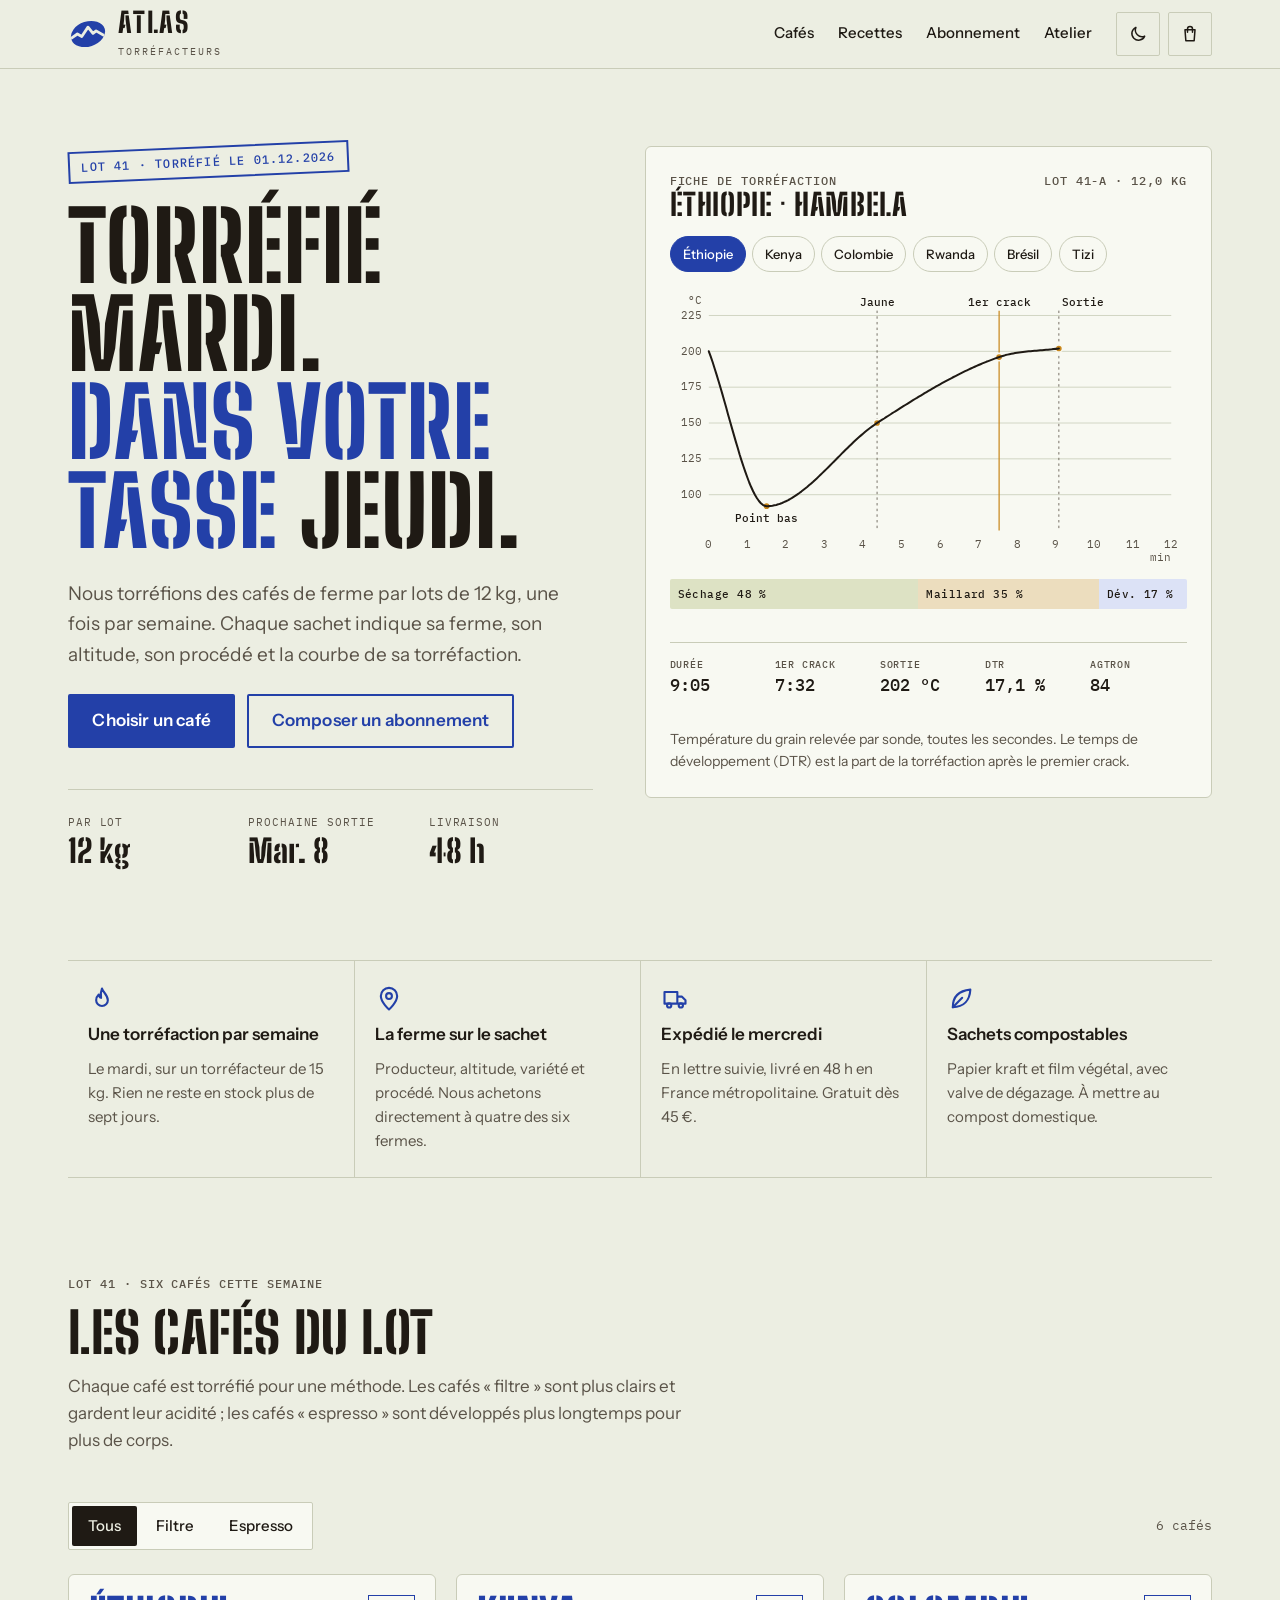
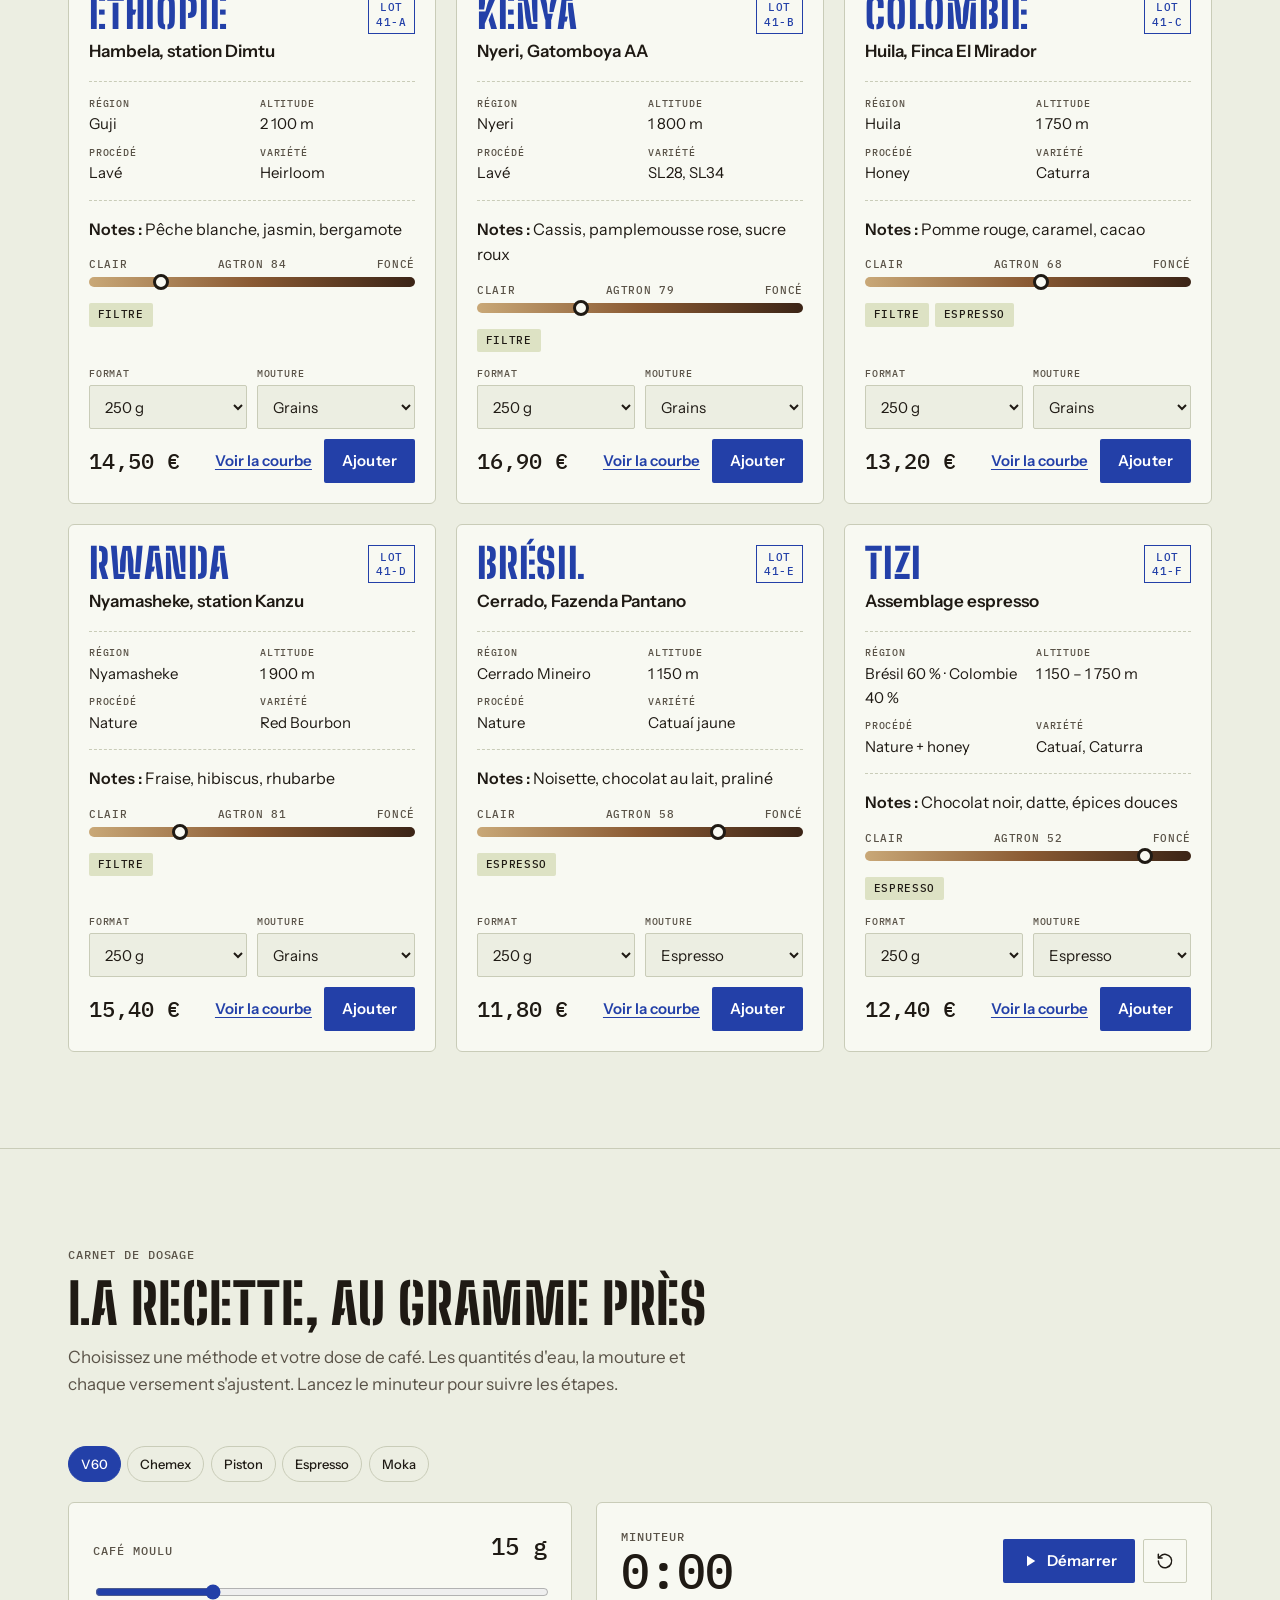
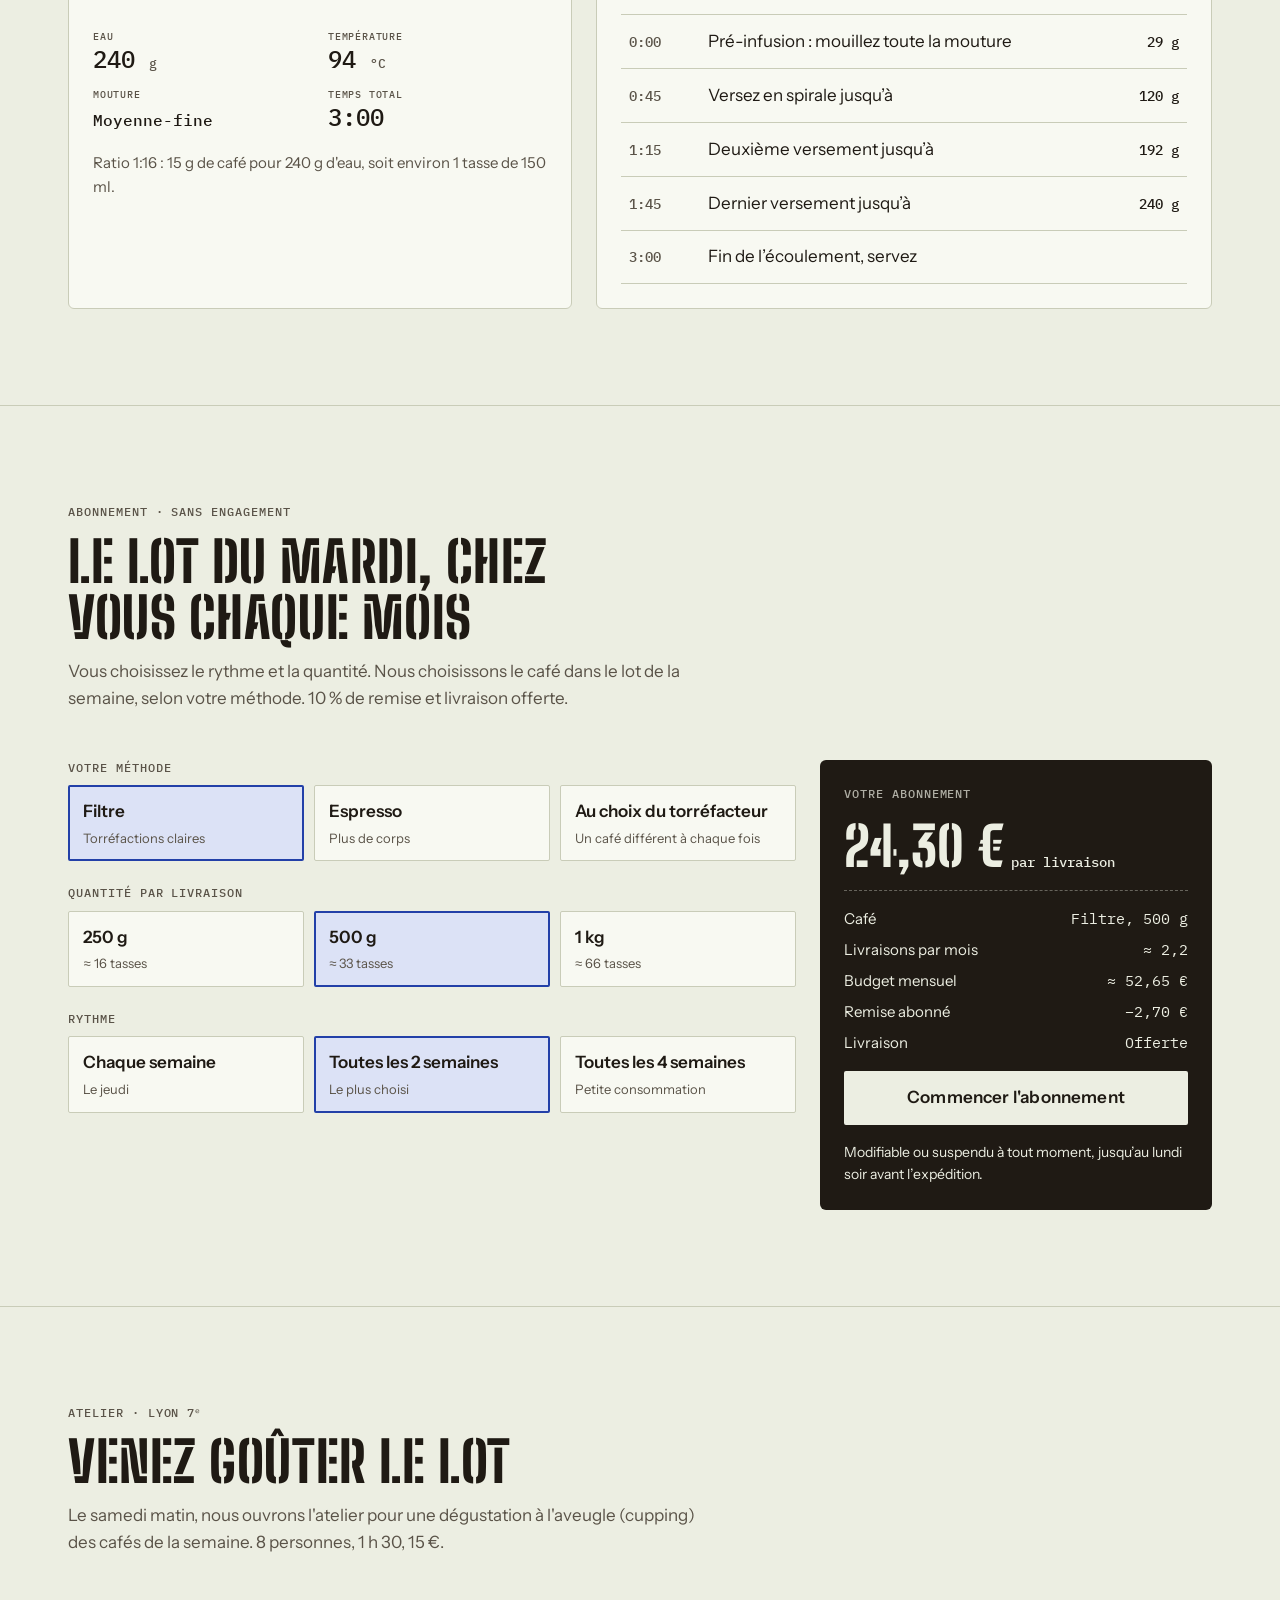
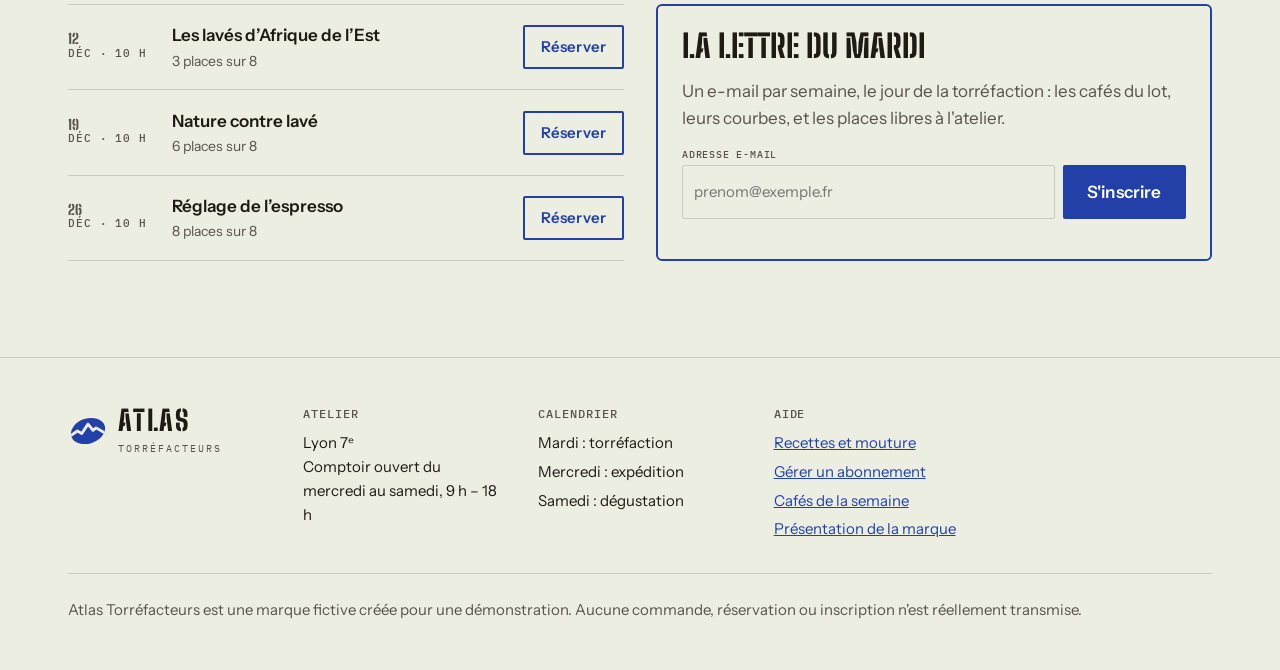
<file: atlas/index.html>
<!DOCTYPE html>
<html lang="fr">
<head>
<meta charset="utf-8">
<meta name="viewport" content="width=device-width, initial-scale=1, viewport-fit=cover">
<title>Atlas Torréfacteurs</title>
<meta name="description" content="Atlas Torréfacteurs : cafés de spécialité torréfiés en petits lots le mardi, expédiés en 48 h, avec la courbe de torréfaction de chaque lot.">
<link rel="icon" href="assets/logo/atlas-mark.svg" type="image/svg+xml">
<link rel="preconnect" href="https://fonts.googleapis.com">
<link rel="preconnect" href="https://fonts.gstatic.com" crossorigin>
<link rel="stylesheet" href="https://fonts.googleapis.com/css2?family=Big+Shoulders+Stencil:wght@700;800&family=IBM+Plex+Mono:wght@400;500&family=Instrument+Sans:wght@400;500;600&display=swap">
<link rel="stylesheet" href="assets/design-tokens.css">
<style>
/* Layout : fiche d'atelier — titre au pochoir à gauche, fiche de torréfaction vivante à droite ;
   la boutique reprend les étiquettes de sacs de jute, les recettes un carnet de dosage. */
:root {
  /* Repris de assets/design-tokens.css (design-system), redéclarés ici pour le thème sombre. */
  --color-background: #ECEEE2;
  --color-surface: #F8F9F2;
  --color-foreground: #1F1A14;
  --color-muted-foreground: #5A5348;
  --color-border: #C9CCB8;
  --color-primary: #2340A8;
  --color-primary-hover: #182E7E;
  --color-primary-soft: #DCE2F6;
  --color-on-primary: #FFFFFF;
  --color-secondary: #6E7A3C;
  --color-secondary-soft: #DDE2C4;
  --color-accent: #C8861A;
  --color-scrim: rgba(20, 17, 13, .5);
  /* Échelle Agtron : couleurs réelles du grain, identiques dans les deux thèmes. */
  --agtron-95: #C9A877;
  --agtron-70: #8A5A33;
  --agtron-45: #3B2416;

  --font-display: 'Big Shoulders Stencil', 'Arial Narrow', 'Helvetica Neue', sans-serif;
  --font-body: 'Instrument Sans', 'Helvetica Neue', Arial, sans-serif;
  --font-mono: 'IBM Plex Mono', ui-monospace, Menlo, Consolas, monospace;

  --step--1: .8125rem;
  --step-0: 1.0625rem;
  --step-1: 1.375rem;
  --step-2: clamp(2.4rem, 5vw, 3.5rem);
  --step-3: clamp(3.4rem, 8vw, 6rem);

  --radius-sm: 2px;
  --radius-md: 6px;
  --gutter: clamp(16px, 4vw, 48px);
  --ease: cubic-bezier(.2, .7, .2, 1);
}
@media (prefers-color-scheme: dark) {
  :root:not([data-theme="light"]) {
    --color-background: #14110D; --color-surface: #1E1A15; --color-foreground: #ECEADF;
    --color-muted-foreground: #B3AC9C; --color-border: #3A342B; --color-primary: #8FA3F5;
    --color-primary-hover: #B4C2F8; --color-primary-soft: #232B4A; --color-on-primary: #0F1430;
    --color-secondary: #A9B56E; --color-secondary-soft: #2A2E1C; --color-accent: #E2A443;
    --color-scrim: rgba(0, 0, 0, .65);
    color-scheme: dark;
  }
}
:root[data-theme="dark"] {
  --color-background: #14110D; --color-surface: #1E1A15; --color-foreground: #ECEADF;
  --color-muted-foreground: #B3AC9C; --color-border: #3A342B; --color-primary: #8FA3F5;
  --color-primary-hover: #B4C2F8; --color-primary-soft: #232B4A; --color-on-primary: #0F1430;
  --color-secondary: #A9B56E; --color-secondary-soft: #2A2E1C; --color-accent: #E2A443;
  --color-scrim: rgba(0, 0, 0, .65);
  color-scheme: dark;
}

*, *::before, *::after { box-sizing: border-box; }
html { scroll-behavior: smooth; scroll-padding-top: 84px; }
body {
  margin: 0;
  background: var(--color-background);
  color: var(--color-foreground);
  font-family: var(--font-body);
  font-size: var(--step-0);
  line-height: 1.6;
  -webkit-font-smoothing: antialiased;
}
[hidden] { display: none !important; }
img, svg { max-width: 100%; display: block; }
a { color: var(--color-primary); }
button, input, select { font: inherit; color: inherit; }
button { cursor: pointer; }
:focus-visible { outline: 2px solid var(--color-primary); outline-offset: 3px; }
h1, h2, h3 { margin: 0; text-wrap: balance; }
p { margin: 0; }
.wrap { width: 100%; max-width: 1240px; margin-inline: auto; padding-inline: var(--gutter); }
.label {
  font-family: var(--font-mono);
  font-size: .75rem;
  font-weight: 500;
  letter-spacing: .08em;
  text-transform: uppercase;
  color: var(--color-muted-foreground);
}
.num { font-family: var(--font-mono); font-variant-numeric: tabular-nums; }
.visually-hidden { position: absolute; width: 1px; height: 1px; overflow: hidden; clip: rect(0 0 0 0); white-space: nowrap; }

/* ---------- Boutons ---------- */
.btn {
  display: inline-flex; align-items: center; justify-content: center; gap: .5rem;
  min-height: 48px; padding: .7rem 1.4rem;
  border: 2px solid var(--color-primary); border-radius: var(--radius-sm);
  background: var(--color-primary); color: var(--color-on-primary);
  font-weight: 600; text-decoration: none; letter-spacing: .01em;
  transition: background-color .2s var(--ease), border-color .2s var(--ease), color .2s var(--ease), transform .15s var(--ease);
}
.btn:hover { background: var(--color-primary-hover); border-color: var(--color-primary-hover); }
.btn:active { transform: translateY(1px); }
.btn--ghost { background: transparent; color: var(--color-primary); }
.btn--ghost:hover { background: var(--color-primary-soft); color: var(--color-primary); border-color: var(--color-primary); }
.btn--small { min-height: 44px; padding: .5rem 1rem; font-size: .9375rem; }
.icon-btn {
  display: inline-grid; place-items: center; width: 44px; height: 44px;
  border: 1px solid var(--color-border); border-radius: var(--radius-sm);
  background: transparent; transition: background-color .2s var(--ease);
}
.icon-btn:hover { background: var(--color-surface); }
.icon-btn svg { width: 20px; height: 20px; }

/* ---------- En-tête ---------- */
.site-header {
  position: sticky; top: env(safe-area-inset-top, 0px); z-index: 20;
  background: color-mix(in srgb, var(--color-background) 92%, transparent);
  backdrop-filter: blur(8px);
  border-bottom: 1px solid var(--color-border);
}
.site-header .wrap { display: flex; align-items: center; gap: 1.5rem; min-height: 68px; }
.brand { display: flex; align-items: center; gap: .65rem; text-decoration: none; color: var(--color-foreground); }
.brand svg { width: 40px; height: 40px; }
.brand-name { font-family: var(--font-display); font-weight: 800; font-size: 1.75rem; letter-spacing: .06em; line-height: 1; }
.brand-sub { display: block; font-family: var(--font-mono); font-size: .625rem; letter-spacing: .2em; color: var(--color-muted-foreground); margin-top: 2px; }
.nav { display: flex; gap: 1.5rem; margin-left: auto; }
.nav a { color: var(--color-foreground); text-decoration: none; font-weight: 500; font-size: .9375rem; padding-block: .5rem; border-bottom: 2px solid transparent; }
.nav a:hover { border-color: var(--color-primary); }
.header-actions { display: flex; gap: .5rem; }
.cart-btn { position: relative; }
.cart-count {
  position: absolute; top: -6px; right: -6px; min-width: 20px; height: 20px; padding: 0 5px;
  border-radius: 999px; background: var(--color-primary); color: var(--color-on-primary);
  font: 600 .6875rem/20px var(--font-mono); text-align: center;
}
@media (max-width: 820px) { .nav { display: none; } .header-actions { margin-left: auto; } }

/* ---------- Ouverture ---------- */
.hero { padding-block: clamp(2.5rem, 6vw, 5rem) clamp(3rem, 6vw, 5rem); }
.hero .wrap { display: grid; grid-template-columns: 1fr; gap: clamp(2rem, 4vw, 3.5rem); align-items: start; }
@media (min-width: 980px) { .hero .wrap { grid-template-columns: minmax(0, 1fr) minmax(0, 1.08fr); } }
.hero-copy { display: flex; flex-direction: column; gap: 1.5rem; min-width: 0; }
.stamp {
  align-self: flex-start;
  display: inline-flex; gap: .75rem; padding: .35rem .7rem;
  border: 2px solid var(--color-primary); color: var(--color-primary);
  font: 500 .75rem/1.4 var(--font-mono); letter-spacing: .1em; text-transform: uppercase;
  transform: rotate(-2.5deg);
}
.hero h1 {
  font-family: var(--font-display); font-weight: 800; font-size: var(--step-3);
  line-height: .92; letter-spacing: .01em; text-transform: uppercase;
}
.hero h1 em { font-style: normal; color: var(--color-primary); }
.hero-lead { max-width: 34rem; font-size: 1.1875rem; color: var(--color-muted-foreground); }
.hero-ctas { display: flex; flex-wrap: wrap; gap: .75rem; }
.facts { display: grid; grid-template-columns: repeat(3, minmax(0, 1fr)); gap: 1rem; padding-top: 1.5rem; border-top: 1px solid var(--color-border); max-width: 34rem; }
.facts dt { font-family: var(--font-mono); font-size: .6875rem; letter-spacing: .08em; text-transform: uppercase; color: var(--color-muted-foreground); }
.facts dd { margin: .2rem 0 0; font-family: var(--font-display); font-weight: 800; font-size: 2rem; line-height: 1; }

/* Fiche de torréfaction */
.roastlog {
  min-width: 0;
  background: var(--color-surface);
  border: 1px solid var(--color-border);
  border-radius: var(--radius-md);
  padding: clamp(1rem, 2.5vw, 1.5rem);
  display: flex; flex-direction: column; gap: 1rem;
}
.roastlog-head { display: flex; justify-content: space-between; align-items: baseline; gap: 1rem; flex-wrap: wrap; }
.roastlog-title { font-family: var(--font-display); font-weight: 800; font-size: 1.9rem; line-height: 1; text-transform: uppercase; letter-spacing: .02em; }
.chips { display: flex; flex-wrap: wrap; gap: .4rem; }
.chip {
  min-height: 36px; padding: .3rem .75rem; border: 1px solid var(--color-border); border-radius: 999px;
  background: transparent; font-size: .8125rem; font-weight: 500;
  transition: background-color .2s var(--ease), border-color .2s var(--ease), color .2s var(--ease);
}
.chip:hover { border-color: var(--color-primary); }
.chip[aria-pressed="true"] { background: var(--color-primary); border-color: var(--color-primary); color: var(--color-on-primary); }
.chart-box { width: 100%; }
.chart-box svg { width: 100%; height: auto; overflow: visible; }
.chart-grid line { stroke: var(--color-border); stroke-width: 1; }
.chart-axis text { fill: var(--color-muted-foreground); font: 400 13px var(--font-mono); }
.chart-curve { fill: none; stroke: var(--color-foreground); stroke-width: 2.5; stroke-linejoin: round; stroke-linecap: round; }
.chart-event line { stroke: var(--color-muted-foreground); stroke-width: 1; stroke-dasharray: 3 4; }
.chart-event text { fill: var(--color-foreground); font: 500 13px var(--font-mono); }
.chart-event.is-crack line { stroke: var(--color-accent); stroke-dasharray: none; stroke-width: 1.5; }
.chart-dot { fill: var(--color-accent); stroke: var(--color-surface); stroke-width: 2; }
.chart-probe { fill: var(--color-primary); }
.chart-hover-line { stroke: var(--color-foreground); stroke-width: 1; }
.chart-hover-box { fill: var(--color-foreground); }
.chart-hover-text { fill: var(--color-background); font: 500 13px var(--font-mono); }
.phases { display: flex; height: 30px; border-radius: var(--radius-sm); overflow: hidden; font: 500 .6875rem/30px var(--font-mono); letter-spacing: .04em; }
.phases span { white-space: nowrap; overflow: hidden; text-overflow: ellipsis; padding-inline: .5rem; transition: flex-basis .5s var(--ease); }
.phase-dry { background: var(--color-secondary-soft); }
.phase-maillard { background: color-mix(in srgb, var(--color-accent) 24%, var(--color-surface)); }
.phase-dev { background: var(--color-primary-soft); }
.roast-stats { display: grid; grid-template-columns: repeat(5, minmax(0, 1fr)); gap: .5rem; border-top: 1px solid var(--color-border); padding-top: .9rem; }
.roast-stats div { min-width: 0; }
.roast-stats dt { font: 500 .625rem/1.3 var(--font-mono); letter-spacing: .08em; text-transform: uppercase; color: var(--color-muted-foreground); }
.roast-stats dd { margin: .25rem 0 0; font: 500 1.0625rem/1.2 var(--font-mono); font-variant-numeric: tabular-nums; }
@media (max-width: 560px) { .roast-stats { grid-template-columns: repeat(3, minmax(0, 1fr)); row-gap: .9rem; } }
.roastlog-note { font-size: .875rem; color: var(--color-muted-foreground); }

/* ---------- Sections ---------- */
.section { padding-block: clamp(3.5rem, 8vw, 6rem); border-top: 1px solid var(--color-border); }
.section-head { display: grid; gap: .75rem; margin-bottom: clamp(2rem, 4vw, 3rem); max-width: 46rem; }
.section-head h2 { font-family: var(--font-display); font-weight: 800; font-size: var(--step-2); line-height: 1; text-transform: uppercase; letter-spacing: .01em; }
.section-head p { color: var(--color-muted-foreground); max-width: 40rem; }

/* Engagements */
.pledges { display: grid; grid-template-columns: repeat(auto-fit, minmax(min(100%, 240px), 1fr)); gap: 0; border-block: 1px solid var(--color-border); }
.pledge { padding: 1.5rem 1.25rem; display: grid; gap: .5rem; align-content: start; }
.pledge + .pledge { border-left: 1px solid var(--color-border); }
@media (max-width: 1040px) { .pledge + .pledge { border-left: 0; border-top: 1px solid var(--color-border); } }
.pledge svg { width: 28px; height: 28px; color: var(--color-primary); }
.pledge h3 { font-size: 1.0625rem; font-weight: 600; }
.pledge p { font-size: .9375rem; color: var(--color-muted-foreground); }

/* Boutique */
.shop-bar { display: flex; flex-wrap: wrap; align-items: center; justify-content: space-between; gap: 1rem; margin-bottom: 1.5rem; }
.segmented { display: inline-flex; border: 1px solid var(--color-border); border-radius: var(--radius-sm); padding: 3px; gap: 3px; background: var(--color-surface); }
.segmented button { min-height: 40px; padding: .3rem 1rem; border: 0; border-radius: var(--radius-sm); background: transparent; font-size: .9375rem; font-weight: 500; }
.segmented button[aria-pressed="true"] { background: var(--color-foreground); color: var(--color-background); }
.results-count { font-family: var(--font-mono); font-size: .8125rem; color: var(--color-muted-foreground); }
.grid { display: grid; grid-template-columns: repeat(auto-fill, minmax(min(100%, 330px), 1fr)); gap: 1.25rem; }
.sack {
  min-width: 0;
  display: flex; flex-direction: column; gap: 1rem;
  background: var(--color-surface); border: 1px solid var(--color-border); border-radius: var(--radius-md);
  padding: 1.25rem;
}
.sack-top { display: flex; justify-content: space-between; align-items: start; gap: .75rem; }
.sack-origin { font-family: var(--font-display); font-weight: 800; font-size: 2.6rem; line-height: .9; text-transform: uppercase; color: var(--color-primary); letter-spacing: .02em; }
.sack-name { margin-top: .35rem; font-weight: 600; }
.sack-lot { flex-shrink: 0; font: 500 .6875rem/1.3 var(--font-mono); letter-spacing: .06em; padding: .25rem .45rem; border: 1px solid var(--color-primary); color: var(--color-primary); text-align: center; }
.sack-specs { display: grid; grid-template-columns: repeat(2, minmax(0, 1fr)); gap: .6rem 1rem; margin: 0; padding-block: .9rem; border-block: 1px dashed var(--color-border); }
.sack-specs dt { font: 500 .625rem/1.3 var(--font-mono); letter-spacing: .08em; text-transform: uppercase; color: var(--color-muted-foreground); }
.sack-specs dd { margin: .15rem 0 0; font-size: .9375rem; }
.sack-notes { font-size: 1rem; }
.sack-notes strong { font-weight: 600; }
.agtron { display: grid; gap: .35rem; }
.agtron-head { display: flex; justify-content: space-between; font: 500 .6875rem/1.2 var(--font-mono); letter-spacing: .06em; text-transform: uppercase; color: var(--color-muted-foreground); }
.agtron-bar { position: relative; height: 10px; border-radius: 999px; background: linear-gradient(90deg, var(--agtron-95), var(--agtron-70), var(--agtron-45)); }
.agtron-bar i { position: absolute; top: 50%; width: 16px; height: 16px; border-radius: 50%; transform: translate(-50%, -50%); background: var(--color-surface); border: 3px solid var(--color-foreground); }
.tags { display: flex; flex-wrap: wrap; gap: .4rem; }
.tag { font: 500 .6875rem/1 var(--font-mono); letter-spacing: .06em; text-transform: uppercase; padding: .4rem .55rem; border-radius: var(--radius-sm); background: var(--color-secondary-soft); color: var(--color-foreground); }
.sack-buy { margin-top: auto; display: grid; grid-template-columns: repeat(2, minmax(0, 1fr)); gap: .6rem; }
.field { display: grid; gap: .3rem; min-width: 0; }
.field label { font: 500 .625rem/1.2 var(--font-mono); letter-spacing: .08em; text-transform: uppercase; color: var(--color-muted-foreground); }
select, input[type="number"], input[type="email"] {
  width: 100%; min-height: 44px; padding: .5rem .7rem;
  border: 1px solid var(--color-border); border-radius: var(--radius-sm);
  background: var(--color-background); font-size: .9375rem;
}
select:focus-visible, input:focus-visible { outline: 2px solid var(--color-primary); outline-offset: 1px; }
.sack-foot { grid-column: 1 / -1; display: flex; align-items: center; justify-content: space-between; gap: .75rem; flex-wrap: wrap; }
.price { font: 500 1.375rem/1 var(--font-mono); font-variant-numeric: tabular-nums; }
.price small { font-size: .75rem; color: var(--color-muted-foreground); margin-left: .25rem; }
.sack-actions { display: flex; gap: .5rem; flex-wrap: wrap; }
.link-btn { min-height: 44px; border: 0; background: none; padding: 0 .25rem; color: var(--color-primary); font-weight: 600; font-size: .9375rem; text-decoration: underline; text-underline-offset: 3px; }

/* Recettes */
.brew { display: grid; grid-template-columns: 1fr; gap: 1.5rem; }
@media (min-width: 900px) { .brew { grid-template-columns: minmax(0, .9fr) minmax(0, 1.1fr); } }
.tabs { display: flex; flex-wrap: wrap; gap: .4rem; margin-bottom: 1.25rem; }
.panel { background: var(--color-surface); border: 1px solid var(--color-border); border-radius: var(--radius-md); padding: clamp(1rem, 2.5vw, 1.5rem); min-width: 0; display: grid; gap: 1.25rem; align-content: start; }
.dose { display: grid; gap: .5rem; }
.dose-row { display: flex; align-items: baseline; justify-content: space-between; gap: 1rem; }
input[type="range"] { width: 100%; accent-color: var(--color-primary); min-height: 32px; }
.recipe { display: grid; grid-template-columns: repeat(2, minmax(0, 1fr)); gap: 1rem; margin: 0; }
.recipe dt { font: 500 .625rem/1.3 var(--font-mono); letter-spacing: .08em; text-transform: uppercase; color: var(--color-muted-foreground); }
.recipe dd { margin: .2rem 0 0; font: 500 1.5rem/1.1 var(--font-mono); font-variant-numeric: tabular-nums; }
.recipe dd small { font-size: .8125rem; color: var(--color-muted-foreground); }
.ratio-line { font-size: .9375rem; color: var(--color-muted-foreground); }
.timer { display: flex; align-items: center; justify-content: space-between; gap: 1rem; flex-wrap: wrap; }
.timer-clock { font: 500 3rem/1 var(--font-mono); font-variant-numeric: tabular-nums; letter-spacing: -.02em; }
.timer-btns { display: flex; gap: .5rem; }
.steps { list-style: none; margin: 0; padding: 0; display: grid; }
.steps li { display: grid; grid-template-columns: 4.2rem minmax(0, 1fr) auto; gap: .75rem; align-items: baseline; padding: .8rem .5rem; border-top: 1px solid var(--color-border); transition: background-color .25s var(--ease); }
.steps li:last-child { border-bottom: 1px solid var(--color-border); }
.steps .t { font: 500 .875rem var(--font-mono); font-variant-numeric: tabular-nums; color: var(--color-muted-foreground); }
.steps .w { font: 500 .875rem var(--font-mono); font-variant-numeric: tabular-nums; text-align: right; white-space: nowrap; }
.steps li.is-now { background: var(--color-primary-soft); }
.steps li.is-now .t { color: var(--color-primary); }
.steps li.is-done { color: var(--color-muted-foreground); }

/* Abonnement */
.sub { display: grid; grid-template-columns: 1fr; gap: 1.5rem; align-items: start; }
@media (min-width: 900px) { .sub { grid-template-columns: minmax(0, 1.3fr) minmax(0, .7fr); } }
fieldset { border: 0; margin: 0; padding: 0; min-width: 0; }
legend { padding: 0; margin-bottom: .6rem; font: 500 .75rem/1.3 var(--font-mono); letter-spacing: .08em; text-transform: uppercase; color: var(--color-muted-foreground); }
.options { display: grid; grid-template-columns: repeat(auto-fit, minmax(min(100%, 150px), 1fr)); gap: .6rem; }
.option { position: relative; }
.option input { position: absolute; opacity: 0; inset: 0; margin: 0; cursor: pointer; }
.option span {
  display: grid; gap: .15rem; min-height: 64px; padding: .75rem .9rem;
  border: 1px solid var(--color-border); border-radius: var(--radius-sm); background: var(--color-surface);
  transition: border-color .2s var(--ease), background-color .2s var(--ease);
}
.option b { font-weight: 600; }
.option small { font-size: .8125rem; color: var(--color-muted-foreground); }
.option input:checked + span { border: 2px solid var(--color-primary); background: var(--color-primary-soft); padding: calc(.75rem - 1px) calc(.9rem - 1px); }
.option input:focus-visible + span { outline: 2px solid var(--color-primary); outline-offset: 2px; }
.sub-form { display: grid; gap: 1.5rem; }
.ticket {
  background: var(--color-foreground); color: var(--color-background);
  border-radius: var(--radius-md); padding: 1.5rem; display: grid; gap: 1rem;
}
.ticket .label { color: color-mix(in srgb, var(--color-background) 70%, var(--color-foreground)); }
.ticket-price { font: 800 3.4rem/1 var(--font-display); }
.ticket-price small { font: 500 .875rem var(--font-mono); margin-left: .3rem; }
.ticket ul { list-style: none; margin: 0; padding: 1rem 0 0; display: grid; gap: .45rem; border-top: 1px dashed color-mix(in srgb, var(--color-background) 35%, var(--color-foreground)); font-size: .9375rem; }
.ticket li { display: flex; justify-content: space-between; gap: 1rem; }
.ticket li span:last-child { font-family: var(--font-mono); font-variant-numeric: tabular-nums; }
.ticket .btn { background: var(--color-background); border-color: var(--color-background); color: var(--color-foreground); }
.ticket .btn:hover { background: var(--color-primary-soft); border-color: var(--color-primary-soft); }
.ticket-note { font-size: .875rem; }

/* Atelier */
.atelier { display: grid; grid-template-columns: 1fr; gap: 2rem; }
@media (min-width: 900px) { .atelier { grid-template-columns: minmax(0, 1fr) minmax(0, 1fr); } }
.sessions { list-style: none; margin: 0; padding: 0; display: grid; }
.session { display: grid; grid-template-columns: 5.5rem minmax(0, 1fr) auto; gap: 1rem; align-items: center; padding-block: 1rem; border-top: 1px solid var(--color-border); }
.session:last-child { border-bottom: 1px solid var(--color-border); }
.session-date { font-family: var(--font-display); font-weight: 800; font-size: 2.2rem; line-height: .9; text-transform: uppercase; }
.session-date small { display: block; font: 500 .6875rem/1.4 var(--font-mono); letter-spacing: .08em; color: var(--color-muted-foreground); }
.session h3 { font-size: 1.0625rem; font-weight: 600; }
.session p { font-size: .875rem; color: var(--color-muted-foreground); }
@media (max-width: 520px) { .session { grid-template-columns: 4.5rem minmax(0, 1fr); } .session .btn { grid-column: 1 / -1; } }
.newsletter { display: grid; gap: 1rem; align-content: start; padding: 1.5rem; border: 2px solid var(--color-primary); border-radius: var(--radius-md); }
.newsletter h3 { font-family: var(--font-display); font-weight: 800; font-size: 2rem; line-height: 1; text-transform: uppercase; }
.newsletter p { color: var(--color-muted-foreground); }
.nl-row { display: flex; gap: .5rem; flex-wrap: wrap; }
.nl-row input { flex: 1 1 220px; }
.field-error { color: var(--color-accent); font-size: .875rem; font-weight: 500; }
.form-ok { font-size: .9375rem; font-weight: 500; color: var(--color-secondary); }

/* Pied de page */
.site-footer { border-top: 1px solid var(--color-border); padding-block: 3rem; }
.site-footer .wrap { display: grid; grid-template-columns: repeat(auto-fit, minmax(min(100%, 200px), 1fr)); gap: 2rem; }
.site-footer h4 { margin: 0 0 .6rem; font: 500 .75rem/1.3 var(--font-mono); letter-spacing: .08em; text-transform: uppercase; color: var(--color-muted-foreground); }
.site-footer p, .site-footer li { font-size: .9375rem; }
.site-footer ul { list-style: none; margin: 0; padding: 0; display: grid; gap: .3rem; }
.footer-legal { grid-column: 1 / -1; padding-top: 1.5rem; border-top: 1px solid var(--color-border); font-size: .8125rem; color: var(--color-muted-foreground); }

/* Panier */
.scrim { position: fixed; inset: 0; z-index: 40; background: var(--color-scrim); opacity: 0; transition: opacity .25s var(--ease); }
.scrim.is-open { opacity: 1; }
.drawer {
  position: fixed; z-index: 50; top: 0; right: 0; bottom: 0; width: min(420px, 100%);
  display: flex; flex-direction: column;
  padding: calc(1.25rem + env(safe-area-inset-top, 0px)) 1.25rem calc(1.25rem + env(safe-area-inset-bottom, 0px));
  background: var(--color-surface); border-left: 1px solid var(--color-border);
  transform: translateX(100%); transition: transform .3s var(--ease);
}
.drawer.is-open { transform: none; }
.drawer-head { display: flex; justify-content: space-between; align-items: center; padding-bottom: 1rem; border-bottom: 1px solid var(--color-border); }
.drawer-head h2 { font-family: var(--font-display); font-weight: 800; font-size: 2rem; text-transform: uppercase; line-height: 1; }
.ship { padding-block: 1rem; display: grid; gap: .5rem; font-size: .875rem; }
.ship-bar { height: 6px; border-radius: 999px; background: var(--color-border); overflow: hidden; }
.ship-bar i { display: block; height: 100%; background: var(--color-secondary); transition: width .3s var(--ease); }
.lines { flex: 1; overflow-y: auto; list-style: none; margin: 0; padding: 0; }
.line { display: grid; grid-template-columns: minmax(0, 1fr) auto; gap: .35rem 1rem; padding-block: 1rem; border-top: 1px solid var(--color-border); }
.line-name { font-weight: 600; }
.line-meta { font-size: .8125rem; color: var(--color-muted-foreground); grid-column: 1; }
.line-price { font-family: var(--font-mono); font-variant-numeric: tabular-nums; text-align: right; }
.qty { display: inline-flex; align-items: center; border: 1px solid var(--color-border); border-radius: var(--radius-sm); }
.qty button { width: 40px; height: 40px; border: 0; background: none; display: grid; place-items: center; }
.qty button svg { width: 16px; height: 16px; }
.qty span { min-width: 2rem; text-align: center; font-family: var(--font-mono); }
.line-qty { grid-column: 2; grid-row: 2 / span 2; align-self: end; justify-self: end; }
.empty { padding-block: 2.5rem; color: var(--color-muted-foreground); display: grid; gap: 1rem; justify-items: start; }
.drawer-foot { border-top: 1px solid var(--color-border); padding-top: 1rem; display: grid; gap: .75rem; }
.totals { display: grid; gap: .3rem; font-size: .9375rem; }
.totals div { display: flex; justify-content: space-between; }
.totals span:last-child { font-family: var(--font-mono); font-variant-numeric: tabular-nums; }
.totals .total { font-weight: 600; font-size: 1.0625rem; }
.demo-note { font-size: .8125rem; color: var(--color-muted-foreground); }

.toast {
  position: fixed; left: 50%; bottom: calc(1.25rem + env(safe-area-inset-bottom, 0px)); z-index: 60;
  transform: translate(-50%, 140%); padding: .8rem 1.1rem; max-width: calc(100% - 32px);
  background: var(--color-foreground); color: var(--color-background); border-radius: var(--radius-sm);
  font-size: .9375rem; font-weight: 500; visibility: hidden; transition: transform .3s var(--ease), visibility 0s .3s;
}
.toast.is-on { transform: translate(-50%, 0); visibility: visible; transition: transform .3s var(--ease); }

@media (prefers-reduced-motion: reduce) {
  html { scroll-behavior: auto; }
  *, *::before, *::after { transition-duration: .01ms !important; animation-duration: .01ms !important; }
}
</style>
</head>
<body>

<svg width="0" height="0" style="position:absolute" aria-hidden="true">
  <defs>
    <symbol id="i-bag" viewBox="0 0 24 24"><path d="M6 7h12l-1 13H7L6 7Z" fill="none" stroke="currentColor" stroke-width="1.8" stroke-linejoin="round"/><path d="M9 10V6a3 3 0 0 1 6 0v4" fill="none" stroke="currentColor" stroke-width="1.8" stroke-linecap="round"/></symbol>
    <symbol id="i-moon" viewBox="0 0 24 24"><path d="M20 14.5A8 8 0 0 1 9.5 4a8 8 0 1 0 10.5 10.5Z" fill="none" stroke="currentColor" stroke-width="1.8" stroke-linejoin="round"/></symbol>
    <symbol id="i-sun" viewBox="0 0 24 24"><circle cx="12" cy="12" r="4" fill="none" stroke="currentColor" stroke-width="1.8"/><path d="M12 2v2M12 20v2M4.9 4.9l1.4 1.4M17.7 17.7l1.4 1.4M2 12h2M20 12h2M4.9 19.1l1.4-1.4M17.7 6.3l1.4-1.4" stroke="currentColor" stroke-width="1.8" stroke-linecap="round"/></symbol>
    <symbol id="i-x" viewBox="0 0 24 24"><path d="M6 6l12 12M18 6 6 18" stroke="currentColor" stroke-width="1.8" stroke-linecap="round"/></symbol>
    <symbol id="i-plus" viewBox="0 0 24 24"><path d="M12 5v14M5 12h14" stroke="currentColor" stroke-width="2" stroke-linecap="round"/></symbol>
    <symbol id="i-minus" viewBox="0 0 24 24"><path d="M5 12h14" stroke="currentColor" stroke-width="2" stroke-linecap="round"/></symbol>
    <symbol id="i-flame" viewBox="0 0 24 24"><path d="M12 3c1 3.5 5 5.5 5 10a5 5 0 0 1-10 0c0-2.2 1-3.6 2.2-4.8.3 1.6 1 2.6 2 2.8C10.6 8.3 11 5.5 12 3Z" fill="none" stroke="currentColor" stroke-width="1.8" stroke-linejoin="round"/></symbol>
    <symbol id="i-pin" viewBox="0 0 24 24"><path d="M12 21s-7-6.2-7-11.5a7 7 0 0 1 14 0C19 14.8 12 21 12 21Z" fill="none" stroke="currentColor" stroke-width="1.8" stroke-linejoin="round"/><circle cx="12" cy="9.5" r="2.5" fill="none" stroke="currentColor" stroke-width="1.8"/></symbol>
    <symbol id="i-truck" viewBox="0 0 24 24"><path d="M3 6h11v10H3zM14 10h4l3 3v3h-7" fill="none" stroke="currentColor" stroke-width="1.8" stroke-linejoin="round"/><circle cx="7" cy="17.5" r="1.8" fill="none" stroke="currentColor" stroke-width="1.8"/><circle cx="17" cy="17.5" r="1.8" fill="none" stroke="currentColor" stroke-width="1.8"/></symbol>
    <symbol id="i-scale" viewBox="0 0 24 24"><rect x="3" y="14" width="18" height="6" rx="1" fill="none" stroke="currentColor" stroke-width="1.8"/><path d="M7 14V9h10v5M12 9V5" fill="none" stroke="currentColor" stroke-width="1.8" stroke-linecap="round"/></symbol>
    <symbol id="i-leaf" viewBox="0 0 24 24"><path d="M5 19C5 10 10 5 20 4c-.5 9-5.5 15-15 15Z" fill="none" stroke="currentColor" stroke-width="1.8" stroke-linejoin="round"/><path d="M5 19 13 11" stroke="currentColor" stroke-width="1.8" stroke-linecap="round"/></symbol>
    <symbol id="i-play" viewBox="0 0 24 24"><path d="M8 5v14l11-7L8 5Z" fill="currentColor"/></symbol>
    <symbol id="i-pause" viewBox="0 0 24 24"><path d="M7 5h3.5v14H7zM13.5 5H17v14h-3.5z" fill="currentColor"/></symbol>
    <symbol id="i-reset" viewBox="0 0 24 24"><path d="M4 12a8 8 0 1 0 2.4-5.7L4 8.5M4 4v4.5h4.5" fill="none" stroke="currentColor" stroke-width="1.8" stroke-linecap="round" stroke-linejoin="round"/></symbol>
    <symbol id="atlas-mark" viewBox="0 0 64 64">
      <clipPath id="bean-clip"><ellipse cx="32" cy="32" rx="28" ry="20" transform="rotate(-18 32 32)"/></clipPath>
      <ellipse cx="32" cy="32" rx="28" ry="20" transform="rotate(-18 32 32)" fill="var(--color-primary)"/>
      <g clip-path="url(#bean-clip)"><path d="M2 41 L15 32 L22 36 L32 21 L40 31 L45 27 L62 37" fill="none" stroke="var(--color-background)" stroke-width="4.5" stroke-linejoin="round" stroke-linecap="round"/></g>
    </symbol>
  </defs>
</svg>

<header class="site-header">
  <div class="wrap">
    <a class="brand" href="#top" aria-label="Atlas Torréfacteurs, accueil">
      <svg aria-hidden="true"><use href="#atlas-mark"/></svg>
      <span><span class="brand-name">ATLAS</span><span class="brand-sub">TORRÉFACTEURS</span></span>
    </a>
    <nav class="nav" aria-label="Navigation principale">
      <a href="#cafes">Cafés</a>
      <a href="#recettes">Recettes</a>
      <a href="#abonnement">Abonnement</a>
      <a href="#atelier">Atelier</a>
    </nav>
    <div class="header-actions">
      <button class="icon-btn" id="theme-toggle" type="button" aria-label="Passer au thème sombre">
        <svg aria-hidden="true"><use href="#i-moon"/></svg>
      </button>
      <button class="icon-btn cart-btn" id="cart-open" type="button" aria-label="Ouvrir le panier, 0 article" aria-controls="drawer" aria-expanded="false">
        <svg aria-hidden="true"><use href="#i-bag"/></svg>
        <span class="cart-count" id="cart-count" hidden>0</span>
      </button>
    </div>
  </div>
</header>

<main id="top">
  <section class="hero" aria-labelledby="hero-title">
    <div class="wrap">
      <div class="hero-copy">
        <span class="stamp" id="lot-stamp">Lot 41 · Torréfié le 29.09.2026</span>
        <h1 id="hero-title">Torréfié mardi. <em>Dans votre tasse</em> jeudi.</h1>
        <p class="hero-lead">Nous torréfions des cafés de ferme par lots de 12 kg, une fois par semaine. Chaque sachet indique sa ferme, son altitude, son procédé et la courbe de sa torréfaction.</p>
        <div class="hero-ctas">
          <a class="btn" href="#cafes">Choisir un café</a>
          <a class="btn btn--ghost" href="#abonnement">Composer un abonnement</a>
        </div>
        <dl class="facts">
          <div><dt>Par lot</dt><dd class="num">12 kg</dd></div>
          <div><dt>Prochaine sortie</dt><dd id="next-roast">Mar. 6</dd></div>
          <div><dt>Livraison</dt><dd>48 h</dd></div>
        </dl>
      </div>

      <article class="roastlog" aria-labelledby="log-title">
        <div class="roastlog-head">
          <div>
            <p class="label">Fiche de torréfaction</p>
            <h2 class="roastlog-title" id="log-title">Éthiopie · Hambela</h2>
          </div>
          <span class="label num" id="log-batch">Lot 41-A · 12,0 kg</span>
        </div>
        <div class="chips" role="group" aria-label="Choisir le café affiché" id="log-chips"></div>
        <div class="chart-box" id="chart" role="img" aria-label="Courbe de température du grain pendant la torréfaction"></div>
        <div class="phases" id="phases" aria-label="Répartition des phases de torréfaction"></div>
        <dl class="roast-stats" id="roast-stats"></dl>
        <p class="roastlog-note">Température du grain relevée par sonde, toutes les secondes. Le temps de développement (DTR) est la part de la torréfaction après le premier crack.</p>
      </article>
    </div>
  </section>

  <section class="section" aria-labelledby="pledge-title" style="padding-block: 0; border-top: 0;">
    <div class="wrap">
      <h2 class="visually-hidden" id="pledge-title">Nos engagements</h2>
      <div class="pledges">
        <div class="pledge"><svg aria-hidden="true"><use href="#i-flame"/></svg><h3>Une torréfaction par semaine</h3><p>Le mardi, sur un torréfacteur de 15 kg. Rien ne reste en stock plus de sept jours.</p></div>
        <div class="pledge"><svg aria-hidden="true"><use href="#i-pin"/></svg><h3>La ferme sur le sachet</h3><p>Producteur, altitude, variété et procédé. Nous achetons directement à quatre des six fermes.</p></div>
        <div class="pledge"><svg aria-hidden="true"><use href="#i-truck"/></svg><h3>Expédié le mercredi</h3><p>En lettre suivie, livré en 48 h en France métropolitaine. Gratuit dès 45 €.</p></div>
        <div class="pledge"><svg aria-hidden="true"><use href="#i-leaf"/></svg><h3>Sachets compostables</h3><p>Papier kraft et film végétal, avec valve de dégazage. À mettre au compost domestique.</p></div>
      </div>
    </div>
  </section>

  <section class="section" id="cafes" aria-labelledby="cafes-title" style="border-top: 0;">
    <div class="wrap">
      <div class="section-head">
        <p class="label">Lot 41 · Six cafés cette semaine</p>
        <h2 id="cafes-title">Les cafés du lot</h2>
        <p>Chaque café est torréfié pour une méthode. Les cafés « filtre » sont plus clairs et gardent leur acidité ; les cafés « espresso » sont développés plus longtemps pour plus de corps.</p>
      </div>
      <div class="shop-bar">
        <div class="segmented" role="group" aria-label="Filtrer par méthode" id="filters">
          <button type="button" data-filter="all" aria-pressed="true">Tous</button>
          <button type="button" data-filter="filtre" aria-pressed="false">Filtre</button>
          <button type="button" data-filter="espresso" aria-pressed="false">Espresso</button>
        </div>
        <p class="results-count" id="results-count" aria-live="polite">6 cafés</p>
      </div>
      <div class="grid" id="grid"></div>
    </div>
  </section>

  <section class="section" id="recettes" aria-labelledby="brew-title">
    <div class="wrap">
      <div class="section-head">
        <p class="label">Carnet de dosage</p>
        <h2 id="brew-title">La recette, au gramme près</h2>
        <p>Choisissez une méthode et votre dose de café. Les quantités d'eau, la mouture et chaque versement s'ajustent. Lancez le minuteur pour suivre les étapes.</p>
      </div>
      <div class="tabs" role="group" aria-label="Méthode d'extraction" id="methods"></div>
      <div class="brew">
        <div class="panel">
          <div class="dose">
            <div class="dose-row">
              <label class="label" for="dose">Café moulu</label>
              <span class="num" style="font-size:1.5rem;font-weight:500"><span id="dose-out">15</span> g</span>
            </div>
            <input type="range" id="dose" min="10" max="40" step="1" value="15">
          </div>
          <dl class="recipe" id="recipe"></dl>
          <p class="ratio-line" id="ratio-line"></p>
        </div>
        <div class="panel">
          <div class="timer">
            <div>
              <p class="label">Minuteur</p>
              <p class="timer-clock" id="clock" aria-live="off">0:00</p>
            </div>
            <div class="timer-btns">
              <button class="btn btn--small" type="button" id="timer-toggle"><svg width="18" height="18" aria-hidden="true"><use href="#i-play"/></svg><span>Démarrer</span></button>
              <button class="icon-btn" type="button" id="timer-reset" aria-label="Remettre le minuteur à zéro"><svg aria-hidden="true"><use href="#i-reset"/></svg></button>
            </div>
          </div>
          <ol class="steps" id="steps"></ol>
        </div>
      </div>
    </div>
  </section>

  <section class="section" id="abonnement" aria-labelledby="sub-title">
    <div class="wrap">
      <div class="section-head">
        <p class="label">Abonnement · sans engagement</p>
        <h2 id="sub-title">Le lot du mardi, chez vous chaque mois</h2>
        <p>Vous choisissez le rythme et la quantité. Nous choisissons le café dans le lot de la semaine, selon votre méthode. 10 % de remise et livraison offerte.</p>
      </div>
      <div class="sub">
        <form class="sub-form" id="sub-form">
          <fieldset>
            <legend>Votre méthode</legend>
            <div class="options">
              <label class="option"><input type="radio" name="kind" value="filtre" checked><span><b>Filtre</b><small>Torréfactions claires</small></span></label>
              <label class="option"><input type="radio" name="kind" value="espresso"><span><b>Espresso</b><small>Plus de corps</small></span></label>
              <label class="option"><input type="radio" name="kind" value="mix"><span><b>Au choix du torréfacteur</b><small>Un café différent à chaque fois</small></span></label>
            </div>
          </fieldset>
          <fieldset>
            <legend>Quantité par livraison</legend>
            <div class="options">
              <label class="option"><input type="radio" name="qty" value="1"><span><b>250 g</b><small>≈ 16 tasses</small></span></label>
              <label class="option"><input type="radio" name="qty" value="2" checked><span><b>500 g</b><small>≈ 33 tasses</small></span></label>
              <label class="option"><input type="radio" name="qty" value="4"><span><b>1 kg</b><small>≈ 66 tasses</small></span></label>
            </div>
          </fieldset>
          <fieldset>
            <legend>Rythme</legend>
            <div class="options">
              <label class="option"><input type="radio" name="freq" value="1"><span><b>Chaque semaine</b><small>Le jeudi</small></span></label>
              <label class="option"><input type="radio" name="freq" value="2" checked><span><b>Toutes les 2 semaines</b><small>Le plus choisi</small></span></label>
              <label class="option"><input type="radio" name="freq" value="4"><span><b>Toutes les 4 semaines</b><small>Petite consommation</small></span></label>
            </div>
          </fieldset>
        </form>
        <aside class="ticket" aria-live="polite" aria-labelledby="ticket-title">
          <p class="label" id="ticket-title">Votre abonnement</p>
          <p class="ticket-price"><span id="sub-price">24,30 €</span><small>par livraison</small></p>
          <ul>
            <li><span>Café</span><span id="sub-kind">Filtre, 500 g</span></li>
            <li><span>Livraisons par mois</span><span id="sub-per-month">≈ 2,2</span></li>
            <li><span>Budget mensuel</span><span id="sub-month">≈ 52,60 €</span></li>
            <li><span>Remise abonné</span><span id="sub-saving">−2,70 €</span></li>
            <li><span>Livraison</span><span>Offerte</span></li>
          </ul>
          <button class="btn" type="button" id="sub-cta">Commencer l'abonnement</button>
          <p class="ticket-note" id="sub-note">Modifiable ou suspendu à tout moment, jusqu'au lundi soir avant l'expédition.</p>
        </aside>
      </div>
    </div>
  </section>

  <section class="section" id="atelier" aria-labelledby="atelier-title">
    <div class="wrap">
      <div class="section-head">
        <p class="label">Atelier · Lyon 7ᵉ</p>
        <h2 id="atelier-title">Venez goûter le lot</h2>
        <p>Le samedi matin, nous ouvrons l'atelier pour une dégustation à l'aveugle (cupping) des cafés de la semaine. 8 personnes, 1 h 30, 15 €.</p>
      </div>
      <div class="atelier">
        <ul class="sessions" id="sessions"></ul>
        <form class="newsletter" id="newsletter" novalidate>
          <h3>La lettre du mardi</h3>
          <p>Un e-mail par semaine, le jour de la torréfaction : les cafés du lot, leurs courbes, et les places libres à l'atelier.</p>
          <div class="field">
            <label for="nl-email">Adresse e-mail</label>
            <div class="nl-row">
              <input type="email" id="nl-email" name="email" autocomplete="email" placeholder="prenom@exemple.fr" aria-describedby="nl-msg">
              <button class="btn" type="submit">S'inscrire</button>
            </div>
          </div>
          <p id="nl-msg" aria-live="polite"></p>
        </form>
      </div>
    </div>
  </section>
</main>

<footer class="site-footer">
  <div class="wrap">
    <div>
      <a class="brand" href="#top" aria-label="Atlas Torréfacteurs, haut de page">
        <svg aria-hidden="true"><use href="#atlas-mark"/></svg>
        <span><span class="brand-name">ATLAS</span><span class="brand-sub">TORRÉFACTEURS</span></span>
      </a>
    </div>
    <div>
      <h4>Atelier</h4>
      <p>Lyon 7ᵉ<br>Comptoir ouvert du mercredi au samedi, 9 h – 18 h</p>
    </div>
    <div>
      <h4>Calendrier</h4>
      <ul><li>Mardi : torréfaction</li><li>Mercredi : expédition</li><li>Samedi : dégustation</li></ul>
    </div>
    <div>
      <h4>Aide</h4>
      <ul><li><a href="#recettes">Recettes et mouture</a></li><li><a href="#abonnement">Gérer un abonnement</a></li><li><a href="#cafes">Cafés de la semaine</a></li><li><a href="presentation/index.html">Présentation de la marque</a></li></ul>
    </div>
    <p class="footer-legal">Atlas Torréfacteurs est une marque fictive créée pour une démonstration. Aucune commande, réservation ou inscription n'est réellement transmise.</p>
  </div>
</footer>

<div class="scrim" id="scrim" hidden></div>
<aside class="drawer" id="drawer" aria-labelledby="drawer-title" aria-modal="true" role="dialog" hidden>
  <div class="drawer-head">
    <h2 id="drawer-title">Panier</h2>
    <button class="icon-btn" type="button" id="cart-close" aria-label="Fermer le panier"><svg aria-hidden="true"><use href="#i-x"/></svg></button>
  </div>
  <div class="ship" id="ship"></div>
  <ul class="lines" id="lines"></ul>
  <div class="drawer-foot" id="drawer-foot"></div>
</aside>
<div class="toast" id="toast" role="status" aria-live="polite"></div>

<script>
(() => {
  'use strict';

  /* ---------- Données ---------- */
  // Repères de torréfaction en secondes : jaunissement (150 °C), premier crack (196 °C), sortie.
  const COFFEES = [
    { id: 'eth', origin: 'Éthiopie', name: 'Hambela, station Dimtu', region: 'Guji', altitude: '2 100 m', process: 'Lavé', variety: 'Heirloom', notes: 'Pêche blanche, jasmin, bergamote', methods: ['filtre'], agtron: 84, price: 14.5, lot: '41-A', roast: { yellow: 262, crack: 452, drop: 545, end: 202 } },
    { id: 'ken', origin: 'Kenya', name: 'Nyeri, Gatomboya AA', region: 'Nyeri', altitude: '1 800 m', process: 'Lavé', variety: 'SL28, SL34', notes: 'Cassis, pamplemousse rose, sucre roux', methods: ['filtre'], agtron: 79, price: 16.9, lot: '41-B', roast: { yellow: 270, crack: 468, drop: 565, end: 204 } },
    { id: 'col', origin: 'Colombie', name: 'Huila, Finca El Mirador', region: 'Huila', altitude: '1 750 m', process: 'Honey', variety: 'Caturra', notes: 'Pomme rouge, caramel, cacao', methods: ['filtre', 'espresso'], agtron: 68, price: 13.2, lot: '41-C', roast: { yellow: 280, crack: 488, drop: 600, end: 207 } },
    { id: 'rwa', origin: 'Rwanda', name: 'Nyamasheke, station Kanzu', region: 'Nyamasheke', altitude: '1 900 m', process: 'Nature', variety: 'Red Bourbon', notes: 'Fraise, hibiscus, rhubarbe', methods: ['filtre'], agtron: 81, price: 15.4, lot: '41-D', roast: { yellow: 258, crack: 450, drop: 548, end: 203 } },
    { id: 'bra', origin: 'Brésil', name: 'Cerrado, Fazenda Pantano', region: 'Cerrado Mineiro', altitude: '1 150 m', process: 'Nature', variety: 'Catuaí jaune', notes: 'Noisette, chocolat au lait, praliné', methods: ['espresso'], agtron: 58, price: 11.8, lot: '41-E', roast: { yellow: 292, crack: 500, drop: 640, end: 211 } },
    { id: 'tiz', origin: 'Tizi', name: 'Assemblage espresso', region: 'Brésil 60 % · Colombie 40 %', altitude: '1 150 – 1 750 m', process: 'Nature + honey', variety: 'Catuaí, Caturra', notes: 'Chocolat noir, datte, épices douces', methods: ['espresso'], agtron: 52, price: 12.4, lot: '41-F', roast: { yellow: 300, crack: 510, drop: 680, end: 214 } }
  ];
  const SIZES = { '250': { label: '250 g', mult: 1 }, '1000': { label: '1 kg', mult: 3.6 } };
  const GRINDS = ['Grains', 'Filtre', 'Espresso', 'Piston'];
  const FREE_SHIP = 45, SHIP = 4.9;

  const $ = (s, el = document) => el.querySelector(s);
  const euro = n => n.toLocaleString('fr-FR', { style: 'currency', currency: 'EUR' });
  const mmss = s => `${Math.floor(s / 60)}:${String(Math.round(s % 60)).padStart(2, '0')}`;
  const reduced = window.matchMedia('(prefers-reduced-motion: reduce)').matches;
  const store = {
    get(k, d) { try { const v = localStorage.getItem(k); return v ? JSON.parse(v) : d; } catch { return d; } },
    set(k, v) { try { localStorage.setItem(k, JSON.stringify(v)); } catch {} }
  };

  /* ---------- Thème ---------- */
  const themeBtn = $('#theme-toggle');
  const isDark = () => {
    const t = document.documentElement.dataset.theme;
    return t ? t === 'dark' : window.matchMedia('(prefers-color-scheme: dark)').matches;
  };
  const syncThemeBtn = () => {
    const dark = isDark();
    themeBtn.setAttribute('aria-label', dark ? 'Passer au thème clair' : 'Passer au thème sombre');
    $('use', themeBtn).setAttribute('href', dark ? '#i-sun' : '#i-moon');
  };
  const savedTheme = store.get('atlas-theme', null);
  if (savedTheme) document.documentElement.dataset.theme = savedTheme;
  syncThemeBtn();
  themeBtn.addEventListener('click', () => {
    const next = isDark() ? 'light' : 'dark';
    document.documentElement.dataset.theme = next;
    store.set('atlas-theme', next);
    syncThemeBtn();
  });

  /* ---------- Dates du lot ---------- */
  (() => {
    const today = new Date();
    const day = today.getDay(); // 0 = dimanche, 2 = mardi
    const last = new Date(today); last.setDate(today.getDate() - ((day - 2 + 7) % 7));
    const next = new Date(last); next.setDate(last.getDate() + 7);
    const fmt = d => d.toLocaleDateString('fr-FR', { day: '2-digit', month: '2-digit', year: 'numeric' }).replace(/\//g, '.');
    $('#lot-stamp').textContent = `Lot 41 · Torréfié le ${fmt(last)}`;
    $('#next-roast').textContent = `Mar. ${next.getDate()}`;
  })();

  /* ---------- Courbe de torréfaction ---------- */
  // Interpolation cubique monotone (Fritsch–Carlson) entre les repères relevés.
  function monotone(xs, ys) {
    const n = xs.length, d = [], m = new Array(n);
    for (let i = 0; i < n - 1; i++) d.push((ys[i + 1] - ys[i]) / (xs[i + 1] - xs[i]));
    m[0] = d[0]; m[n - 1] = d[n - 2];
    for (let i = 1; i < n - 1; i++) m[i] = d[i - 1] * d[i] <= 0 ? 0 : (d[i - 1] + d[i]) / 2;
    for (let i = 0; i < n - 1; i++) {
      if (d[i] === 0) { m[i] = m[i + 1] = 0; continue; }
      const a = m[i] / d[i], b = m[i + 1] / d[i], h = a * a + b * b;
      if (h > 9) { const t = 3 / Math.sqrt(h); m[i] = t * a * d[i]; m[i + 1] = t * b * d[i]; }
    }
    return x => {
      let i = 0; while (i < n - 2 && x > xs[i + 1]) i++;
      const h = xs[i + 1] - xs[i], t = (x - xs[i]) / h, t2 = t * t, t3 = t2 * t;
      return (2 * t3 - 3 * t2 + 1) * ys[i] + (t3 - 2 * t2 + t) * h * m[i] + (-2 * t3 + 3 * t2) * ys[i + 1] + (t3 - t2) * h * m[i + 1];
    };
  }

  const W = 640, H = 340, M = { l: 48, r: 20, t: 34, b: 40 };
  const X0 = 0, X1 = 720, Y0 = 75, Y1 = 225;
  const sx = s => M.l + (s - X0) / (X1 - X0) * (W - M.l - M.r);
  const sy = c => H - M.b - (c - Y0) / (Y1 - Y0) * (H - M.t - M.b);
  const NS = 'http://www.w3.org/2000/svg';
  const el = (tag, attrs = {}, text) => {
    const e = document.createElementNS(NS, tag);
    for (const k in attrs) e.setAttribute(k, attrs[k]);
    if (text != null) e.textContent = text;
    return e;
  };

  const svg = el('svg', { viewBox: `0 0 ${W} ${H}`, 'aria-hidden': 'true' });
  const grid = el('g', { class: 'chart-grid' }), axis = el('g', { class: 'chart-axis' });
  for (let c = 100; c <= Y1; c += 25) {
    grid.append(el('line', { x1: M.l, x2: W - M.r, y1: sy(c), y2: sy(c) }));
    axis.append(el('text', { x: M.l - 8, y: sy(c) + 4, 'text-anchor': 'end' }, c));
  }
  for (let s = 0; s <= X1; s += 60) {
    axis.append(el('text', { x: sx(s), y: H - M.b + 22, 'text-anchor': 'middle' }, s / 60));
  }
  axis.append(el('text', { x: W - M.r, y: H - 2, 'text-anchor': 'end' }, 'min'));
  axis.append(el('text', { x: M.l - 8, y: M.t - 14, 'text-anchor': 'end' }, '°C'));
  const events = el('g');
  const curve = el('path', { class: 'chart-curve' });
  const probe = el('circle', { class: 'chart-probe', r: 5, visibility: 'hidden' });
  const hover = el('g', { visibility: 'hidden' });
  const hLine = el('line', { class: 'chart-hover-line', y1: M.t, y2: H - M.b });
  const hDot = el('circle', { class: 'chart-dot', r: 5 });
  const hBox = el('rect', { class: 'chart-hover-box', rx: 3, height: 26, y: M.t + 4 });
  const hText = el('text', { class: 'chart-hover-text', y: M.t + 21 });
  hover.append(hLine, hDot, hBox, hText);
  const hit = el('rect', { x: M.l, y: M.t, width: W - M.l - M.r, height: H - M.t - M.b, fill: 'transparent' });
  svg.append(grid, axis, events, curve, probe, hover, hit);
  $('#chart').append(svg);
  let curF = null, curDrop = 0;
  hit.addEventListener('pointermove', e => {
    if (!curF) return;
    const pt = svg.createSVGPoint(); pt.x = e.clientX; pt.y = e.clientY;
    const x = pt.matrixTransform(svg.getScreenCTM().inverse()).x;
    const t = Math.max(0, Math.min(curDrop, (x - M.l) / (W - M.l - M.r) * (X1 - X0)));
    const c = curF(t), px = sx(t);
    hLine.setAttribute('x1', px); hLine.setAttribute('x2', px);
    hDot.setAttribute('cx', px); hDot.setAttribute('cy', sy(c));
    hText.textContent = `${mmss(t)} · ${Math.round(c)} °C`;
    const w = 112, left = px + 10 + w > W - M.r ? px - 10 - w : px + 10;
    hBox.setAttribute('x', left); hBox.setAttribute('width', w); hText.setAttribute('x', left + 10);
    hover.setAttribute('visibility', 'visible');
  });
  hit.addEventListener('pointerleave', () => hover.setAttribute('visibility', 'hidden'));

  let probeRaf = 0;
  function showRoast(id) {
    const c = COFFEES.find(x => x.id === id);
    const r = c.roast;
    const xs = [0, 90, r.yellow, r.crack, r.drop];
    const ys = [200, 92, 150, 196, r.end];
    const f = monotone(xs, ys);
    curF = f; curDrop = r.drop;
    let d = '';
    for (let s = 0; s <= r.drop; s += 3) d += (s ? 'L' : 'M') + sx(s).toFixed(1) + ' ' + sy(f(s)).toFixed(1);
    d += 'L' + sx(r.drop).toFixed(1) + ' ' + sy(r.end).toFixed(1);
    curve.setAttribute('d', d);

    events.replaceChildren();
    const marks = [
      { s: 90, c: 92, label: 'Point bas', below: true },
      { s: r.yellow, c: 150, label: 'Jaune' },
      { s: r.crack, c: 196, label: '1er crack', crack: true },
      { s: r.drop, c: r.end, label: 'Sortie' }
    ];
    for (const m of marks) {
      const g = el('g', { class: 'chart-event' + (m.crack ? ' is-crack' : '') });
      if (m.below) {
        g.append(el('text', { x: sx(m.s), y: sy(m.c) + 20, 'text-anchor': 'middle' }, m.label));
      } else {
        g.append(el('line', { x1: sx(m.s), x2: sx(m.s), y1: M.t - 6, y2: H - M.b }));
        g.append(el('text', { x: sx(m.s), y: M.t - 12, 'text-anchor': m.label === 'Sortie' ? 'start' : 'middle', dx: m.label === 'Sortie' ? 4 : 0 }, m.label));
      }
      g.append(el('circle', { class: 'chart-dot', cx: sx(m.s), cy: sy(m.c), r: 4.5 }));
      events.append(g);
    }

    const dry = r.yellow / r.drop, mai = (r.crack - r.yellow) / r.drop, dev = (r.drop - r.crack) / r.drop;
    const pct = v => Math.round(v * 100) + ' %';
    $('#phases').innerHTML =
      `<span class="phase-dry" style="flex-basis:${dry * 100}%" title="Séchage">Séchage ${pct(dry)}</span>` +
      `<span class="phase-maillard" style="flex-basis:${mai * 100}%" title="Maillard">Maillard ${pct(mai)}</span>` +
      `<span class="phase-dev" style="flex-basis:${dev * 100}%" title="Développement">Dév. ${pct(dev)}</span>`;

    $('#roast-stats').innerHTML = [
      ['Durée', mmss(r.drop)], ['1er crack', mmss(r.crack)], ['Sortie', r.end + ' °C'],
      ['DTR', (dev * 100).toFixed(1).replace('.', ',') + ' %'], ['Agtron', c.agtron]
    ].map(([k, v]) => `<div><dt>${k}</dt><dd>${v}</dd></div>`).join('');

    $('#log-title').textContent = `${c.origin} · ${c.name.split(',')[0]}`;
    $('#log-batch').textContent = `Lot ${c.lot} · 12,0 kg`;
    $('#chart').setAttribute('aria-label',
      `Courbe de torréfaction ${c.origin} : point bas à 92 °C à 1:30, jaunissement à ${mmss(r.yellow)}, premier crack à ${mmss(r.crack)}, sortie à ${r.end} °C à ${mmss(r.drop)}.`);
    document.querySelectorAll('#log-chips .chip').forEach(b => b.setAttribute('aria-pressed', String(b.dataset.id === id)));

    cancelAnimationFrame(probeRaf);
    probe.setAttribute('visibility', 'hidden');
    if (reduced) return;
    const start = performance.now(), dur = 2200;
    const tick = now => {
      const p = Math.min(1, (now - start) / dur), s = p * r.drop;
      probe.setAttribute('cx', sx(s)); probe.setAttribute('cy', sy(f(s))); probe.setAttribute('visibility', 'visible');
      if (p < 1) probeRaf = requestAnimationFrame(tick);
      else probe.setAttribute('visibility', 'hidden');
    };
    probeRaf = requestAnimationFrame(tick);
  }

  $('#log-chips').innerHTML = COFFEES.map(c => `<button class="chip" type="button" data-id="${c.id}" aria-pressed="false">${c.origin}</button>`).join('');
  $('#log-chips').addEventListener('click', e => { const b = e.target.closest('.chip'); if (b) showRoast(b.dataset.id); });
  showRoast('eth');

  /* ---------- Boutique ---------- */
  const agtronPos = a => Math.max(0, Math.min(100, (95 - a) / (95 - 45) * 100));
  $('#grid').innerHTML = COFFEES.map(c => `
    <article class="sack" data-methods="${c.methods.join(' ')}" aria-labelledby="t-${c.id}">
      <div class="sack-top">
        <div>
          <h3 class="sack-origin" id="t-${c.id}">${c.origin}</h3>
          <p class="sack-name">${c.name}</p>
        </div>
        <span class="sack-lot">LOT<br>${c.lot}</span>
      </div>
      <dl class="sack-specs">
        <div><dt>Région</dt><dd>${c.region}</dd></div>
        <div><dt>Altitude</dt><dd>${c.altitude}</dd></div>
        <div><dt>Procédé</dt><dd>${c.process}</dd></div>
        <div><dt>Variété</dt><dd>${c.variety}</dd></div>
      </dl>
      <p class="sack-notes"><strong>Notes :</strong> ${c.notes}</p>
      <div class="agtron">
        <div class="agtron-head"><span>Clair</span><span>Agtron ${c.agtron}</span><span>Foncé</span></div>
        <div class="agtron-bar" role="img" aria-label="Couleur de torréfaction : Agtron ${c.agtron} sur une échelle de 95 (clair) à 45 (foncé)"><i style="left:${agtronPos(c.agtron)}%"></i></div>
      </div>
      <div class="tags">${c.methods.map(m => `<span class="tag">${m === 'filtre' ? 'Filtre' : 'Espresso'}</span>`).join('')}</div>
      <div class="sack-buy">
        <div class="field"><label for="size-${c.id}">Format</label>
          <select id="size-${c.id}" data-role="size">${Object.entries(SIZES).map(([k, s]) => `<option value="${k}">${s.label}</option>`).join('')}</select></div>
        <div class="field"><label for="grind-${c.id}">Mouture</label>
          <select id="grind-${c.id}" data-role="grind">${GRINDS.map(g => `<option${g === (c.methods[0] === 'espresso' ? 'Espresso' : 'Grains') ? ' selected' : ''}>${g}</option>`).join('')}</select></div>
        <div class="sack-foot">
          <p class="price" data-role="price">${euro(c.price)}</p>
          <div class="sack-actions">
            <button class="link-btn" type="button" data-curve="${c.id}">Voir la courbe</button>
            <button class="btn btn--small" type="button" data-add="${c.id}">Ajouter</button>
          </div>
        </div>
      </div>
    </article>`).join('');

  const priceOf = (c, size) => Math.round(c.price * SIZES[size].mult * 10) / 10;
  $('#grid').addEventListener('change', e => {
    if (e.target.dataset.role !== 'size') return;
    const card = e.target.closest('.sack'), c = COFFEES.find(x => x.id === card.querySelector('[data-add]').dataset.add);
    card.querySelector('[data-role="price"]').textContent = euro(priceOf(c, e.target.value));
  });
  $('#grid').addEventListener('click', e => {
    const curveBtn = e.target.closest('[data-curve]');
    if (curveBtn) {
      showRoast(curveBtn.dataset.curve);
      $('.roastlog').scrollIntoView({ behavior: reduced ? 'auto' : 'smooth', block: 'center' });
      return;
    }
    const add = e.target.closest('[data-add]');
    if (!add) return;
    const card = add.closest('.sack');
    addToCart(add.dataset.add, card.querySelector('[data-role="size"]').value, card.querySelector('[data-role="grind"]').value);
  });

  $('#filters').addEventListener('click', e => {
    const b = e.target.closest('button'); if (!b) return;
    const f = b.dataset.filter;
    $('#filters').querySelectorAll('button').forEach(x => x.setAttribute('aria-pressed', String(x === b)));
    let n = 0;
    document.querySelectorAll('.sack').forEach(card => {
      const show = f === 'all' || card.dataset.methods.split(' ').includes(f);
      card.hidden = !show; if (show) n++;
    });
    $('#results-count').textContent = `${n} café${n > 1 ? 's' : ''}`;
  });

  /* ---------- Panier ---------- */
  let cart = store.get('atlas-cart', []);
  const drawer = $('#drawer'), scrim = $('#scrim'), openBtn = $('#cart-open');
  let lastFocus = null;

  function addToCart(id, size, grind) {
    const key = `${id}|${size}|${grind}`;
    const line = cart.find(l => l.key === key);
    if (line) line.qty++; else cart.push({ key, id, size, grind, qty: 1 });
    saveCart();
    const c = COFFEES.find(x => x.id === id);
    toast(`${c.origin} ${SIZES[size].label} ajouté au panier`);
  }
  function saveCart() { store.set('atlas-cart', cart); renderCart(); }
  function renderCart() {
    const count = cart.reduce((a, l) => a + l.qty, 0);
    const sub = cart.reduce((a, l) => a + priceOf(COFFEES.find(x => x.id === l.id), l.size) * l.qty, 0);
    const badge = $('#cart-count');
    badge.textContent = count; badge.hidden = count === 0;
    openBtn.setAttribute('aria-label', `Ouvrir le panier, ${count} article${count > 1 ? 's' : ''}`);

    const left = Math.max(0, FREE_SHIP - sub);
    $('#ship').innerHTML = `<p>${left > 0 ? `Plus que <strong>${euro(left)}</strong> pour la livraison offerte.` : '<strong>Livraison offerte.</strong>'}</p><div class="ship-bar"><i style="width:${Math.min(100, sub / FREE_SHIP * 100)}%"></i></div>`;

    if (!cart.length) {
      $('#lines').innerHTML = `<li class="empty"><p>Votre panier est vide. Les cafés du lot sont torréfiés mardi.</p><a class="btn btn--small btn--ghost" href="#cafes" data-close>Voir les cafés</a></li>`;
      $('#drawer-foot').innerHTML = '';
      return;
    }
    $('#lines').innerHTML = cart.map(l => {
      const c = COFFEES.find(x => x.id === l.id);
      return `<li class="line">
        <span class="line-name">${c.origin} · ${SIZES[l.size].label}</span>
        <span class="line-price">${euro(priceOf(c, l.size) * l.qty)}</span>
        <span class="line-meta">${c.name.split(',')[0]} · Mouture ${l.grind.toLowerCase()}</span>
        <span class="qty line-qty">
          <button type="button" data-dec="${l.key}" aria-label="Retirer un sachet de ${c.origin}"><svg aria-hidden="true"><use href="#i-minus"/></svg></button>
          <span aria-label="Quantité">${l.qty}</span>
          <button type="button" data-inc="${l.key}" aria-label="Ajouter un sachet de ${c.origin}"><svg aria-hidden="true"><use href="#i-plus"/></svg></button>
        </span>
      </li>`;
    }).join('');
    const ship = sub >= FREE_SHIP ? 0 : SHIP;
    $('#drawer-foot').innerHTML = `
      <div class="totals">
        <div><span>Sous-total</span><span>${euro(sub)}</span></div>
        <div><span>Livraison</span><span>${ship ? euro(ship) : 'Offerte'}</span></div>
        <div class="total"><span>Total</span><span>${euro(sub + ship)}</span></div>
      </div>
      <button class="btn" type="button" id="checkout">Passer commande</button>
      <p class="demo-note" id="checkout-note">Expédition mercredi, livraison jeudi.</p>`;
  }
  $('#lines').addEventListener('click', e => {
    if (e.target.closest('[data-close]')) { closeCart(); return; }
    const inc = e.target.closest('[data-inc]'), dec = e.target.closest('[data-dec]');
    const key = (inc || dec)?.dataset[inc ? 'inc' : 'dec'];
    if (!key) return;
    const line = cart.find(l => l.key === key);
    line.qty += inc ? 1 : -1;
    if (line.qty <= 0) cart = cart.filter(l => l !== line);
    saveCart();
  });
  $('#drawer-foot').addEventListener('click', e => {
    if (e.target.closest('#checkout')) $('#checkout-note').textContent = 'Site de démonstration : aucune commande n’est passée et aucun paiement n’est demandé.';
  });

  function openCart() {
    lastFocus = document.activeElement;
    drawer.hidden = false; scrim.hidden = false;
    requestAnimationFrame(() => { drawer.classList.add('is-open'); scrim.classList.add('is-open'); });
    openBtn.setAttribute('aria-expanded', 'true');
    $('#cart-close').focus();
  }
  function closeCart() {
    drawer.classList.remove('is-open'); scrim.classList.remove('is-open');
    openBtn.setAttribute('aria-expanded', 'false');
    setTimeout(() => { drawer.hidden = true; scrim.hidden = true; }, reduced ? 0 : 300);
    (lastFocus || openBtn).focus();
  }
  openBtn.addEventListener('click', openCart);
  $('#cart-close').addEventListener('click', closeCart);
  scrim.addEventListener('click', closeCart);
  document.addEventListener('keydown', e => {
    if (drawer.hidden) return;
    if (e.key === 'Escape') closeCart();
    if (e.key === 'Tab') {
      const f = [...drawer.querySelectorAll('button, a[href], select, input')].filter(x => !x.disabled && x.offsetParent !== null);
      if (!f.length) return;
      if (e.shiftKey && document.activeElement === f[0]) { e.preventDefault(); f[f.length - 1].focus(); }
      else if (!e.shiftKey && document.activeElement === f[f.length - 1]) { e.preventDefault(); f[0].focus(); }
    }
  });
  renderCart();

  let toastTimer = 0;
  function toast(msg) {
    const t = $('#toast');
    t.textContent = msg; t.classList.add('is-on');
    clearTimeout(toastTimer); toastTimer = setTimeout(() => t.classList.remove('is-on'), 2600);
  }

  /* ---------- Recettes ---------- */
  // Versements exprimés en part de l'eau totale ; temps en secondes.
  const METHODS = {
    v60: { name: 'V60', ratio: 16, dose: [10, 30, 15], grind: 'Moyenne-fine', temp: 94, time: 180,
      steps: [[0, .12, 'Pré-infusion : mouillez toute la mouture'], [45, .5, 'Versez en spirale jusqu’à'], [75, .8, 'Deuxième versement jusqu’à'], [105, 1, 'Dernier versement jusqu’à'], [180, null, 'Fin de l’écoulement, servez']] },
    chemex: { name: 'Chemex', ratio: 15, dose: [20, 40, 30], grind: 'Moyenne', temp: 94, time: 270,
      steps: [[0, .13, 'Pré-infusion'], [45, .45, 'Versez lentement jusqu’à'], [100, .75, 'Versez jusqu’à'], [150, 1, 'Complétez jusqu’à'], [270, null, 'Retirez le filtre, servez']] },
    piston: { name: 'Piston', ratio: 15, dose: [15, 40, 30], grind: 'Grosse', temp: 95, time: 240,
      steps: [[0, 1, 'Versez toute l’eau jusqu’à'], [60, null, 'Cassez la croûte, retirez la mousse'], [240, null, 'Abaissez le piston, servez aussitôt']] },
    espresso: { name: 'Espresso', ratio: 2, dose: [14, 22, 18], grind: 'Fine', temp: 93, time: 28,
      steps: [[0, null, 'Lancez l’extraction'], [6, null, 'Premières gouttes'], [28, 1, 'Coupez à la tasse :']] },
    moka: { name: 'Moka', ratio: 7, dose: [10, 25, 15], grind: 'Fine à moyenne', temp: 'Eau chaude', time: 300,
      steps: [[0, 1, 'Remplissez la base d’eau chaude :'], [10, null, 'Feu moyen, couvercle ouvert'], [240, null, 'Le café monte : baissez le feu'], [300, null, 'Au premier gargouillis, retirez du feu']] }
  };
  let method = store.get('atlas-method', 'v60');
  if (!METHODS[method]) method = 'v60';
  let dose = METHODS[method].dose[2];
  const doseInput = $('#dose');

  $('#methods').innerHTML = Object.entries(METHODS).map(([k, m]) => `<button class="chip" type="button" data-method="${k}" aria-pressed="${k === method}">${m.name}</button>`).join('');
  $('#methods').addEventListener('click', e => {
    const b = e.target.closest('[data-method]'); if (!b) return;
    method = b.dataset.method; store.set('atlas-method', method);
    $('#methods').querySelectorAll('.chip').forEach(x => x.setAttribute('aria-pressed', String(x === b)));
    dose = METHODS[method].dose[2];
    resetTimer(); renderRecipe();
  });
  doseInput.addEventListener('input', () => { dose = +doseInput.value; renderRecipe(); });

  function renderRecipe() {
    const m = METHODS[method];
    doseInput.min = m.dose[0]; doseInput.max = m.dose[1]; doseInput.value = dose;
    $('#dose-out').textContent = dose;
    const water = Math.round(dose * m.ratio);
    const isEsp = method === 'espresso';
    $('#recipe').innerHTML = [
      [isEsp ? 'En tasse' : 'Eau', `${water} <small>g</small>`],
      ['Température', typeof m.temp === 'number' ? `${m.temp} <small>°C</small>` : `<small>${m.temp}</small>`],
      ['Mouture', `<small style="font-size:1rem;color:inherit">${m.grind}</small>`],
      ['Temps total', mmss(m.time)]
    ].map(([k, v]) => `<div><dt>${k}</dt><dd>${v}</dd></div>`).join('');
    $('#ratio-line').textContent = isEsp
      ? `Ratio 1:${m.ratio} : ${dose} g de café donnent ${water} g d'espresso en ${m.time} secondes environ.`
      : `Ratio 1:${m.ratio} : ${dose} g de café pour ${water} g d'eau, soit environ ${Math.max(1, Math.round(water * 0.9 / 150))} tasse${water * 0.9 / 150 >= 1.5 ? 's' : ''} de 150 ml.`;
    $('#steps').innerHTML = m.steps.map(([t, part, txt]) =>
      `<li data-t="${t}"><span class="t">${mmss(t)}</span><span>${txt}</span><span class="w">${part ? Math.round(water * part) + ' g' : ''}</span></li>`).join('');
    paintSteps();
  }

  let elapsed = 0, running = false, timerId = 0, startedAt = 0;
  const toggleBtn = $('#timer-toggle');
  function paintSteps() {
    $('#clock').textContent = mmss(Math.floor(elapsed));
    const items = [...document.querySelectorAll('#steps li')];
    let current = -1;
    items.forEach((li, i) => { if (elapsed >= +li.dataset.t) current = i; });
    items.forEach((li, i) => {
      li.classList.toggle('is-now', (running || elapsed > 0) && i === current);
      li.classList.toggle('is-done', i < current);
    });
  }
  function setToggle() {
    $('use', toggleBtn).setAttribute('href', running ? '#i-pause' : '#i-play');
    $('span', toggleBtn).textContent = running ? 'Pause' : (elapsed > 0 ? 'Reprendre' : 'Démarrer');
  }
  function resetTimer() { clearInterval(timerId); running = false; elapsed = 0; setToggle(); paintSteps(); }
  toggleBtn.addEventListener('click', () => {
    running = !running;
    if (running) {
      startedAt = performance.now() - elapsed * 1000;
      timerId = setInterval(() => {
        elapsed = (performance.now() - startedAt) / 1000;
        const end = METHODS[method].time;
        if (elapsed >= end) { elapsed = end; running = false; clearInterval(timerId); setToggle(); toast('Recette terminée'); }
        paintSteps();
      }, 250);
    } else clearInterval(timerId);
    setToggle();
  });
  $('#timer-reset').addEventListener('click', resetTimer);
  renderRecipe();

  /* ---------- Abonnement ---------- */
  const BASE_250 = 13.5, DISCOUNT = .1;
  function renderSub() {
    const fd = new FormData($('#sub-form'));
    const kind = fd.get('kind'), qty = +fd.get('qty'), freq = +fd.get('freq');
    const full = BASE_250 * qty, price = Math.round(full * (1 - DISCOUNT) * 100) / 100;
    const perMonth = 52 / 12 / freq;
    const kindLabel = { filtre: 'Filtre', espresso: 'Espresso', mix: 'Au choix' }[kind];
    const qtyLabel = { 1: '250 g', 2: '500 g', 4: '1 kg' }[qty];
    $('#sub-price').textContent = euro(price);
    $('#sub-kind').textContent = `${kindLabel}, ${qtyLabel}`;
    $('#sub-per-month').textContent = '≈ ' + perMonth.toFixed(1).replace('.', ',');
    $('#sub-month').textContent = '≈ ' + euro(price * perMonth);
    $('#sub-saving').textContent = '−' + euro(full - price);
    $('#sub-note').textContent = 'Modifiable ou suspendu à tout moment, jusqu’au lundi soir avant l’expédition.';
  }
  $('#sub-form').addEventListener('change', renderSub);
  $('#sub-cta').addEventListener('click', () => {
    $('#sub-note').textContent = 'Site de démonstration : aucun abonnement n’est créé et aucun paiement n’est demandé.';
  });
  renderSub();

  /* ---------- Atelier ---------- */
  (() => {
    const out = [], d = new Date();
    d.setDate(d.getDate() + ((6 - d.getDay() + 7) % 7 || 7)); // samedi suivant
    const seats = [3, 6, 8];
    const themes = ['Les lavés d’Afrique de l’Est', 'Nature contre lavé', 'Réglage de l’espresso'];
    for (let i = 0; i < 3; i++) {
      const day = new Date(d); day.setDate(d.getDate() + i * 7);
      out.push({ id: 's' + i, date: day, seats: seats[i], theme: themes[i] });
    }
    $('#sessions').innerHTML = out.map(s => `
      <li class="session">
        <p class="session-date">${s.date.getDate()}<small>${s.date.toLocaleDateString('fr-FR', { month: 'short' }).replace('.', '').toUpperCase()} · 10 H</small></p>
        <div><h3>${s.theme}</h3><p data-seats="${s.id}">${s.seats} place${s.seats > 1 ? 's' : ''} sur 8</p></div>
        <button class="btn btn--small btn--ghost" type="button" data-book="${s.id}" data-left="${s.seats}">Réserver</button>
      </li>`).join('');
    $('#sessions').addEventListener('click', e => {
      const b = e.target.closest('[data-book]'); if (!b) return;
      const booked = b.dataset.booked === '1';
      const left = +b.dataset.left - (booked ? 0 : 1);
      b.dataset.booked = booked ? '0' : '1';
      b.dataset.left = booked ? +b.dataset.left + 1 : left;
      b.textContent = booked ? 'Réserver' : 'Annuler';
      const n = +b.dataset.left;
      $(`[data-seats="${b.dataset.book}"]`).textContent = booked
        ? `${n} place${n > 1 ? 's' : ''} sur 8`
        : `Place notée (démo) · ${n} restante${n > 1 ? 's' : ''}`;
    });
  })();

  /* ---------- Lettre ---------- */
  $('#newsletter').addEventListener('submit', e => {
    e.preventDefault();
    const input = $('#nl-email'), msg = $('#nl-msg');
    const ok = /^[^\s@]+@[^\s@]+\.[^\s@]{2,}$/.test(input.value.trim());
    input.setAttribute('aria-invalid', String(!ok));
    msg.className = ok ? 'form-ok' : 'field-error';
    msg.textContent = ok
      ? 'Merci. Sur ce site de démonstration, aucun e-mail n’est enregistré ni envoyé.'
      : 'Cette adresse semble incomplète. Vérifiez le format, par exemple prenom@exemple.fr.';
    if (!ok) input.focus();
  });
})();
</script>
</body>
</html>
</file>
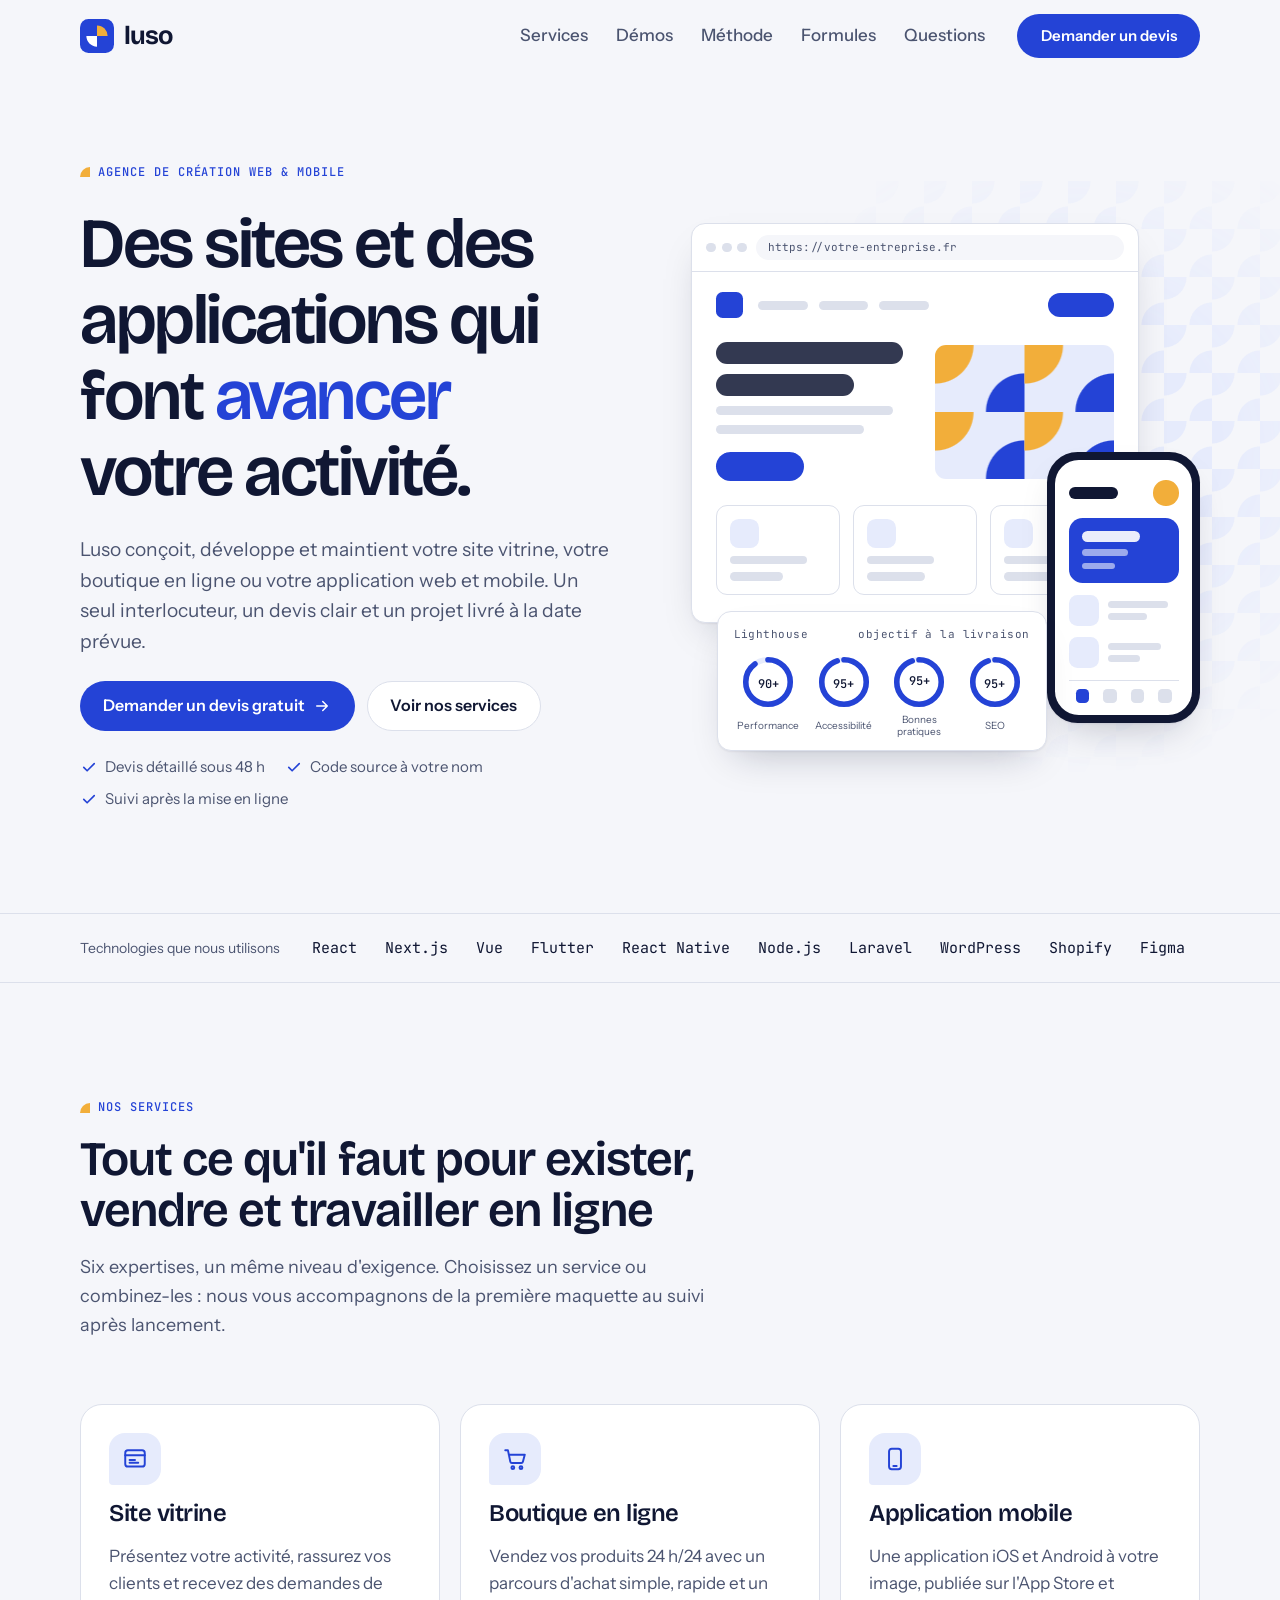
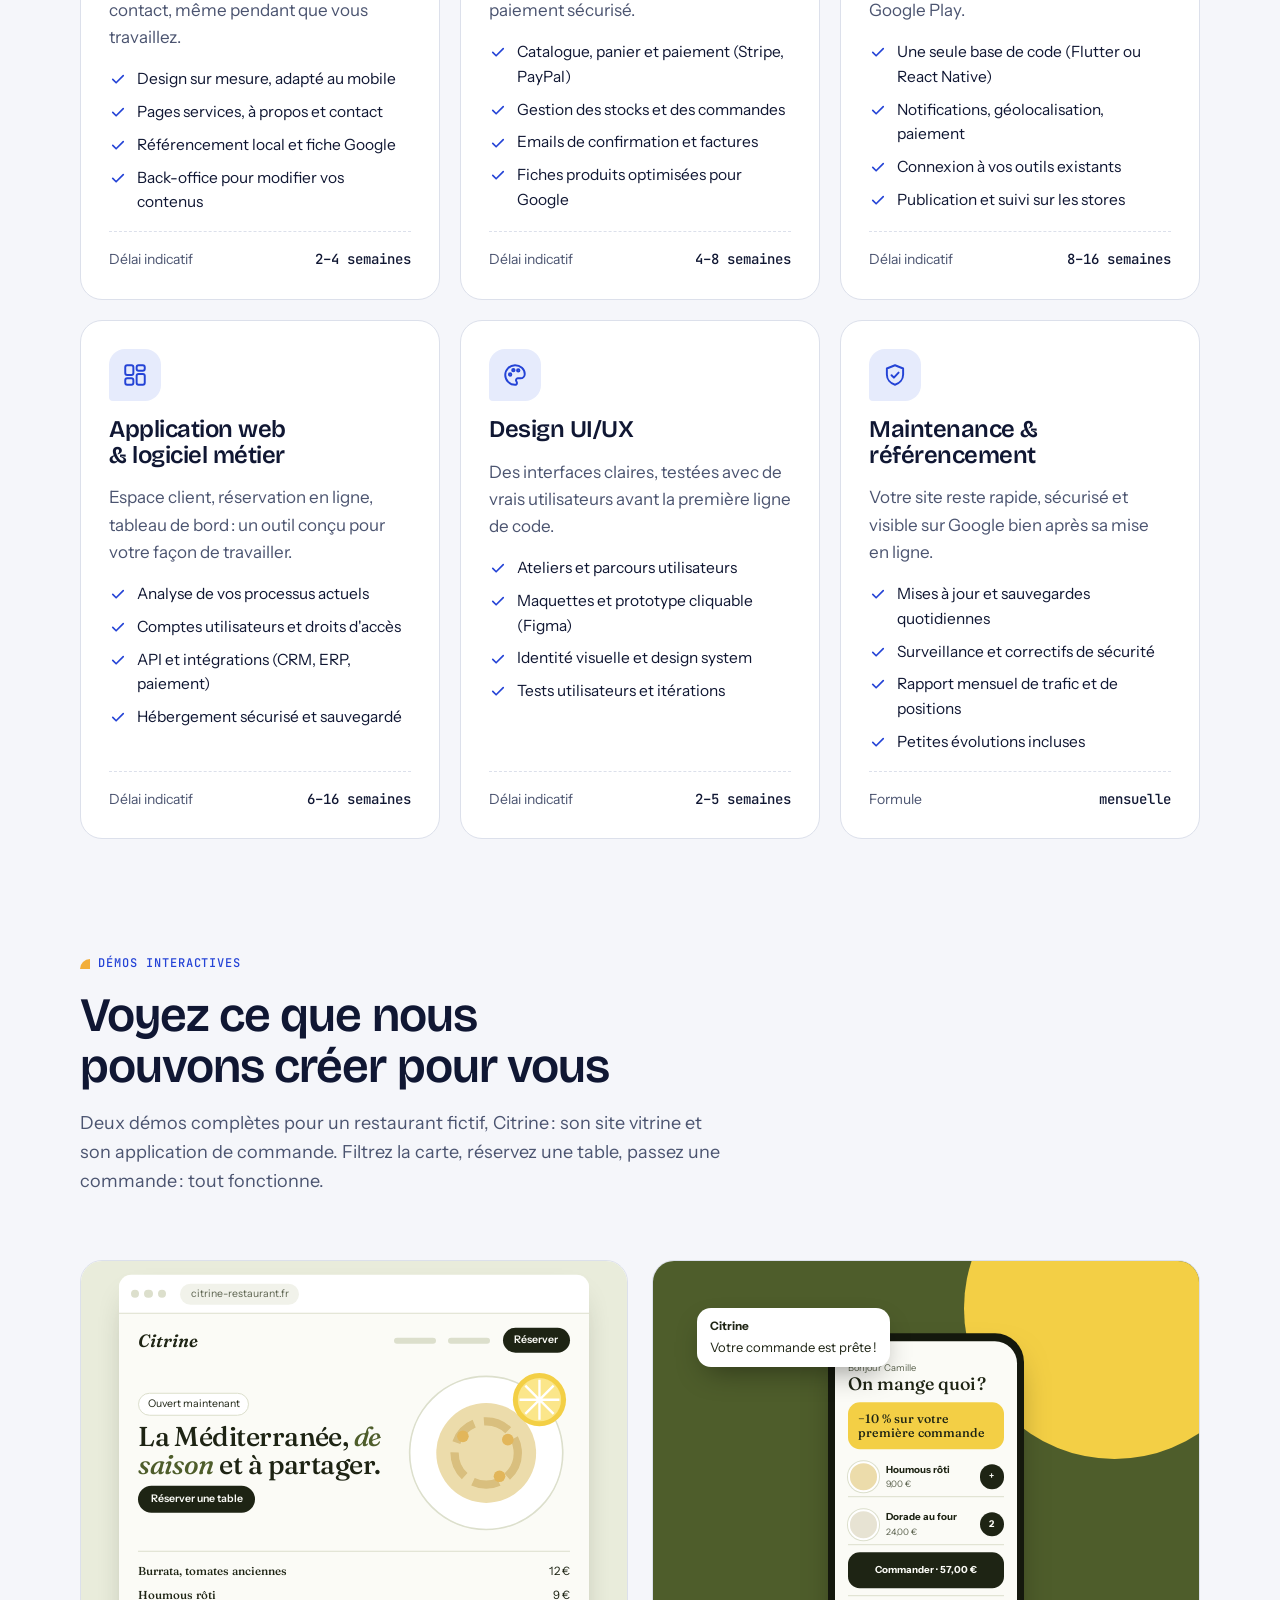
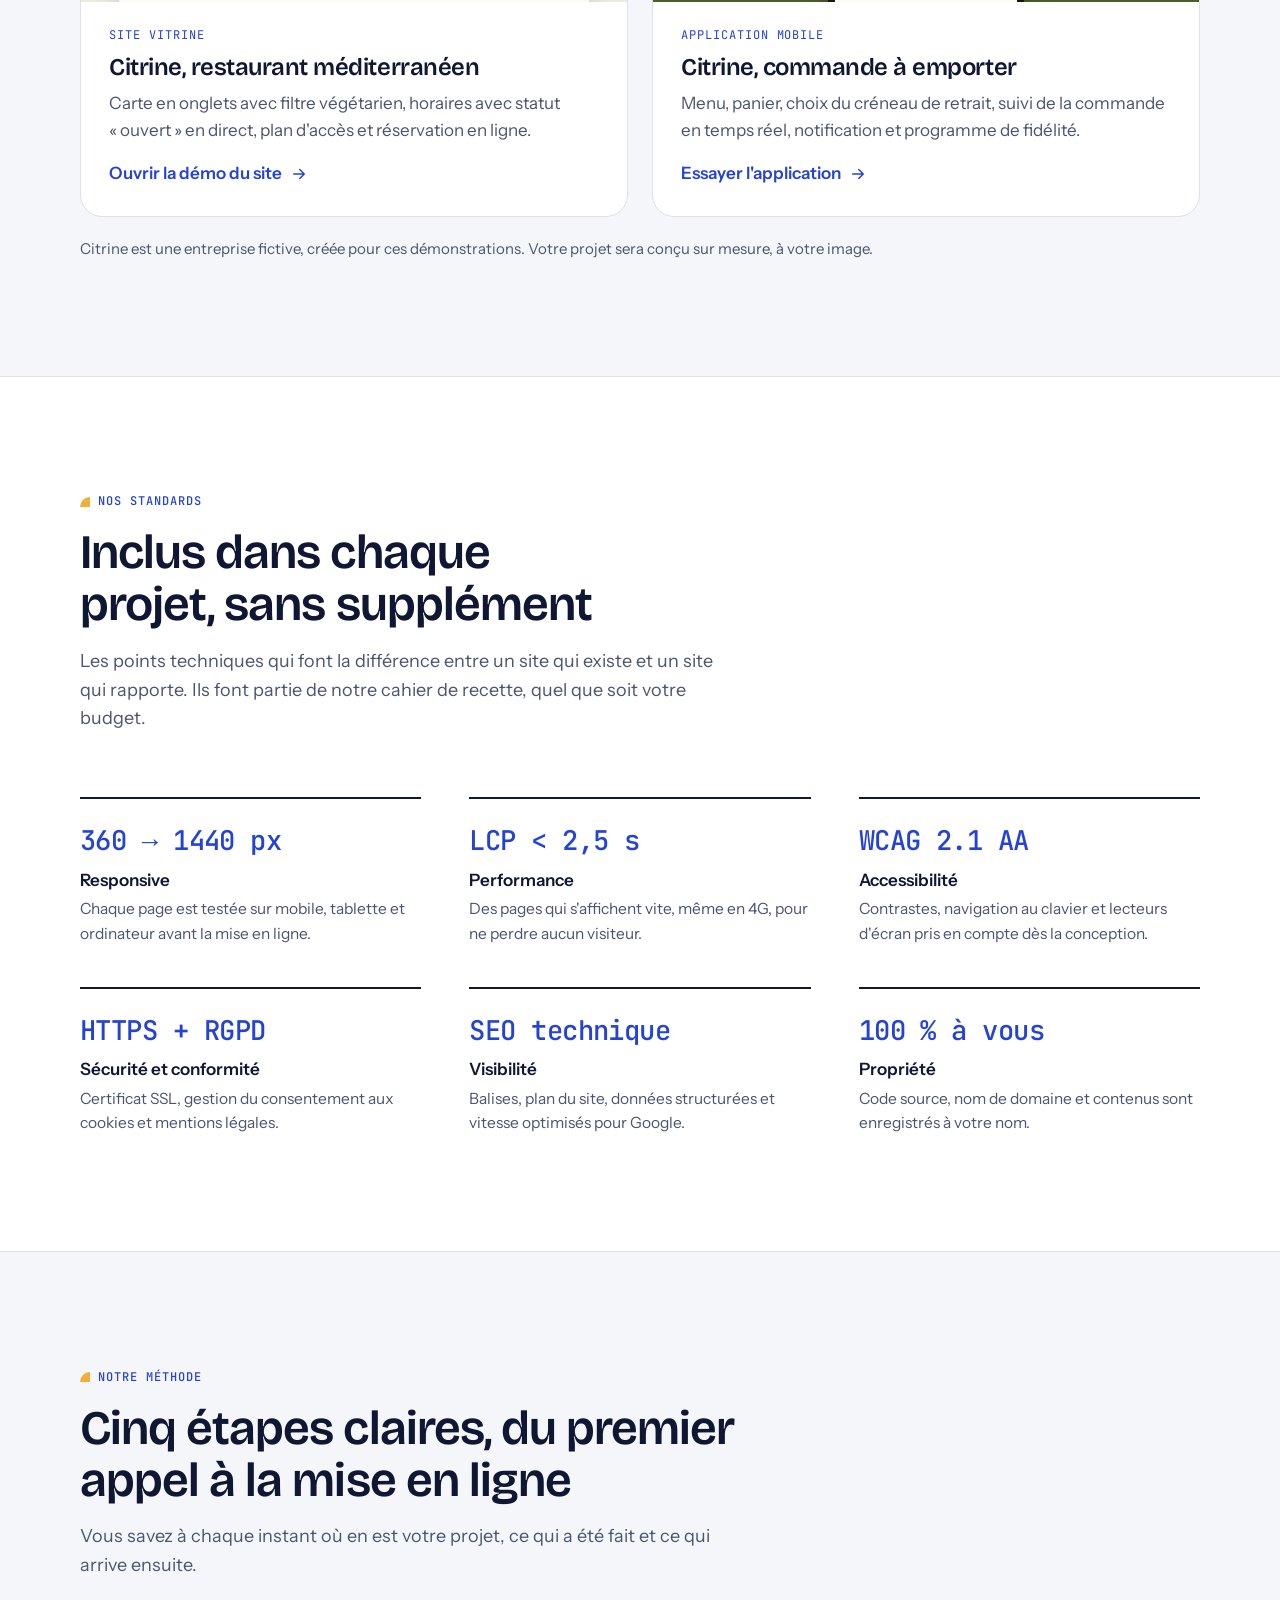
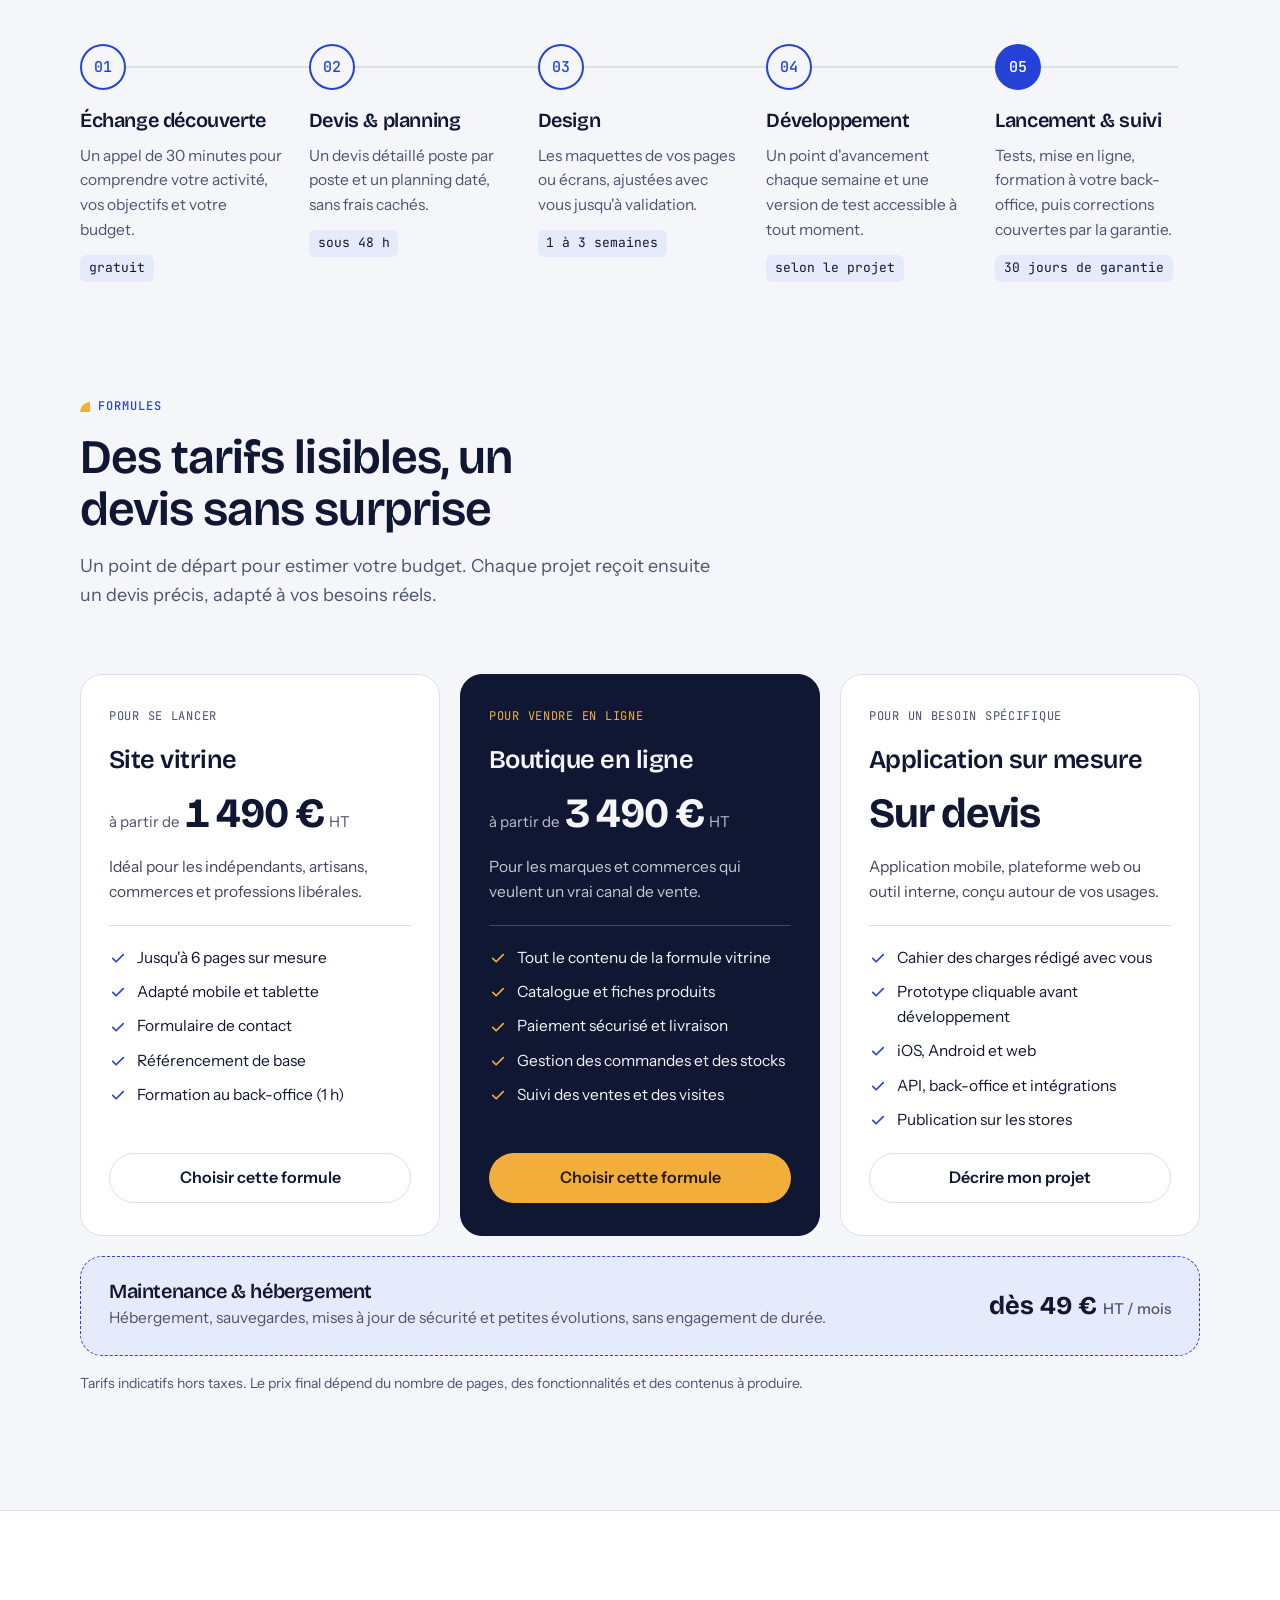
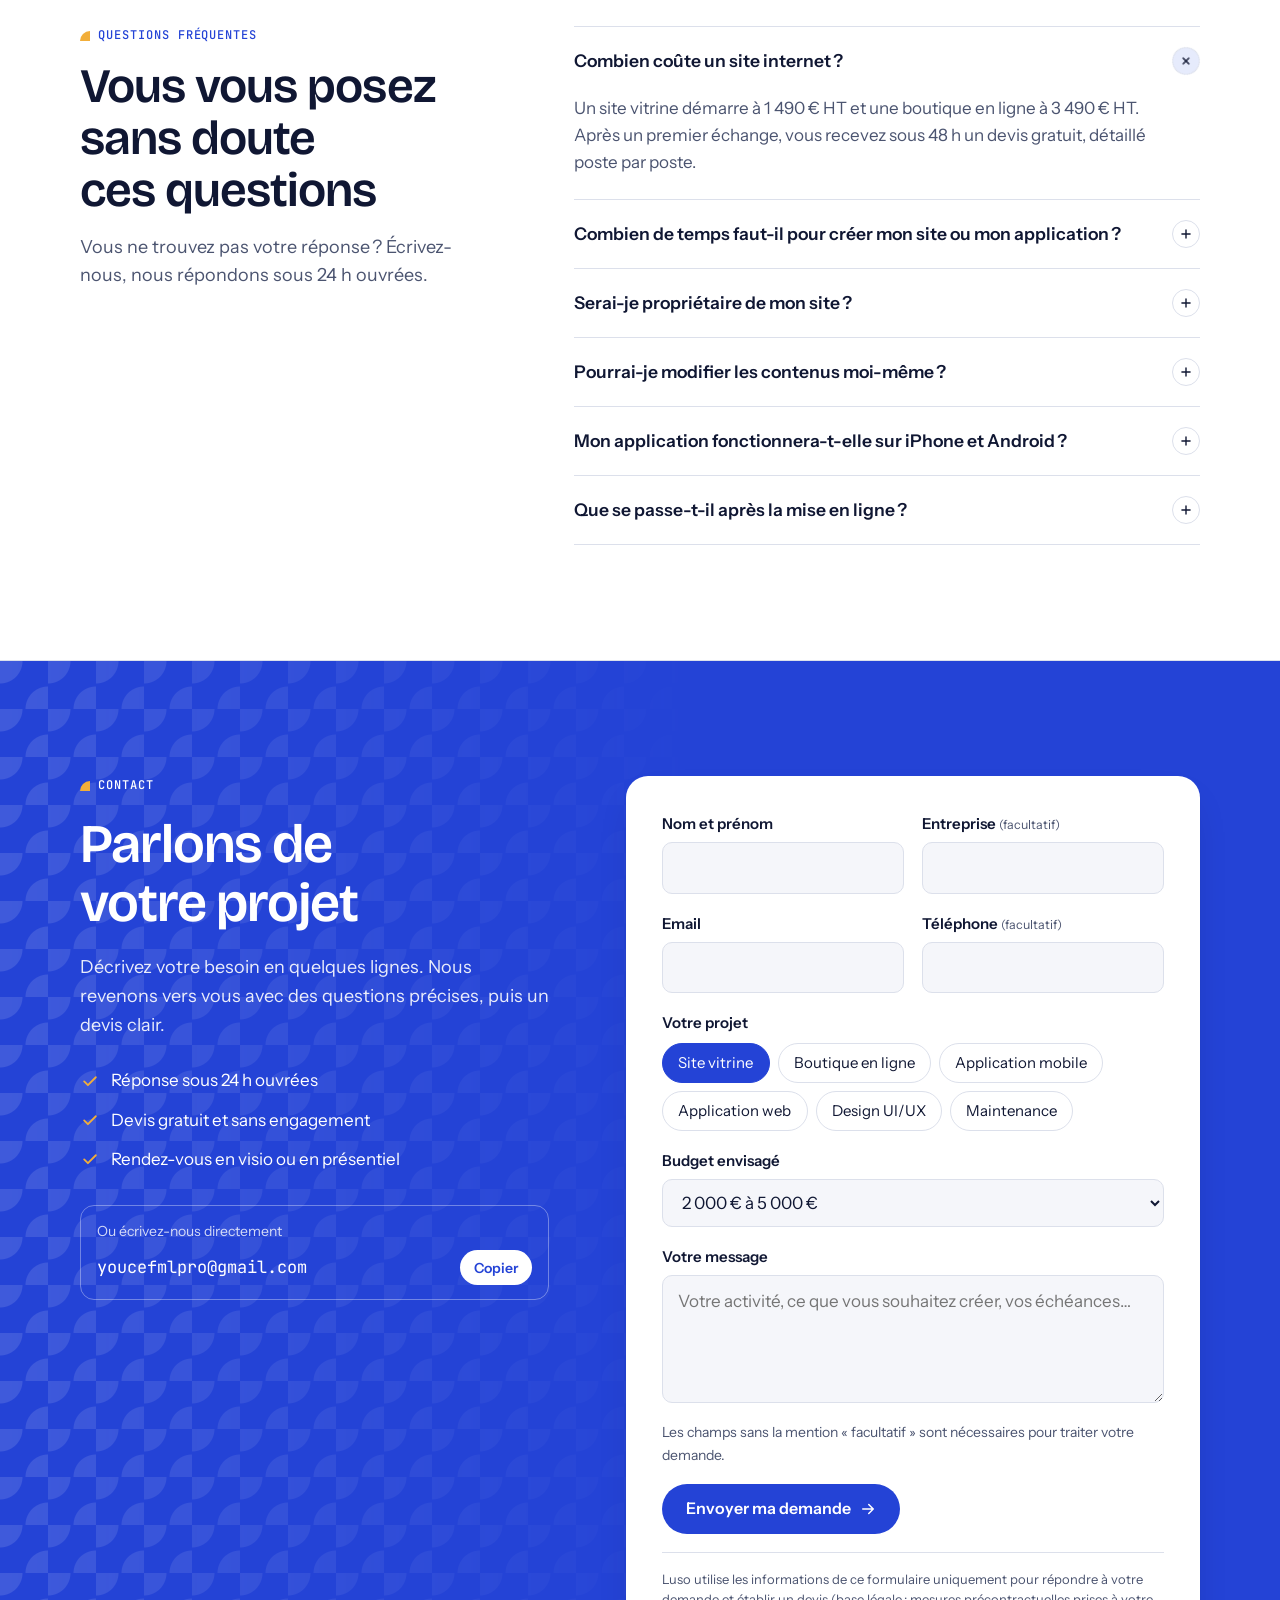
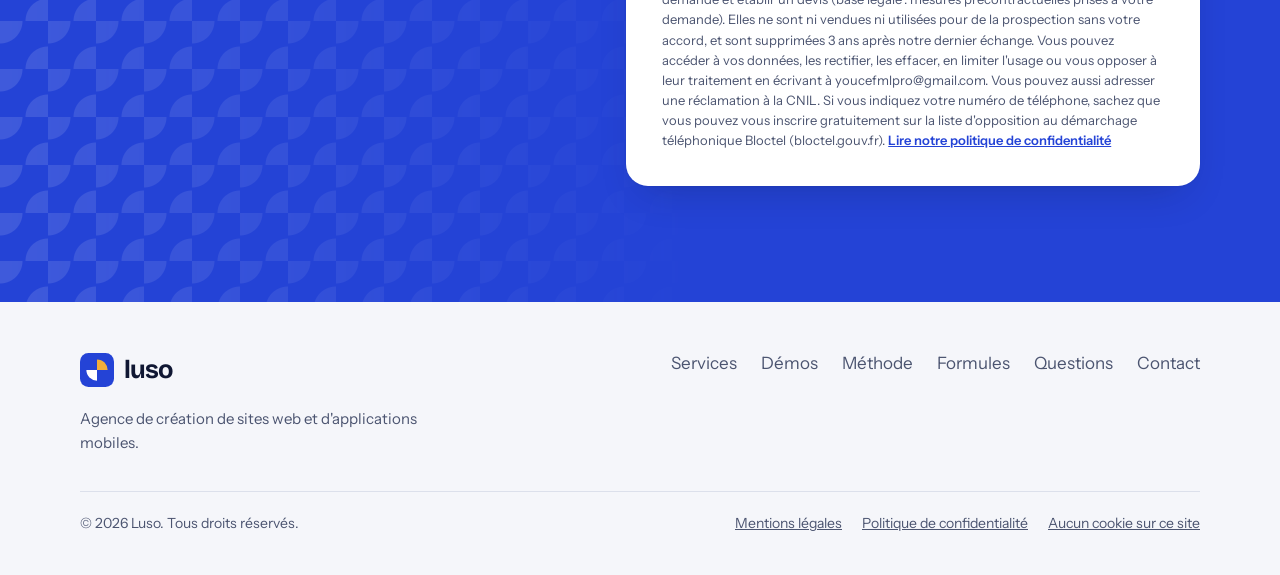
<file: luso/index.html>
<!DOCTYPE html>
<html lang="fr">
<head>
<meta charset="utf-8">
<meta name="viewport" content="width=device-width, initial-scale=1, viewport-fit=cover">
<meta name="referrer" content="strict-origin-when-cross-origin">
<title>Luso</title>
<meta name="description" content="Luso, agence de création de sites web et d'applications mobiles : sites vitrines, boutiques en ligne, applications sur mesure, design UI/UX et maintenance.">
<meta property="og:title" content="Luso, agence web & mobile">
<meta property="og:description" content="Sites vitrines, boutiques en ligne et applications web et mobiles sur mesure.">
<link rel="icon" href="data:image/svg+xml,%3Csvg xmlns='http://www.w3.org/2000/svg' viewBox='0 0 32 32'%3E%3Crect width='32' height='32' rx='8' fill='%232443D6'/%3E%3Cpath d='M16 6a10 10 0 0 1 10 10H16z' fill='%23F2AE3A'/%3E%3Cpath d='M16 26A10 10 0 0 1 6 16h10z' fill='%23fff'/%3E%3C/svg%3E">
<link rel="stylesheet" href="assets/styles.css">
</head>
<body>

<svg width="0" height="0" style="position:absolute" aria-hidden="true">
  <symbol id="i-check" viewBox="0 0 24 24" fill="none" stroke="currentColor" stroke-width="2.2" stroke-linecap="round" stroke-linejoin="round"><path d="M5 12.5l4.5 4.5L19 7.5"/></symbol>
  <symbol id="i-arrow" viewBox="0 0 24 24" fill="none" stroke="currentColor" stroke-width="2" stroke-linecap="round" stroke-linejoin="round"><path d="M5 12h14M13 6l6 6-6 6"/></symbol>
</svg>

<header class="site-header" id="top">
  <div class="wrap header-inner">
    <a class="logo" href="#top" aria-label="Luso, retour en haut de page">
      <svg class="mark" viewBox="0 0 32 32" aria-hidden="true"><rect class="m-bg" width="32" height="32" rx="8"/><path class="m-a" d="M16 6a10 10 0 0 1 10 10H16z"/><path class="m-b" d="M16 26A10 10 0 0 1 6 16h10z"/></svg>
      luso
    </a>
    <button class="menu-toggle" id="menu-toggle" aria-expanded="false" aria-controls="nav" aria-label="Ouvrir le menu">
      <svg viewBox="0 0 24 24" fill="none" stroke="currentColor" stroke-width="2" stroke-linecap="round" aria-hidden="true"><path d="M4 7h16M4 12h16M4 17h16"/></svg>
    </button>
    <nav class="nav" id="nav" aria-label="Navigation principale">
      <ul class="nav-links">
        <li><a href="#services">Services</a></li>
        <li><a href="#demos">Démos</a></li>
        <li><a href="#methode">Méthode</a></li>
        <li><a href="#formules">Formules</a></li>
        <li><a href="#faq">Questions</a></li>
      </ul>
      <a class="btn btn-primary" href="#contact">Demander un devis</a>
    </nav>
  </div>
</header>

<main>
  <section class="hero">
    <div class="wrap hero-grid">
      <div class="hero-copy">
        <span class="eyebrow">Agence de création web &amp; mobile</span>
        <h1>Des sites et des applications qui font <em>avancer</em> votre activité.</h1>
        <p class="lead">Luso conçoit, développe et maintient votre site vitrine, votre boutique en ligne ou votre application web et mobile. Un seul interlocuteur, un devis clair et un projet livré à la date prévue.</p>
        <div class="hero-actions">
          <a class="btn btn-primary" href="#contact">Demander un devis gratuit <svg aria-hidden="true"><use href="#i-arrow"/></svg></a>
          <a class="btn btn-ghost" href="#services">Voir nos services</a>
        </div>
        <ul class="proof">
          <li><svg aria-hidden="true"><use href="#i-check"/></svg>Devis détaillé sous 48&nbsp;h</li>
          <li><svg aria-hidden="true"><use href="#i-check"/></svg>Code source à votre nom</li>
          <li><svg aria-hidden="true"><use href="#i-check"/></svg>Suivi après la mise en ligne</li>
        </ul>
      </div>

      <div class="stage" aria-hidden="true">
        <div class="browser">
          <div class="browser-bar">
            <div class="dots"><i></i><i></i><i></i></div>
            <div class="url">https://votre-entreprise.fr</div>
          </div>
          <div class="page">
            <div class="p-nav"><span class="p-logo"></span><span class="p-links"><i></i><i></i><i></i></span><span class="pill sm"></span></div>
            <div class="p-hero">
              <div class="txt">
                <span class="bar h" style="width:95%"></span>
                <span class="bar h" style="width:70%"></span>
                <span class="bar" style="width:90%"></span>
                <span class="bar" style="width:75%"></span>
                <span class="pill" style="margin-top:.8em"></span>
              </div>
              <div class="p-img"></div>
            </div>
            <div class="p-cards">
              <div><b></b><span class="bar" style="width:80%"></span><span class="bar" style="width:55%"></span></div>
              <div><b></b><span class="bar" style="width:70%"></span><span class="bar" style="width:60%"></span></div>
              <div><b></b><span class="bar" style="width:85%"></span><span class="bar" style="width:50%"></span></div>
            </div>
          </div>
        </div>

        <div class="phone">
          <div class="screen">
            <div class="s-top"><span class="bar" style="width:45%;height:1.4em;background:var(--ink)"></span><span class="s-avatar"></span></div>
            <div class="s-card"><span class="bar" style="width:70%;height:1.3em"></span><span class="bar short"></span><span class="bar short" style="width:40%"></span></div>
            <div class="s-row"><b></b><div><span class="bar" style="width:85%"></span><span class="bar" style="width:55%"></span></div></div>
            <div class="s-row"><b></b><div><span class="bar" style="width:75%"></span><span class="bar" style="width:45%"></span></div></div>
            <div class="s-tabs"><i></i><i></i><i></i><i></i></div>
          </div>
        </div>

        <div class="lh">
          <div class="lh-title"><span>Lighthouse</span><span>objectif à la livraison</span></div>
          <div class="gauges">
            <div class="gauge"><div class="gauge-wrap"><svg viewBox="0 0 40 40"><circle class="track" cx="20" cy="20" r="15.9" pathLength="100"/><circle class="val" cx="20" cy="20" r="15.9" pathLength="100" style="stroke-dashoffset:10"/></svg><span>90+</span></div><small>Performance</small></div>
            <div class="gauge"><div class="gauge-wrap"><svg viewBox="0 0 40 40"><circle class="track" cx="20" cy="20" r="15.9" pathLength="100"/><circle class="val" cx="20" cy="20" r="15.9" pathLength="100" style="stroke-dashoffset:5"/></svg><span>95+</span></div><small>Accessibilité</small></div>
            <div class="gauge"><div class="gauge-wrap"><svg viewBox="0 0 40 40"><circle class="track" cx="20" cy="20" r="15.9" pathLength="100"/><circle class="val" cx="20" cy="20" r="15.9" pathLength="100" style="stroke-dashoffset:5"/></svg><span>95+</span></div><small>Bonnes pratiques</small></div>
            <div class="gauge"><div class="gauge-wrap"><svg viewBox="0 0 40 40"><circle class="track" cx="20" cy="20" r="15.9" pathLength="100"/><circle class="val" cx="20" cy="20" r="15.9" pathLength="100" style="stroke-dashoffset:5"/></svg><span>95+</span></div><small>SEO</small></div>
          </div>
        </div>
      </div>
    </div>
  </section>

  <div class="stack">
    <div class="wrap stack-inner">
      <span class="stack-label">Technologies que nous utilisons</span>
      <ul>
        <li>React</li><li>Next.js</li><li>Vue</li><li>Flutter</li><li>React Native</li><li>Node.js</li><li>Laravel</li><li>WordPress</li><li>Shopify</li><li>Figma</li>
      </ul>
    </div>
  </div>

  <section class="section" id="services" aria-labelledby="services-title">
    <div class="wrap">
      <div class="section-head">
        <span class="eyebrow">Nos services</span>
        <h2 id="services-title">Tout ce qu'il faut pour exister, vendre et travailler en ligne</h2>
        <p class="lead">Six expertises, un même niveau d'exigence. Choisissez un service ou combinez-les : nous vous accompagnons de la première maquette au suivi après lancement.</p>
      </div>

      <div class="services">
        <article class="svc">
          <div class="svc-icon"><svg viewBox="0 0 24 24" fill="none" stroke="currentColor" stroke-width="1.8" stroke-linecap="round" stroke-linejoin="round" aria-hidden="true"><rect x="3" y="4" width="18" height="15" rx="2.5"/><path d="M3 8.5h18M7 13h5M7 15.5h8"/></svg></div>
          <h3>Site vitrine</h3>
          <p>Présentez votre activité, rassurez vos clients et recevez des demandes de contact, même pendant que vous travaillez.</p>
          <ul>
            <li><svg aria-hidden="true"><use href="#i-check"/></svg>Design sur mesure, adapté au mobile</li>
            <li><svg aria-hidden="true"><use href="#i-check"/></svg>Pages services, à propos et contact</li>
            <li><svg aria-hidden="true"><use href="#i-check"/></svg>Référencement local et fiche Google</li>
            <li><svg aria-hidden="true"><use href="#i-check"/></svg>Back-office pour modifier vos contenus</li>
          </ul>
          <div class="svc-foot"><span>Délai indicatif</span><b>2–4 semaines</b></div>
        </article>

        <article class="svc">
          <div class="svc-icon"><svg viewBox="0 0 24 24" fill="none" stroke="currentColor" stroke-width="1.8" stroke-linecap="round" stroke-linejoin="round" aria-hidden="true"><path d="M3 4h2.5l2.2 10.5a1.5 1.5 0 0 0 1.5 1.2h8.6a1.5 1.5 0 0 0 1.5-1.1L21 8H6.2"/><circle cx="10" cy="20" r="1.3"/><circle cx="17.5" cy="20" r="1.3"/></svg></div>
          <h3>Boutique en ligne</h3>
          <p>Vendez vos produits 24&nbsp;h/24 avec un parcours d'achat simple, rapide et un paiement sécurisé.</p>
          <ul>
            <li><svg aria-hidden="true"><use href="#i-check"/></svg>Catalogue, panier et paiement (Stripe, PayPal)</li>
            <li><svg aria-hidden="true"><use href="#i-check"/></svg>Gestion des stocks et des commandes</li>
            <li><svg aria-hidden="true"><use href="#i-check"/></svg>Emails de confirmation et factures</li>
            <li><svg aria-hidden="true"><use href="#i-check"/></svg>Fiches produits optimisées pour Google</li>
          </ul>
          <div class="svc-foot"><span>Délai indicatif</span><b>4–8 semaines</b></div>
        </article>

        <article class="svc">
          <div class="svc-icon"><svg viewBox="0 0 24 24" fill="none" stroke="currentColor" stroke-width="1.8" stroke-linecap="round" stroke-linejoin="round" aria-hidden="true"><rect x="6.5" y="2.5" width="11" height="19" rx="2.5"/><path d="M10.5 18.5h3"/></svg></div>
          <h3>Application mobile</h3>
          <p>Une application iOS et Android à votre image, publiée sur l'App Store et Google Play.</p>
          <ul>
            <li><svg aria-hidden="true"><use href="#i-check"/></svg>Une seule base de code (Flutter ou React Native)</li>
            <li><svg aria-hidden="true"><use href="#i-check"/></svg>Notifications, géolocalisation, paiement</li>
            <li><svg aria-hidden="true"><use href="#i-check"/></svg>Connexion à vos outils existants</li>
            <li><svg aria-hidden="true"><use href="#i-check"/></svg>Publication et suivi sur les stores</li>
          </ul>
          <div class="svc-foot"><span>Délai indicatif</span><b>8–16 semaines</b></div>
        </article>

        <article class="svc">
          <div class="svc-icon"><svg viewBox="0 0 24 24" fill="none" stroke="currentColor" stroke-width="1.8" stroke-linecap="round" stroke-linejoin="round" aria-hidden="true"><rect x="3" y="3" width="7.5" height="9" rx="1.8"/><rect x="13.5" y="3" width="7.5" height="5" rx="1.8"/><rect x="13.5" y="11" width="7.5" height="10" rx="1.8"/><rect x="3" y="15" width="7.5" height="6" rx="1.8"/></svg></div>
          <h3>Application web &amp; logiciel métier</h3>
          <p>Espace client, réservation en ligne, tableau de bord&#8239;: un outil conçu pour votre façon de travailler.</p>
          <ul>
            <li><svg aria-hidden="true"><use href="#i-check"/></svg>Analyse de vos processus actuels</li>
            <li><svg aria-hidden="true"><use href="#i-check"/></svg>Comptes utilisateurs et droits d'accès</li>
            <li><svg aria-hidden="true"><use href="#i-check"/></svg>API et intégrations (CRM, ERP, paiement)</li>
            <li><svg aria-hidden="true"><use href="#i-check"/></svg>Hébergement sécurisé et sauvegardé</li>
          </ul>
          <div class="svc-foot"><span>Délai indicatif</span><b>6–16 semaines</b></div>
        </article>

        <article class="svc">
          <div class="svc-icon"><svg viewBox="0 0 24 24" fill="none" stroke="currentColor" stroke-width="1.8" stroke-linecap="round" stroke-linejoin="round" aria-hidden="true"><path d="M12 3a9 9 0 1 0 0 18c1.2 0 1.8-.8 1.8-1.7 0-1.1-.9-1.5-.9-2.5 0-1 .8-1.8 1.8-1.8H17a4 4 0 0 0 4-4C21 6.6 17 3 12 3z"/><circle cx="7.5" cy="11.5" r="1.1"/><circle cx="10.5" cy="7.5" r="1.1"/><circle cx="15" cy="7.8" r="1.1"/></svg></div>
          <h3>Design UI/UX</h3>
          <p>Des interfaces claires, testées avec de vrais utilisateurs avant la première ligne de code.</p>
          <ul>
            <li><svg aria-hidden="true"><use href="#i-check"/></svg>Ateliers et parcours utilisateurs</li>
            <li><svg aria-hidden="true"><use href="#i-check"/></svg>Maquettes et prototype cliquable (Figma)</li>
            <li><svg aria-hidden="true"><use href="#i-check"/></svg>Identité visuelle et design system</li>
            <li><svg aria-hidden="true"><use href="#i-check"/></svg>Tests utilisateurs et itérations</li>
          </ul>
          <div class="svc-foot"><span>Délai indicatif</span><b>2–5 semaines</b></div>
        </article>

        <article class="svc">
          <div class="svc-icon"><svg viewBox="0 0 24 24" fill="none" stroke="currentColor" stroke-width="1.8" stroke-linecap="round" stroke-linejoin="round" aria-hidden="true"><path d="M12 3l7.5 3v5.5c0 4.6-3.2 8.3-7.5 9.5-4.3-1.2-7.5-4.9-7.5-9.5V6L12 3z"/><path d="M8.8 12.2l2.2 2.2 4.3-4.6"/></svg></div>
          <h3>Maintenance &amp; référencement</h3>
          <p>Votre site reste rapide, sécurisé et visible sur Google bien après sa mise en ligne.</p>
          <ul>
            <li><svg aria-hidden="true"><use href="#i-check"/></svg>Mises à jour et sauvegardes quotidiennes</li>
            <li><svg aria-hidden="true"><use href="#i-check"/></svg>Surveillance et correctifs de sécurité</li>
            <li><svg aria-hidden="true"><use href="#i-check"/></svg>Rapport mensuel de trafic et de positions</li>
            <li><svg aria-hidden="true"><use href="#i-check"/></svg>Petites évolutions incluses</li>
          </ul>
          <div class="svc-foot"><span>Formule</span><b>mensuelle</b></div>
        </article>
      </div>
    </div>
  </section>

  <section class="section demos-band" id="demos" aria-labelledby="demos-title">
    <div class="wrap">
      <div class="section-head">
        <span class="eyebrow">Démos interactives</span>
        <h2 id="demos-title">Voyez ce que nous pouvons créer pour vous</h2>
        <p class="lead">Deux démos complètes pour un restaurant fictif, Citrine&#8239;: son site vitrine et son application de commande. Filtrez la carte, réservez une table, passez une commande&#8239;: tout fonctionne.</p>
      </div>
      <div class="demos">
        <a class="demo-card" href="demos/citrine-site.html">
          <div class="demo-preview dp-site" aria-hidden="true">
            <div class="mini-browser">
              <div class="mb-bar"><i></i><i></i><i></i><span>citrine-restaurant.fr</span></div>
              <div class="mb-page">
                <div class="mb-nav"><b>Citrine</b><span></span><span></span><em>Réserver</em></div>
                <div class="mb-hero">
                  <div class="mb-copy">
                    <small>Ouvert maintenant</small>
                    <strong>La Méditerranée, <em>de saison</em> et à partager.</strong>
                    <span class="mb-btn">Réserver une table</span>
                  </div>
                  <svg viewBox="0 0 100 100"><circle cx="50" cy="50" r="46" fill="#FFFFFF" stroke="#DCDFCC"/><circle cx="50" cy="50" r="30" fill="#ECDCAB"/><circle cx="50" cy="50" r="19" fill="none" stroke="#D9BF7E" stroke-width="5" stroke-dasharray="16 6"/><g fill="#E2B65A"><circle cx="36" cy="40" r="3.5"/><circle cx="63" cy="42" r="3.5"/><circle cx="58" cy="64" r="3.5"/></g><g transform="translate(82 18)"><circle r="16" fill="#F3CF45"/><circle r="13" fill="#FBE68A"/><path d="M0 -12V12M-12 0H12M-8.5 -8.5L8.5 8.5M8.5 -8.5L-8.5 8.5" stroke="#fff" stroke-width="1.4"/></g></svg>
                </div>
                <div class="mb-menu"><span><b>Burrata, tomates anciennes</b><i>12&nbsp;€</i></span><span><b>Houmous rôti</b><i>9&nbsp;€</i></span><span><b>Poulpe grillé</b><i>15&nbsp;€</i></span></div>
              </div>
            </div>
          </div>
          <div class="demo-body">
            <span class="demo-type">Site vitrine</span>
            <h3>Citrine, restaurant méditerranéen</h3>
            <p>Carte en onglets avec filtre végétarien, horaires avec statut «&nbsp;ouvert&nbsp;» en direct, plan d'accès et réservation en ligne.</p>
            <span class="demo-link">Ouvrir la démo du site <svg aria-hidden="true"><use href="#i-arrow"/></svg></span>
          </div>
        </a>

        <a class="demo-card" href="demos/citrine-app.html">
          <div class="demo-preview dp-app" aria-hidden="true">
            <div class="mini-phone">
              <div class="mp-screen">
                <small>Bonjour Camille</small>
                <strong>On mange quoi&#8239;?</strong>
                <div class="mp-promo"><b>−10&nbsp;% sur votre première commande</b></div>
                <div class="mp-item"><i style="background:#ECDCAB"></i><span><b>Houmous rôti</b><em>9,00&nbsp;€</em></span><u>+</u></div>
                <div class="mp-item"><i style="background:#E7E3D3"></i><span><b>Dorade au four</b><em>24,00&nbsp;€</em></span><u>2</u></div>
                <div class="mp-cta">Commander · 57,00&nbsp;€</div>
                <div class="mp-tabs"><i></i><i></i><i></i><i></i></div>
              </div>
            </div>
            <div class="mp-notif"><b>Citrine</b>Votre commande est prête&#8239;!</div>
          </div>
          <div class="demo-body">
            <span class="demo-type">Application mobile</span>
            <h3>Citrine, commande à emporter</h3>
            <p>Menu, panier, choix du créneau de retrait, suivi de la commande en temps réel, notification et programme de fidélité.</p>
            <span class="demo-link">Essayer l'application <svg aria-hidden="true"><use href="#i-arrow"/></svg></span>
          </div>
        </a>
      </div>
      <p class="note">Citrine est une entreprise fictive, créée pour ces démonstrations. Votre projet sera conçu sur mesure, à votre image.</p>
    </div>
  </section>

  <section class="section standards-band" aria-labelledby="standards-title">
    <div class="wrap">
      <div class="section-head">
        <span class="eyebrow">Nos standards</span>
        <h2 id="standards-title">Inclus dans chaque projet, sans supplément</h2>
        <p class="lead">Les points techniques qui font la différence entre un site qui existe et un site qui rapporte. Ils font partie de notre cahier de recette, quel que soit votre budget.</p>
      </div>
      <div class="standards">
        <div class="std"><code>360 → 1440 px</code><h3>Responsive</h3><p>Chaque page est testée sur mobile, tablette et ordinateur avant la mise en ligne.</p></div>
        <div class="std"><code>LCP &lt; 2,5 s</code><h3>Performance</h3><p>Des pages qui s'affichent vite, même en 4G, pour ne perdre aucun visiteur.</p></div>
        <div class="std"><code>WCAG 2.1 AA</code><h3>Accessibilité</h3><p>Contrastes, navigation au clavier et lecteurs d'écran pris en compte dès la conception.</p></div>
        <div class="std"><code>HTTPS + RGPD</code><h3>Sécurité et conformité</h3><p>Certificat SSL, gestion du consentement aux cookies et mentions légales.</p></div>
        <div class="std"><code>SEO technique</code><h3>Visibilité</h3><p>Balises, plan du site, données structurées et vitesse optimisés pour Google.</p></div>
        <div class="std"><code>100&nbsp;% à vous</code><h3>Propriété</h3><p>Code source, nom de domaine et contenus sont enregistrés à votre nom.</p></div>
      </div>
    </div>
  </section>

  <section class="section" id="methode" aria-labelledby="methode-title">
    <div class="wrap">
      <div class="section-head">
        <span class="eyebrow">Notre méthode</span>
        <h2 id="methode-title">Cinq étapes claires, du premier appel à la mise en ligne</h2>
        <p class="lead">Vous savez à chaque instant où en est votre projet, ce qui a été fait et ce qui arrive ensuite.</p>
      </div>
      <ol class="steps">
        <li class="step">
          <span class="step-num">01</span>
          <h3>Échange découverte</h3>
          <p>Un appel de 30 minutes pour comprendre votre activité, vos objectifs et votre budget.</p>
          <span class="when">gratuit</span>
        </li>
        <li class="step">
          <span class="step-num">02</span>
          <h3>Devis &amp; planning</h3>
          <p>Un devis détaillé poste par poste et un planning daté, sans frais cachés.</p>
          <span class="when">sous 48 h</span>
        </li>
        <li class="step">
          <span class="step-num">03</span>
          <h3>Design</h3>
          <p>Les maquettes de vos pages ou écrans, ajustées avec vous jusqu'à validation.</p>
          <span class="when">1 à 3 semaines</span>
        </li>
        <li class="step">
          <span class="step-num">04</span>
          <h3>Développement</h3>
          <p>Un point d'avancement chaque semaine et une version de test accessible à tout moment.</p>
          <span class="when">selon le projet</span>
        </li>
        <li class="step">
          <span class="step-num">05</span>
          <h3>Lancement &amp; suivi</h3>
          <p>Tests, mise en ligne, formation à votre back-office, puis corrections couvertes par la garantie.</p>
          <span class="when">30 jours de garantie</span>
        </li>
      </ol>
    </div>
  </section>

  <section class="section" id="formules" aria-labelledby="formules-title" style="padding-top:0">
    <div class="wrap">
      <div class="section-head">
        <span class="eyebrow">Formules</span>
        <h2 id="formules-title">Des tarifs lisibles, un devis sans surprise</h2>
        <p class="lead">Un point de départ pour estimer votre budget. Chaque projet reçoit ensuite un devis précis, adapté à vos besoins réels.</p>
      </div>

      <div class="pricing">
        <article class="plan">
          <span class="plan-tag">Pour se lancer</span>
          <h3>Site vitrine</h3>
          <div class="price"><small>à partir de</small><strong>1&nbsp;490&nbsp;€</strong><small>HT</small></div>
          <p>Idéal pour les indépendants, artisans, commerces et professions libérales.</p>
          <ul>
            <li><svg aria-hidden="true"><use href="#i-check"/></svg>Jusqu'à 6 pages sur mesure</li>
            <li><svg aria-hidden="true"><use href="#i-check"/></svg>Adapté mobile et tablette</li>
            <li><svg aria-hidden="true"><use href="#i-check"/></svg>Formulaire de contact</li>
            <li><svg aria-hidden="true"><use href="#i-check"/></svg>Référencement de base</li>
            <li><svg aria-hidden="true"><use href="#i-check"/></svg>Formation au back-office (1&nbsp;h)</li>
          </ul>
          <a class="btn btn-ghost" href="#contact" data-plan="Site vitrine">Choisir cette formule</a>
        </article>

        <article class="plan featured">
          <span class="plan-tag">Pour vendre en ligne</span>
          <h3>Boutique en ligne</h3>
          <div class="price"><small>à partir de</small><strong>3&nbsp;490&nbsp;€</strong><small>HT</small></div>
          <p>Pour les marques et commerces qui veulent un vrai canal de vente.</p>
          <ul>
            <li><svg aria-hidden="true"><use href="#i-check"/></svg>Tout le contenu de la formule vitrine</li>
            <li><svg aria-hidden="true"><use href="#i-check"/></svg>Catalogue et fiches produits</li>
            <li><svg aria-hidden="true"><use href="#i-check"/></svg>Paiement sécurisé et livraison</li>
            <li><svg aria-hidden="true"><use href="#i-check"/></svg>Gestion des commandes et des stocks</li>
            <li><svg aria-hidden="true"><use href="#i-check"/></svg>Suivi des ventes et des visites</li>
          </ul>
          <a class="btn btn-primary" href="#contact" data-plan="Boutique en ligne">Choisir cette formule</a>
        </article>

        <article class="plan">
          <span class="plan-tag">Pour un besoin spécifique</span>
          <h3>Application sur mesure</h3>
          <div class="price"><strong>Sur devis</strong></div>
          <p>Application mobile, plateforme web ou outil interne, conçu autour de vos usages.</p>
          <ul>
            <li><svg aria-hidden="true"><use href="#i-check"/></svg>Cahier des charges rédigé avec vous</li>
            <li><svg aria-hidden="true"><use href="#i-check"/></svg>Prototype cliquable avant développement</li>
            <li><svg aria-hidden="true"><use href="#i-check"/></svg>iOS, Android et web</li>
            <li><svg aria-hidden="true"><use href="#i-check"/></svg>API, back-office et intégrations</li>
            <li><svg aria-hidden="true"><use href="#i-check"/></svg>Publication sur les stores</li>
          </ul>
          <a class="btn btn-ghost" href="#contact" data-plan="Application sur mesure">Décrire mon projet</a>
        </article>
      </div>

      <div class="care">
        <div>
          <h3>Maintenance &amp; hébergement</h3>
          <p>Hébergement, sauvegardes, mises à jour de sécurité et petites évolutions, sans engagement de durée.</p>
        </div>
        <strong>dès 49&nbsp;€ <small>HT / mois</small></strong>
      </div>
      <p class="note">Tarifs indicatifs hors taxes. Le prix final dépend du nombre de pages, des fonctionnalités et des contenus à produire.</p>
    </div>
  </section>

  <section class="section standards-band" id="faq" aria-labelledby="faq-title">
    <div class="wrap faq-grid">
      <div class="section-head">
        <span class="eyebrow">Questions fréquentes</span>
        <h2 id="faq-title">Vous vous posez sans doute ces questions</h2>
        <p class="lead">Vous ne trouvez pas votre réponse&#8239;? Écrivez-nous, nous répondons sous 24&nbsp;h ouvrées.</p>
      </div>
      <div class="faq">
        <details open>
          <summary>Combien coûte un site internet&#8239;?<span class="plus" aria-hidden="true"><svg viewBox="0 0 24 24" fill="none" stroke="currentColor" stroke-width="2.4" stroke-linecap="round"><path d="M12 5v14M5 12h14"/></svg></span></summary>
          <p>Un site vitrine démarre à 1&nbsp;490&nbsp;€ HT et une boutique en ligne à 3&nbsp;490&nbsp;€ HT. Après un premier échange, vous recevez sous 48&nbsp;h un devis gratuit, détaillé poste par poste.</p>
        </details>
        <details>
          <summary>Combien de temps faut-il pour créer mon site ou mon application&#8239;?<span class="plus" aria-hidden="true"><svg viewBox="0 0 24 24" fill="none" stroke="currentColor" stroke-width="2.4" stroke-linecap="round"><path d="M12 5v14M5 12h14"/></svg></span></summary>
          <p>Comptez 2 à 4 semaines pour un site vitrine, 4 à 8 semaines pour une boutique en ligne et 8 à 16 semaines pour une application. Le planning daté figure dans le devis.</p>
        </details>
        <details>
          <summary>Serai-je propriétaire de mon site&#8239;?<span class="plus" aria-hidden="true"><svg viewBox="0 0 24 24" fill="none" stroke="currentColor" stroke-width="2.4" stroke-linecap="round"><path d="M12 5v14M5 12h14"/></svg></span></summary>
          <p>Oui. Le code source, le nom de domaine et tous les contenus sont à votre nom. Vous restez libre de changer de prestataire à tout moment.</p>
        </details>
        <details>
          <summary>Pourrai-je modifier les contenus moi-même&#8239;?<span class="plus" aria-hidden="true"><svg viewBox="0 0 24 24" fill="none" stroke="currentColor" stroke-width="2.4" stroke-linecap="round"><path d="M12 5v14M5 12h14"/></svg></span></summary>
          <p>Oui. Votre site est livré avec un back-office simple pour modifier textes, images et produits, et une formation pour l'utiliser en toute autonomie.</p>
        </details>
        <details>
          <summary>Mon application fonctionnera-t-elle sur iPhone et Android&#8239;?<span class="plus" aria-hidden="true"><svg viewBox="0 0 24 24" fill="none" stroke="currentColor" stroke-width="2.4" stroke-linecap="round"><path d="M12 5v14M5 12h14"/></svg></span></summary>
          <p>Oui. Nous développons avec une seule base de code (Flutter ou React Native) et publions l'application sur l'App Store et Google Play.</p>
        </details>
        <details>
          <summary>Que se passe-t-il après la mise en ligne&#8239;?<span class="plus" aria-hidden="true"><svg viewBox="0 0 24 24" fill="none" stroke="currentColor" stroke-width="2.4" stroke-linecap="round"><path d="M12 5v14M5 12h14"/></svg></span></summary>
          <p>Vous bénéficiez de 30 jours de garantie pour toute correction. Ensuite, la formule maintenance prend le relais pour l'hébergement, la sécurité, les sauvegardes et les évolutions.</p>
        </details>
      </div>
    </div>
  </section>

  <section class="section contact-band" id="contact" aria-labelledby="contact-title">
    <div class="wrap contact-grid">
      <div class="contact-copy">
        <span class="eyebrow">Contact</span>
        <h2 id="contact-title">Parlons de votre projet</h2>
        <p>Décrivez votre besoin en quelques lignes. Nous revenons vers vous avec des questions précises, puis un devis clair.</p>
        <ul class="contact-points">
          <li><svg aria-hidden="true"><use href="#i-check"/></svg>Réponse sous 24&nbsp;h ouvrées</li>
          <li><svg aria-hidden="true"><use href="#i-check"/></svg>Devis gratuit et sans engagement</li>
          <li><svg aria-hidden="true"><use href="#i-check"/></svg>Rendez-vous en visio ou en présentiel</li>
        </ul>
        <div class="mail">
          <span>Ou écrivez-nous directement</span>
          <a href="mailto:youcefmlpro@gmail.com" id="mail-link">youcefmlpro@gmail.com</a>
          <button type="button" id="copy-mail">Copier</button>
        </div>
      </div>

      <form class="form" id="quote-form" action="contact.php" method="post" novalidate>
        <div class="hp" aria-hidden="true">
          <label for="f-website">Ne pas remplir ce champ</label>
          <input id="f-website" name="website" type="text" tabindex="-1" autocomplete="off">
        </div>
        <div class="form-row">
          <div class="field">
            <label for="f-name">Nom et prénom</label>
            <input id="f-name" name="name" type="text" autocomplete="name" required>
          </div>
          <div class="field">
            <label for="f-company">Entreprise <small>(facultatif)</small></label>
            <input id="f-company" name="company" type="text" autocomplete="organization">
          </div>
        </div>
        <div class="form-row">
          <div class="field">
            <label for="f-email">Email</label>
            <input id="f-email" name="email" type="email" autocomplete="email" required>
          </div>
          <div class="field">
            <label for="f-phone">Téléphone <small>(facultatif)</small></label>
            <input id="f-phone" name="phone" type="tel" autocomplete="tel">
          </div>
        </div>
        <fieldset class="chips">
          <legend>Votre projet</legend>
          <label class="chip"><input type="radio" name="project" id="p-vitrine" value="Site vitrine" checked><span>Site vitrine</span></label>
          <label class="chip"><input type="radio" name="project" id="p-shop" value="Boutique en ligne"><span>Boutique en ligne</span></label>
          <label class="chip"><input type="radio" name="project" id="p-mobile" value="Application mobile"><span>Application mobile</span></label>
          <label class="chip"><input type="radio" name="project" id="p-web" value="Application web"><span>Application web</span></label>
          <label class="chip"><input type="radio" name="project" id="p-design" value="Design UI/UX"><span>Design UI/UX</span></label>
          <label class="chip"><input type="radio" name="project" id="p-care" value="Maintenance"><span>Maintenance</span></label>
        </fieldset>
        <div class="field">
          <label for="f-budget">Budget envisagé</label>
          <select id="f-budget" name="budget">
            <option>Moins de 2 000 €</option>
            <option selected>2 000 € à 5 000 €</option>
            <option>5 000 € à 15 000 €</option>
            <option>Plus de 15 000 €</option>
            <option>Je ne sais pas encore</option>
          </select>
        </div>
        <div class="field">
          <label for="f-message">Votre message</label>
          <textarea id="f-message" name="message" required placeholder="Votre activité, ce que vous souhaitez créer, vos échéances…"></textarea>
        </div>
        <p class="form-hint">Les champs sans la mention « facultatif » sont nécessaires pour traiter votre demande.</p>
        <button class="btn btn-primary" type="submit">Envoyer ma demande <svg aria-hidden="true"><use href="#i-arrow"/></svg></button>
        <p class="form-status" id="form-status" role="status" aria-live="polite"></p>
        <p class="form-notice" id="form-notice">
          Luso utilise les informations de ce formulaire uniquement pour répondre à votre demande et établir un devis (base légale&#8239;: mesures précontractuelles prises à votre demande). Elles ne sont ni vendues ni utilisées pour de la prospection sans votre accord, et sont supprimées 3 ans après notre dernier échange.
          Vous pouvez accéder à vos données, les rectifier, les effacer, en limiter l'usage ou vous opposer à leur traitement en écrivant à youcefmlpro@gmail.com. Vous pouvez aussi adresser une réclamation à la CNIL.
          Si vous indiquez votre numéro de téléphone, sachez que vous pouvez vous inscrire gratuitement sur la liste d'opposition au démarchage téléphonique Bloctel (bloctel.gouv.fr).
          <a href="confidentialite.html">Lire notre politique de confidentialité</a>
        </p>
      </form>
    </div>
  </section>
</main>

<footer class="footer">
  <div class="wrap">
    <div class="footer-grid">
      <div>
        <a class="logo" href="#top" aria-label="Luso, retour en haut de page">
          <svg class="mark" viewBox="0 0 32 32" aria-hidden="true"><rect class="m-bg" width="32" height="32" rx="8"/><path class="m-a" d="M16 6a10 10 0 0 1 10 10H16z"/><path class="m-b" d="M16 26A10 10 0 0 1 6 16h10z"/></svg>
          luso
        </a>
        <p>Agence de création de sites web et d'applications mobiles.</p>
      </div>
      <nav aria-label="Pied de page">
        <ul>
          <li><a href="#services">Services</a></li>
          <li><a href="#demos">Démos</a></li>
          <li><a href="#methode">Méthode</a></li>
          <li><a href="#formules">Formules</a></li>
          <li><a href="#faq">Questions</a></li>
          <li><a href="#contact">Contact</a></li>
        </ul>
      </nav>
    </div>
    <div class="legal">
      <span>© <span id="year">2026</span> Luso. Tous droits réservés.</span>
      <ul class="legal-links">
        <li><a href="mentions-legales.html">Mentions légales</a></li>
        <li><a href="confidentialite.html">Politique de confidentialité</a></li>
        <li><a href="confidentialite.html#cookies">Aucun cookie sur ce site</a></li>
      </ul>
    </div>
  </div>
</footer>

<script>
(function () {
  var CONTACT_EMAIL = "youcefmlpro@gmail.com";

  // Menu mobile
  var toggle = document.getElementById("menu-toggle");
  var nav = document.getElementById("nav");
  function setMenu(open) {
    nav.classList.toggle("open", open);
    toggle.setAttribute("aria-expanded", String(open));
    toggle.setAttribute("aria-label", open ? "Fermer le menu" : "Ouvrir le menu");
  }
  toggle.addEventListener("click", function () { setMenu(!nav.classList.contains("open")); });
  nav.addEventListener("click", function (e) { if (e.target.closest("a")) setMenu(false); });
  document.addEventListener("keydown", function (e) { if (e.key === "Escape") setMenu(false); });

  // Bordure de l'en-tête au défilement
  var header = document.querySelector(".site-header");
  function onScroll() { header.classList.toggle("scrolled", window.scrollY > 8); }
  window.addEventListener("scroll", onScroll, { passive: true });
  onScroll();

  document.getElementById("year").textContent = new Date().getFullYear();

  // Les boutons des formules présélectionnent le type de projet
  var planToProject = { "Site vitrine": "p-vitrine", "Boutique en ligne": "p-shop", "Application sur mesure": "p-web" };
  document.querySelectorAll("[data-plan]").forEach(function (btn) {
    btn.addEventListener("click", function () {
      var id = planToProject[btn.getAttribute("data-plan")];
      if (id) document.getElementById(id).checked = true;
    });
  });

  // Copier l'adresse email
  var copyBtn = document.getElementById("copy-mail");
  copyBtn.addEventListener("click", function () {
    function done() { copyBtn.textContent = "Copié"; setTimeout(function () { copyBtn.textContent = "Copier"; }, 1800); }
    function fallback() {
      var range = document.createRange();
      range.selectNodeContents(document.getElementById("mail-link"));
      var sel = window.getSelection(); sel.removeAllRanges(); sel.addRange(range);
      copyBtn.textContent = "Sélectionné";
    }
    if (navigator.clipboard && navigator.clipboard.writeText) {
      navigator.clipboard.writeText(CONTACT_EMAIL).then(done, fallback);
    } else { fallback(); }
  });

  // Formulaire : envoi de la demande par email via contact.php
  var form = document.getElementById("quote-form");
  var status = document.getElementById("form-status");
  var submitBtn = form.querySelector('button[type="submit"]');
  var submitLabel = submitBtn.innerHTML;
  var loadedAt = Date.now();
  var FALLBACK = " Vous pouvez aussi nous écrire directement à <b>" + CONTACT_EMAIL + "</b>.";

  function showStatus(kind, html) {
    status.className = "form-status is-" + kind;
    status.innerHTML = html;
  }

  form.addEventListener("submit", function (e) {
    e.preventDefault();
    var invalid = form.querySelector(":invalid");
    if (invalid) {
      showStatus("error", invalid.type === "email" && invalid.value
        ? "L'adresse email semble incomplète. Vérifiez-la puis réessayez."
        : "Merci de renseigner votre nom, votre email et votre message.");
      invalid.focus();
      return;
    }
    var data = new FormData(form);
    data.set("elapsed", String(Date.now() - loadedAt));
    submitBtn.disabled = true;
    submitBtn.textContent = "Envoi en cours…";
    showStatus("info", "");

    fetch(form.getAttribute("action"), { method: "POST", body: data, headers: { Accept: "application/json" } })
      .then(function (res) {
        return res.json().catch(function () { return {}; }).then(function (json) {
          if (!res.ok || !json.ok) throw new Error(json.message || "HTTP " + res.status);
        });
      })
      .then(function () {
        form.reset();
        loadedAt = Date.now();
        showStatus("success", "<b>Merci, votre demande a bien été envoyée.</b> Nous vous répondons sous 24&nbsp;h ouvrées.");
      })
      .catch(function () {
        showStatus("error", "Votre demande n'a pas pu être envoyée." + FALLBACK);
      })
      .then(function () {
        submitBtn.disabled = false;
        submitBtn.innerHTML = submitLabel;
      });
  });

  // Retour de contact.php quand JavaScript est désactivé
  if (location.hash === "#demande-envoyee") showStatus("success", "<b>Merci, votre demande a bien été envoyée.</b> Nous vous répondons sous 24&nbsp;h ouvrées.");
  if (location.hash === "#demande-erreur") showStatus("error", "Votre demande n'a pas pu être envoyée." + FALLBACK);
})();
</script>
</body>
</html>
</file>
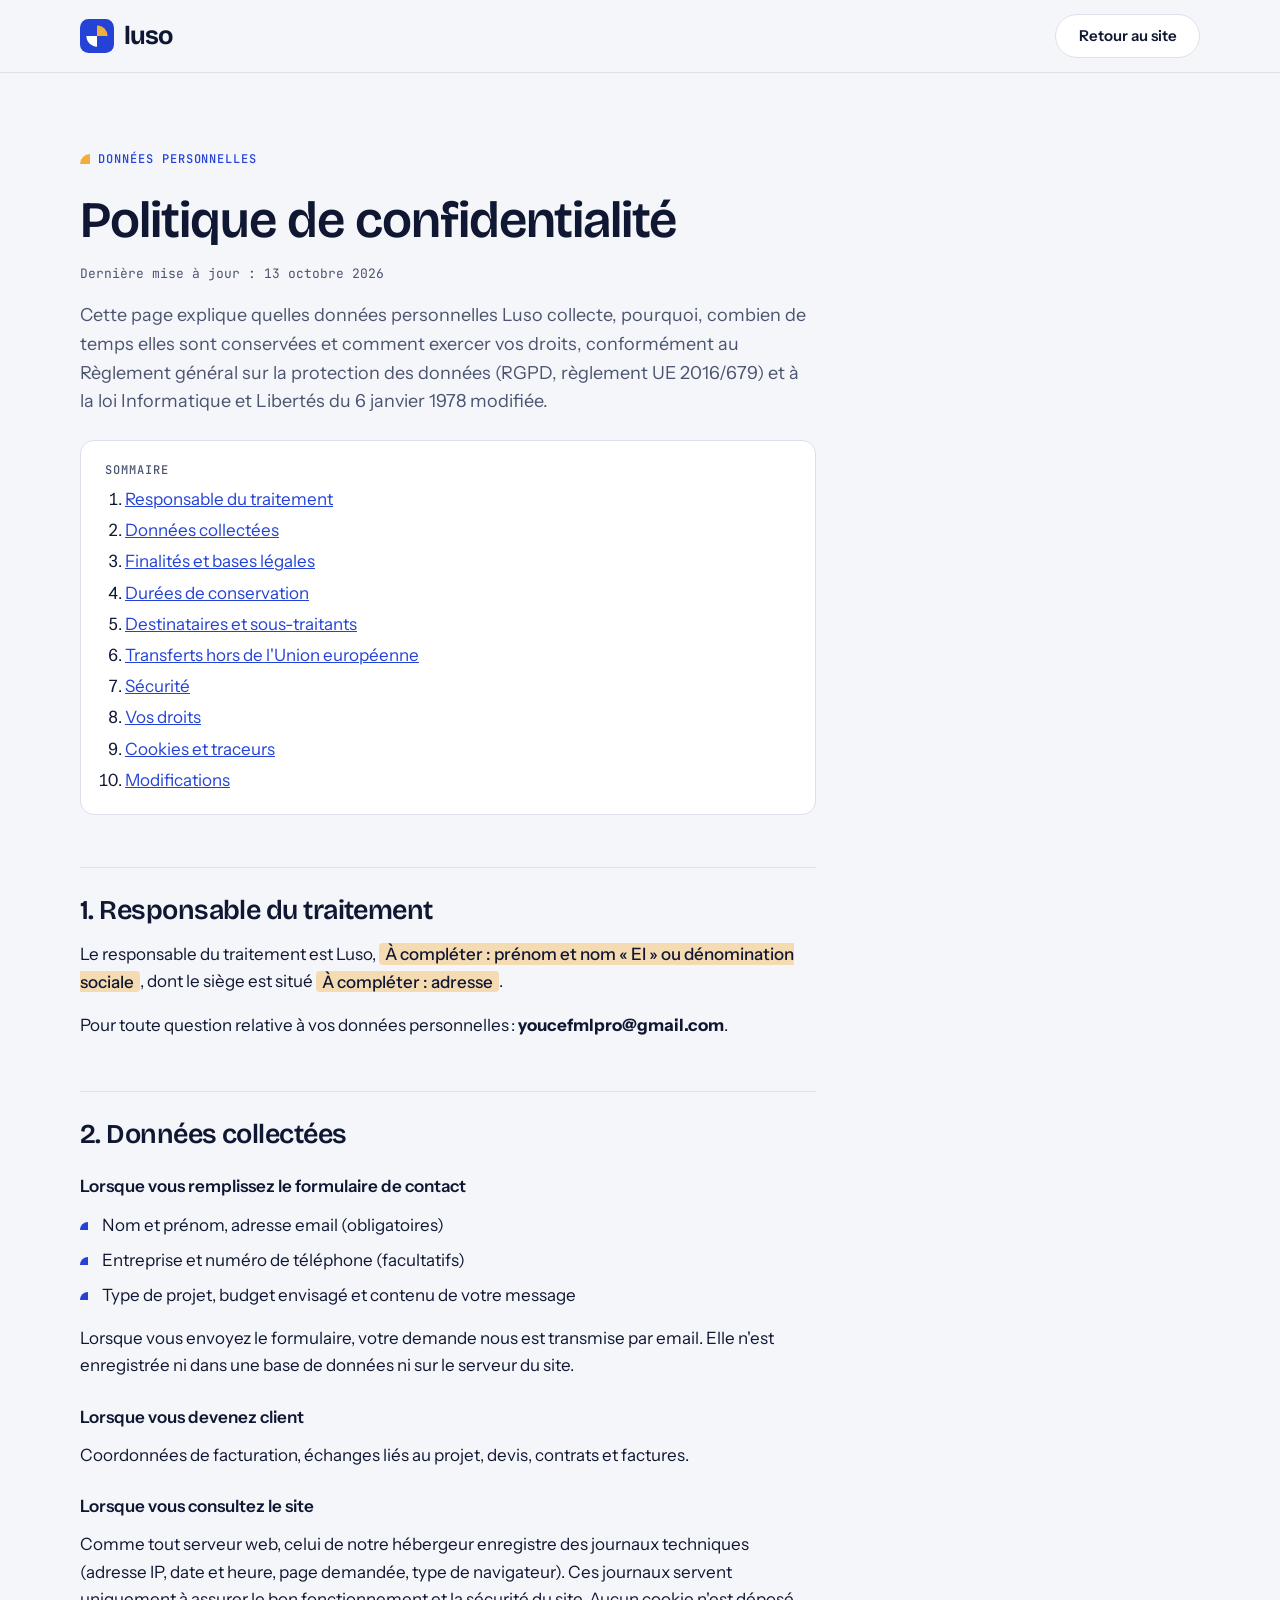
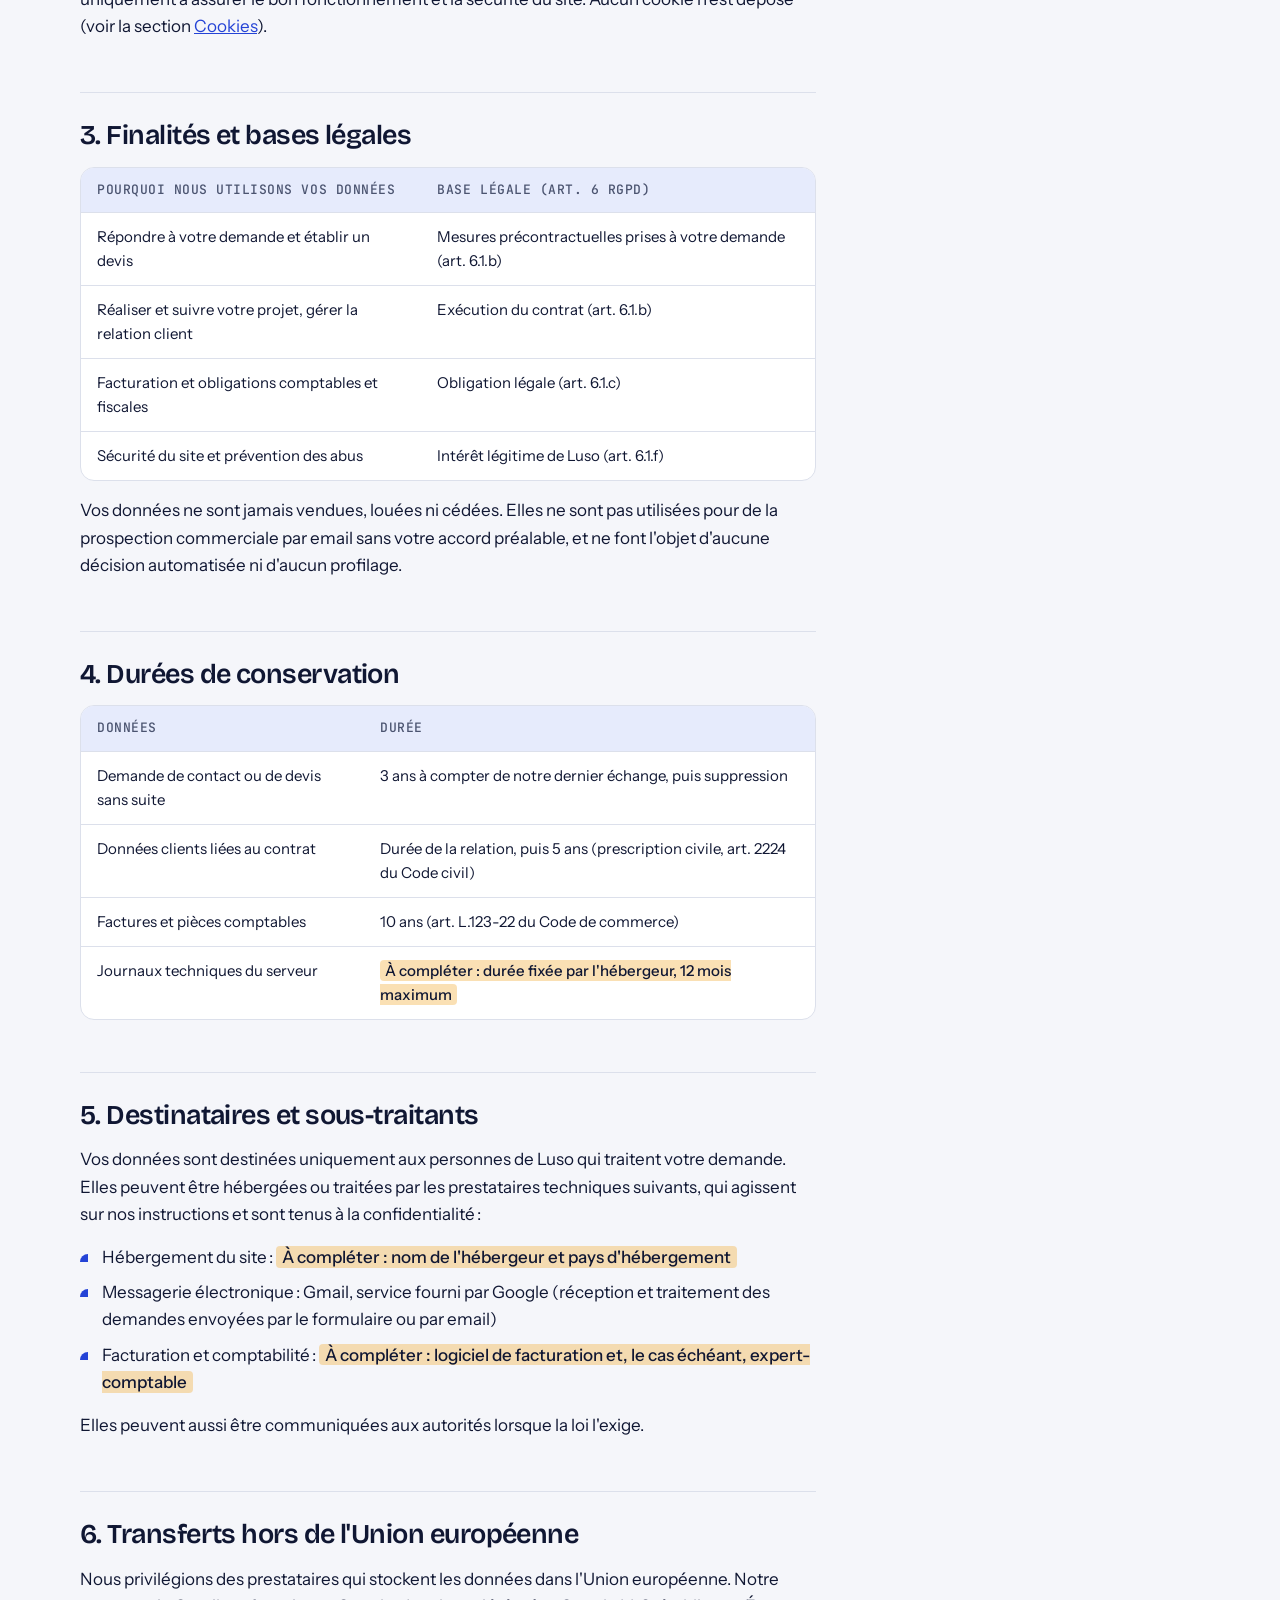
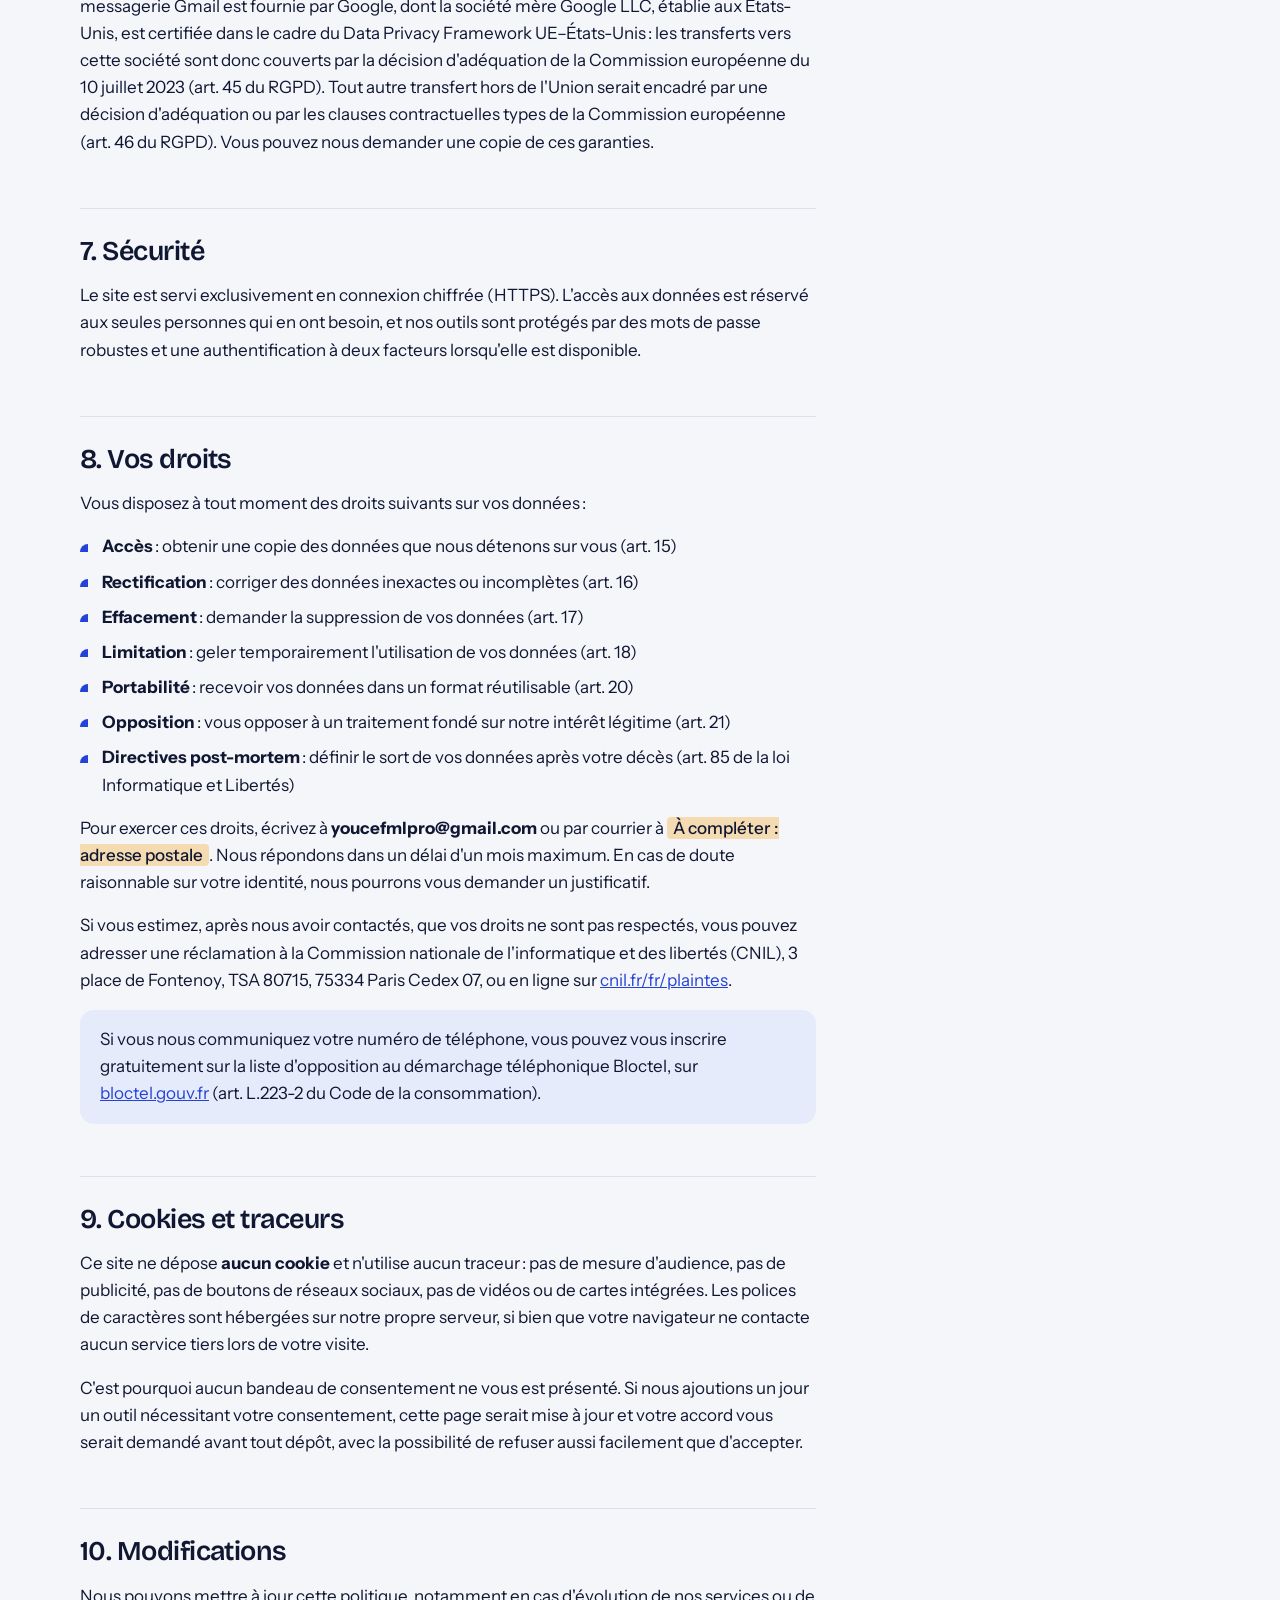
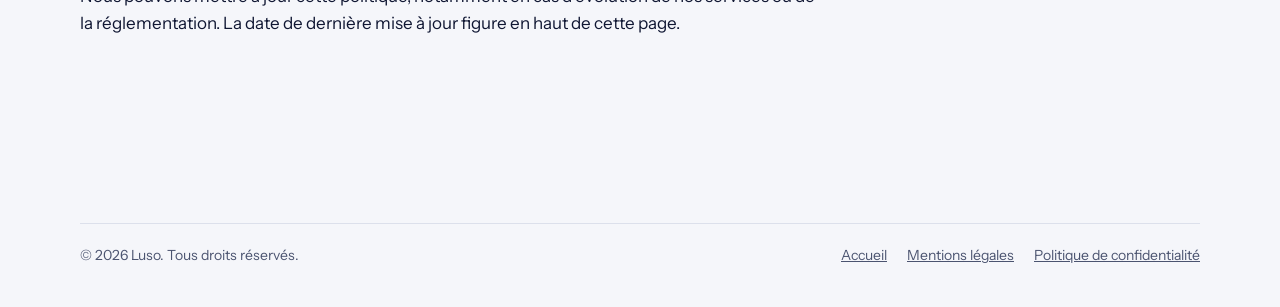
<file: luso/confidentialite.html>
<!DOCTYPE html>
<html lang="fr">
<head>
<meta charset="utf-8">
<meta name="viewport" content="width=device-width, initial-scale=1, viewport-fit=cover">
<meta name="referrer" content="strict-origin-when-cross-origin">
<title>Politique de confidentialité · Luso</title>
<meta name="description" content="Politique de confidentialité de l'agence Luso : données collectées, finalités, durées de conservation, destinataires, vos droits RGPD et cookies.">
<link rel="icon" href="data:image/svg+xml,%3Csvg xmlns='http://www.w3.org/2000/svg' viewBox='0 0 32 32'%3E%3Crect width='32' height='32' rx='8' fill='%232443D6'/%3E%3Cpath d='M16 6a10 10 0 0 1 10 10H16z' fill='%23F2AE3A'/%3E%3Cpath d='M16 26A10 10 0 0 1 6 16h10z' fill='%23fff'/%3E%3C/svg%3E">
<link rel="stylesheet" href="assets/styles.css">
</head>
<body>

<header class="site-header doc-header scrolled">
  <div class="wrap header-inner">
    <a class="logo" href="index.html" aria-label="Luso, retour à l'accueil">
      <svg class="mark" viewBox="0 0 32 32" aria-hidden="true"><rect class="m-bg" width="32" height="32" rx="8"/><path class="m-a" d="M16 6a10 10 0 0 1 10 10H16z"/><path class="m-b" d="M16 26A10 10 0 0 1 6 16h10z"/></svg>
      luso
    </a>
    <a class="btn btn-ghost" href="index.html">Retour au site</a>
  </div>
</header>

<main class="doc-page">
  <article class="wrap">
    <div class="doc">
      <span class="eyebrow">Données personnelles</span>
      <h1>Politique de confidentialité</h1>
      <p class="updated">Dernière mise à jour : 13 octobre 2026</p>
      <p class="intro">Cette page explique quelles données personnelles Luso collecte, pourquoi, combien de temps elles sont conservées et comment exercer vos droits, conformément au Règlement général sur la protection des données (RGPD, règlement UE 2016/679) et à la loi Informatique et Libertés du 6 janvier 1978 modifiée.</p>

      <nav class="toc" aria-label="Sommaire">
        <strong>Sommaire</strong>
        <ol>
          <li><a href="#responsable">Responsable du traitement</a></li>
          <li><a href="#donnees">Données collectées</a></li>
          <li><a href="#finalites">Finalités et bases légales</a></li>
          <li><a href="#durees">Durées de conservation</a></li>
          <li><a href="#destinataires">Destinataires et sous-traitants</a></li>
          <li><a href="#transferts">Transferts hors de l'Union européenne</a></li>
          <li><a href="#securite">Sécurité</a></li>
          <li><a href="#droits">Vos droits</a></li>
          <li><a href="#cookies">Cookies et traceurs</a></li>
          <li><a href="#modifications">Modifications</a></li>
        </ol>
      </nav>

      <h2 id="responsable">1. Responsable du traitement</h2>
      <p>Le responsable du traitement est Luso, <mark class="todo">À compléter : prénom et nom « EI » ou dénomination sociale</mark>, dont le siège est situé <mark class="todo">À compléter : adresse</mark>.</p>
      <p>Pour toute question relative à vos données personnelles&#8239;: <strong>youcefmlpro@gmail.com</strong>.</p>

      <h2 id="donnees">2. Données collectées</h2>
      <h3>Lorsque vous remplissez le formulaire de contact</h3>
      <ul class="bullets">
        <li>Nom et prénom, adresse email (obligatoires)</li>
        <li>Entreprise et numéro de téléphone (facultatifs)</li>
        <li>Type de projet, budget envisagé et contenu de votre message</li>
      </ul>
      <p>Lorsque vous envoyez le formulaire, votre demande nous est transmise par email. Elle n'est enregistrée ni dans une base de données ni sur le serveur du site.</p>
      <h3>Lorsque vous devenez client</h3>
      <p>Coordonnées de facturation, échanges liés au projet, devis, contrats et factures.</p>
      <h3>Lorsque vous consultez le site</h3>
      <p>Comme tout serveur web, celui de notre hébergeur enregistre des journaux techniques (adresse IP, date et heure, page demandée, type de navigateur). Ces journaux servent uniquement à assurer le bon fonctionnement et la sécurité du site. Aucun cookie n'est déposé (voir la section <a href="#cookies">Cookies</a>).</p>

      <h2 id="finalites">3. Finalités et bases légales</h2>
      <div class="table-scroll">
        <table>
          <thead><tr><th scope="col">Pourquoi nous utilisons vos données</th><th scope="col">Base légale (art. 6 RGPD)</th></tr></thead>
          <tbody>
            <tr><td>Répondre à votre demande et établir un devis</td><td>Mesures précontractuelles prises à votre demande (art. 6.1.b)</td></tr>
            <tr><td>Réaliser et suivre votre projet, gérer la relation client</td><td>Exécution du contrat (art. 6.1.b)</td></tr>
            <tr><td>Facturation et obligations comptables et fiscales</td><td>Obligation légale (art. 6.1.c)</td></tr>
            <tr><td>Sécurité du site et prévention des abus</td><td>Intérêt légitime de Luso (art. 6.1.f)</td></tr>
          </tbody>
        </table>
      </div>
      <p>Vos données ne sont jamais vendues, louées ni cédées. Elles ne sont pas utilisées pour de la prospection commerciale par email sans votre accord préalable, et ne font l'objet d'aucune décision automatisée ni d'aucun profilage.</p>

      <h2 id="durees">4. Durées de conservation</h2>
      <div class="table-scroll">
        <table>
          <thead><tr><th scope="col">Données</th><th scope="col">Durée</th></tr></thead>
          <tbody>
            <tr><td>Demande de contact ou de devis sans suite</td><td>3 ans à compter de notre dernier échange, puis suppression</td></tr>
            <tr><td>Données clients liées au contrat</td><td>Durée de la relation, puis 5 ans (prescription civile, art. 2224 du Code civil)</td></tr>
            <tr><td>Factures et pièces comptables</td><td>10 ans (art. L.123-22 du Code de commerce)</td></tr>
            <tr><td>Journaux techniques du serveur</td><td><mark class="todo">À compléter : durée fixée par l'hébergeur, 12 mois maximum</mark></td></tr>
          </tbody>
        </table>
      </div>

      <h2 id="destinataires">5. Destinataires et sous-traitants</h2>
      <p>Vos données sont destinées uniquement aux personnes de Luso qui traitent votre demande. Elles peuvent être hébergées ou traitées par les prestataires techniques suivants, qui agissent sur nos instructions et sont tenus à la confidentialité&#8239;:</p>
      <ul class="bullets">
        <li>Hébergement du site&#8239;: <mark class="todo">À compléter : nom de l'hébergeur et pays d'hébergement</mark></li>
        <li>Messagerie électronique&#8239;: Gmail, service fourni par Google (réception et traitement des demandes envoyées par le formulaire ou par email)</li>
        <li>Facturation et comptabilité&#8239;: <mark class="todo">À compléter : logiciel de facturation et, le cas échéant, expert-comptable</mark></li>
      </ul>
      <p>Elles peuvent aussi être communiquées aux autorités lorsque la loi l'exige.</p>

      <h2 id="transferts">6. Transferts hors de l'Union européenne</h2>
      <p>Nous privilégions des prestataires qui stockent les données dans l'Union européenne. Notre messagerie Gmail est fournie par Google, dont la société mère Google LLC, établie aux États-Unis, est certifiée dans le cadre du Data Privacy Framework UE–États-Unis&#8239;: les transferts vers cette société sont donc couverts par la décision d'adéquation de la Commission européenne du 10 juillet 2023 (art. 45 du RGPD). Tout autre transfert hors de l'Union serait encadré par une décision d'adéquation ou par les clauses contractuelles types de la Commission européenne (art. 46 du RGPD). Vous pouvez nous demander une copie de ces garanties.</p>

      <h2 id="securite">7. Sécurité</h2>
      <p>Le site est servi exclusivement en connexion chiffrée (HTTPS). L'accès aux données est réservé aux seules personnes qui en ont besoin, et nos outils sont protégés par des mots de passe robustes et une authentification à deux facteurs lorsqu'elle est disponible.</p>

      <h2 id="droits">8. Vos droits</h2>
      <p>Vous disposez à tout moment des droits suivants sur vos données&#8239;:</p>
      <ul class="bullets">
        <li><strong>Accès</strong>&#8239;: obtenir une copie des données que nous détenons sur vous (art. 15)</li>
        <li><strong>Rectification</strong>&#8239;: corriger des données inexactes ou incomplètes (art. 16)</li>
        <li><strong>Effacement</strong>&#8239;: demander la suppression de vos données (art. 17)</li>
        <li><strong>Limitation</strong>&#8239;: geler temporairement l'utilisation de vos données (art. 18)</li>
        <li><strong>Portabilité</strong>&#8239;: recevoir vos données dans un format réutilisable (art. 20)</li>
        <li><strong>Opposition</strong>&#8239;: vous opposer à un traitement fondé sur notre intérêt légitime (art. 21)</li>
        <li><strong>Directives post-mortem</strong>&#8239;: définir le sort de vos données après votre décès (art. 85 de la loi Informatique et Libertés)</li>
      </ul>
      <p>Pour exercer ces droits, écrivez à <strong>youcefmlpro@gmail.com</strong> ou par courrier à <mark class="todo">À compléter : adresse postale</mark>. Nous répondons dans un délai d'un mois maximum. En cas de doute raisonnable sur votre identité, nous pourrons vous demander un justificatif.</p>
      <p>Si vous estimez, après nous avoir contactés, que vos droits ne sont pas respectés, vous pouvez adresser une réclamation à la Commission nationale de l'informatique et des libertés (CNIL), 3 place de Fontenoy, TSA 80715, 75334 Paris Cedex 07, ou en ligne sur <a href="https://www.cnil.fr/fr/plaintes" rel="noopener">cnil.fr/fr/plaintes</a>.</p>
      <p class="callout">Si vous nous communiquez votre numéro de téléphone, vous pouvez vous inscrire gratuitement sur la liste d'opposition au démarchage téléphonique Bloctel, sur <a href="https://www.bloctel.gouv.fr" rel="noopener">bloctel.gouv.fr</a> (art. L.223-2 du Code de la consommation).</p>

      <h2 id="cookies">9. Cookies et traceurs</h2>
      <p>Ce site ne dépose <strong>aucun cookie</strong> et n'utilise aucun traceur&#8239;: pas de mesure d'audience, pas de publicité, pas de boutons de réseaux sociaux, pas de vidéos ou de cartes intégrées. Les polices de caractères sont hébergées sur notre propre serveur, si bien que votre navigateur ne contacte aucun service tiers lors de votre visite.</p>
      <p>C'est pourquoi aucun bandeau de consentement ne vous est présenté. Si nous ajoutions un jour un outil nécessitant votre consentement, cette page serait mise à jour et votre accord vous serait demandé avant tout dépôt, avec la possibilité de refuser aussi facilement que d'accepter.</p>

      <h2 id="modifications">10. Modifications</h2>
      <p>Nous pouvons mettre à jour cette politique, notamment en cas d'évolution de nos services ou de la réglementation. La date de dernière mise à jour figure en haut de cette page.</p>
    </div>
  </article>
</main>

<footer class="footer">
  <div class="wrap">
    <div class="legal">
      <span>© 2026 Luso. Tous droits réservés.</span>
      <ul class="legal-links">
        <li><a href="index.html">Accueil</a></li>
        <li><a href="mentions-legales.html">Mentions légales</a></li>
        <li><a href="confidentialite.html" aria-current="page">Politique de confidentialité</a></li>
      </ul>
    </div>
  </div>
</footer>

</body>
</html>
</file>
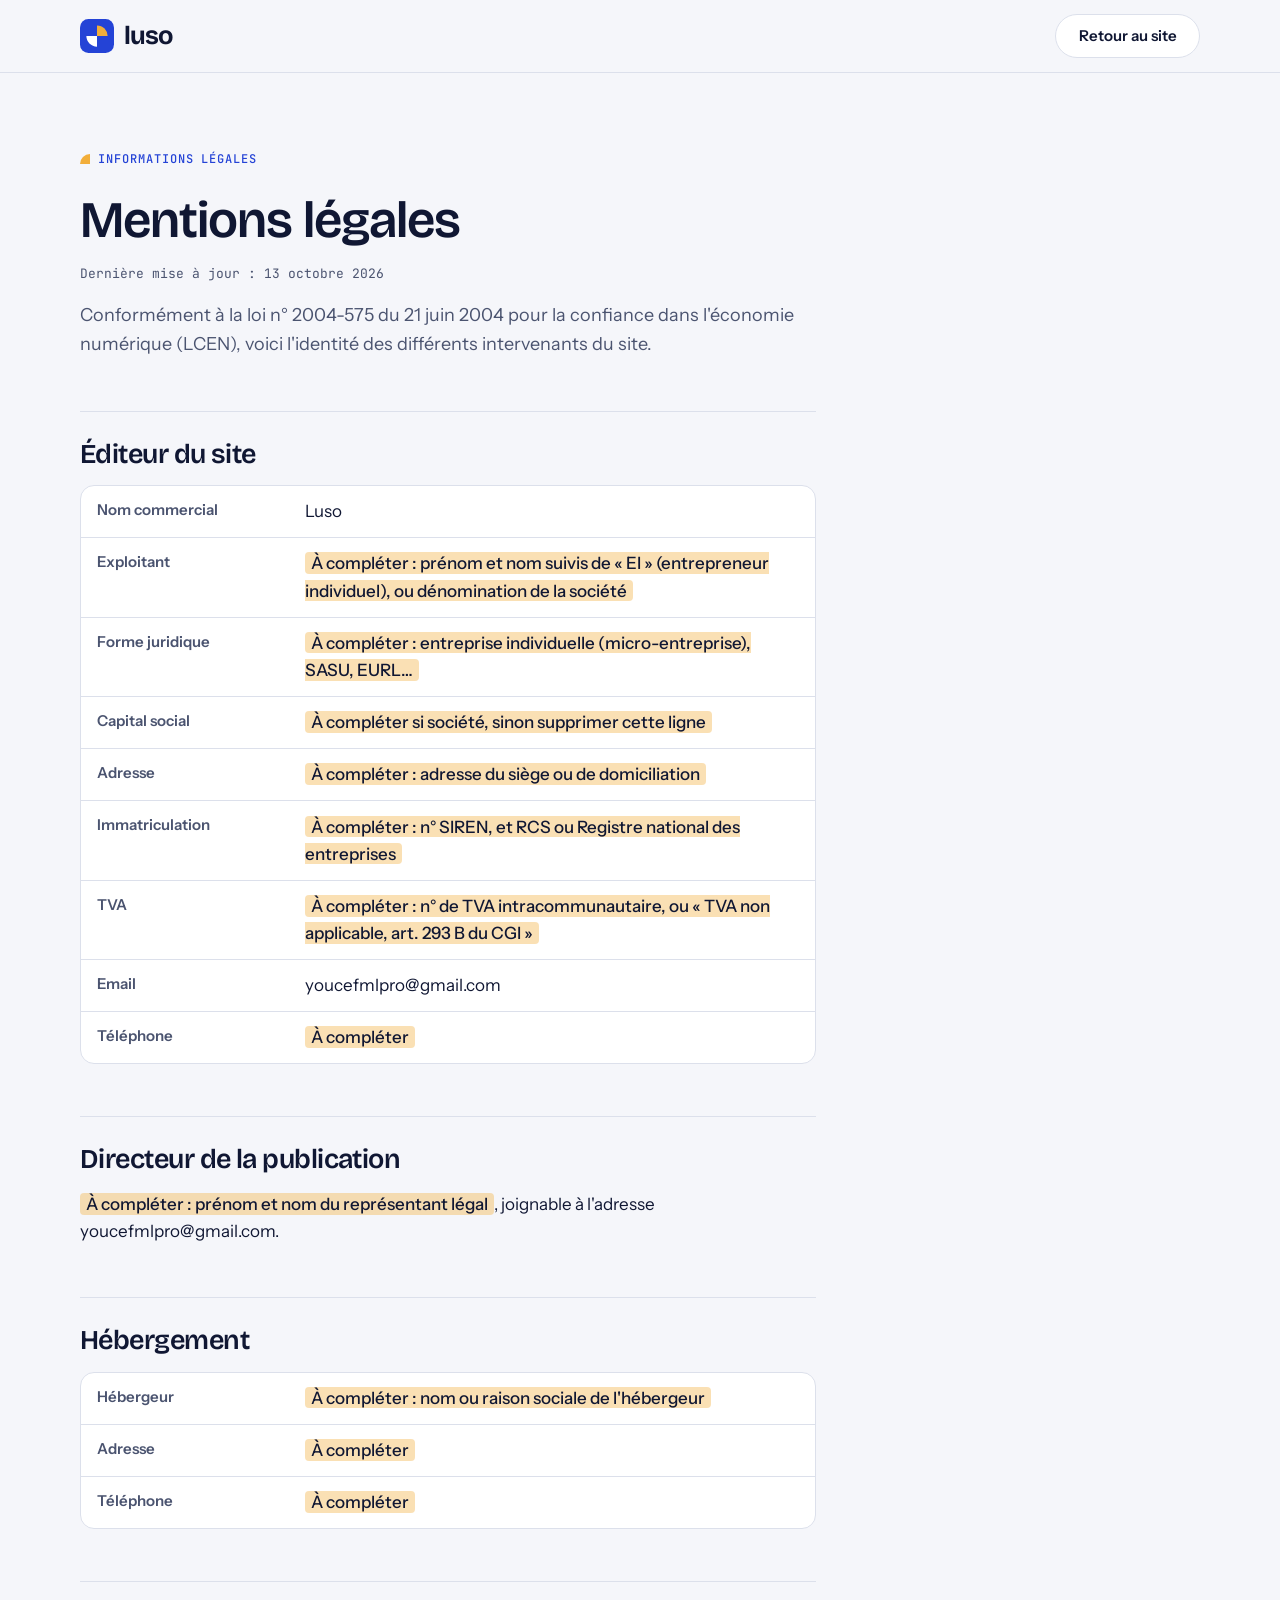
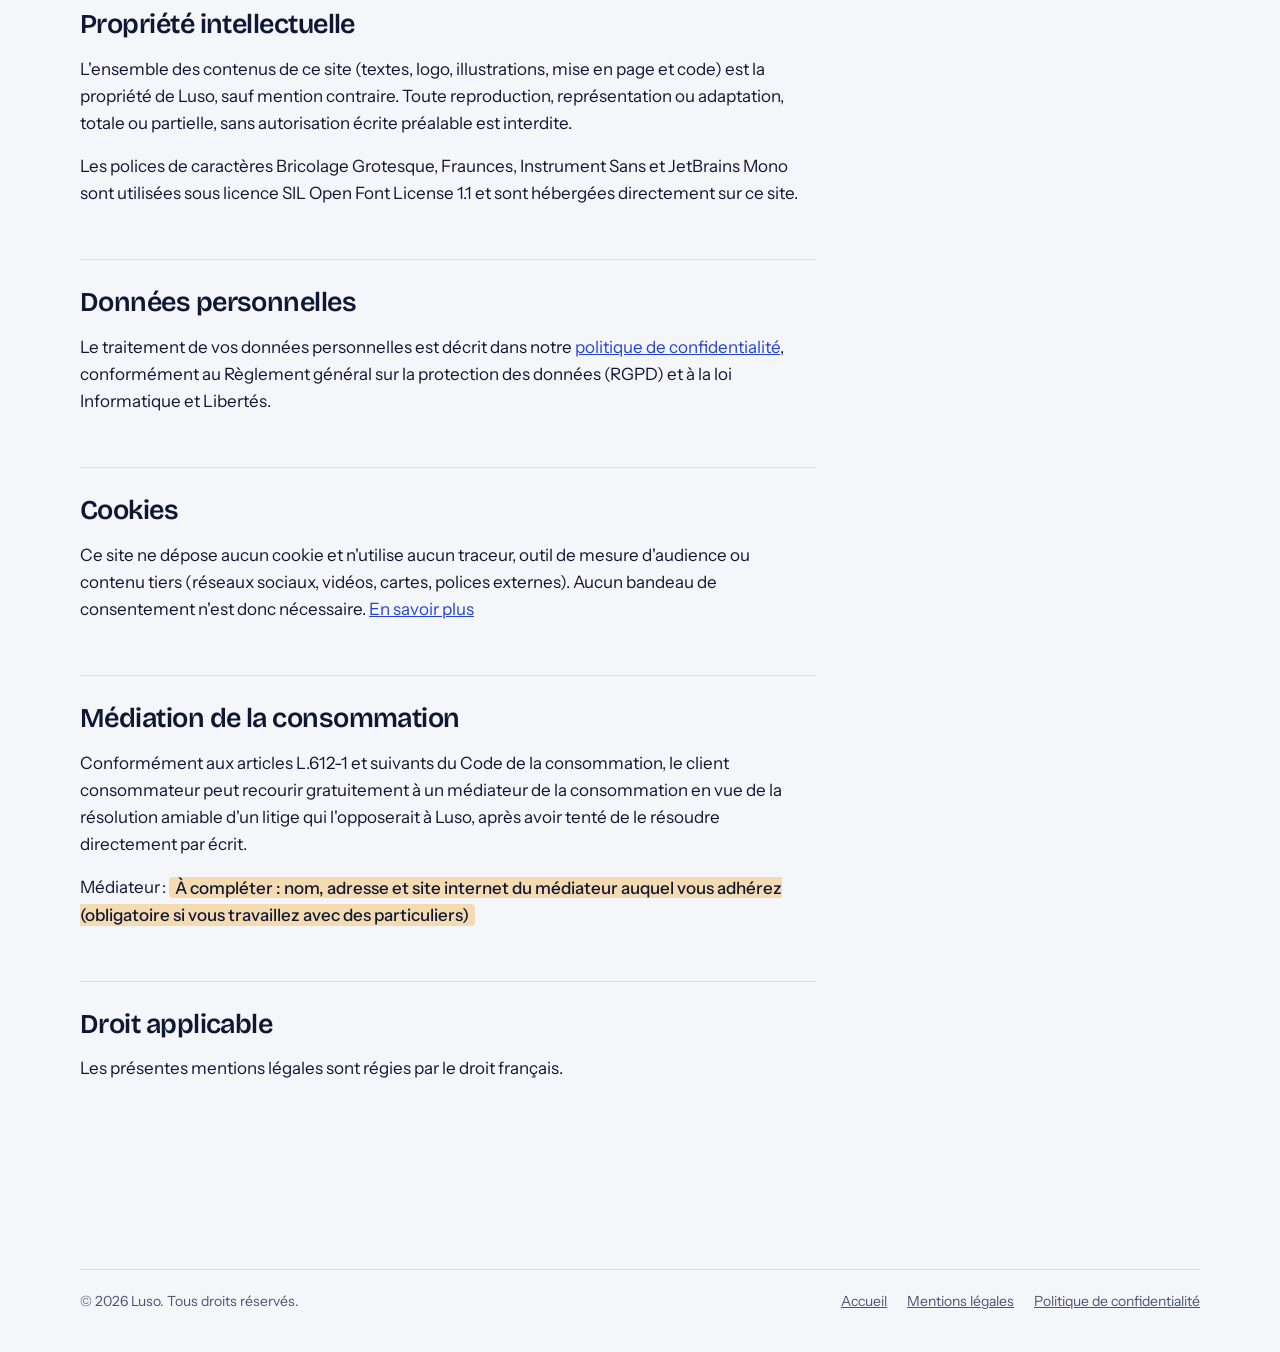
<file: luso/mentions-legales.html>
<!DOCTYPE html>
<html lang="fr">
<head>
<meta charset="utf-8">
<meta name="viewport" content="width=device-width, initial-scale=1, viewport-fit=cover">
<meta name="referrer" content="strict-origin-when-cross-origin">
<title>Mentions légales · Luso</title>
<meta name="description" content="Mentions légales du site de l'agence Luso : éditeur, directeur de la publication, hébergeur, propriété intellectuelle et cookies.">
<link rel="icon" href="data:image/svg+xml,%3Csvg xmlns='http://www.w3.org/2000/svg' viewBox='0 0 32 32'%3E%3Crect width='32' height='32' rx='8' fill='%232443D6'/%3E%3Cpath d='M16 6a10 10 0 0 1 10 10H16z' fill='%23F2AE3A'/%3E%3Cpath d='M16 26A10 10 0 0 1 6 16h10z' fill='%23fff'/%3E%3C/svg%3E">
<link rel="stylesheet" href="assets/styles.css">
</head>
<body>

<header class="site-header doc-header scrolled">
  <div class="wrap header-inner">
    <a class="logo" href="index.html" aria-label="Luso, retour à l'accueil">
      <svg class="mark" viewBox="0 0 32 32" aria-hidden="true"><rect class="m-bg" width="32" height="32" rx="8"/><path class="m-a" d="M16 6a10 10 0 0 1 10 10H16z"/><path class="m-b" d="M16 26A10 10 0 0 1 6 16h10z"/></svg>
      luso
    </a>
    <a class="btn btn-ghost" href="index.html">Retour au site</a>
  </div>
</header>

<main class="doc-page">
  <article class="wrap">
    <div class="doc">
      <span class="eyebrow">Informations légales</span>
      <h1>Mentions légales</h1>
      <p class="updated">Dernière mise à jour : 13 octobre 2026</p>
      <p class="intro">Conformément à la loi n° 2004-575 du 21 juin 2004 pour la confiance dans l'économie numérique (LCEN), voici l'identité des différents intervenants du site.</p>

      <h2 id="editeur">Éditeur du site</h2>
      <dl class="facts">
        <dt>Nom commercial</dt>
        <dd>Luso</dd>
        <dt>Exploitant</dt>
        <dd><mark class="todo">À compléter : prénom et nom suivis de « EI » (entrepreneur individuel), ou dénomination de la société</mark></dd>
        <dt>Forme juridique</dt>
        <dd><mark class="todo">À compléter : entreprise individuelle (micro-entreprise), SASU, EURL…</mark></dd>
        <dt>Capital social</dt>
        <dd><mark class="todo">À compléter si société, sinon supprimer cette ligne</mark></dd>
        <dt>Adresse</dt>
        <dd><mark class="todo">À compléter : adresse du siège ou de domiciliation</mark></dd>
        <dt>Immatriculation</dt>
        <dd><mark class="todo">À compléter : n° SIREN, et RCS ou Registre national des entreprises</mark></dd>
        <dt>TVA</dt>
        <dd><mark class="todo">À compléter : n° de TVA intracommunautaire, ou « TVA non applicable, art. 293 B du CGI »</mark></dd>
        <dt>Email</dt>
        <dd>youcefmlpro@gmail.com</dd>
        <dt>Téléphone</dt>
        <dd><mark class="todo">À compléter</mark></dd>
      </dl>

      <h2 id="publication">Directeur de la publication</h2>
      <p><mark class="todo">À compléter : prénom et nom du représentant légal</mark>, joignable à l'adresse youcefmlpro@gmail.com.</p>

      <h2 id="hebergeur">Hébergement</h2>
      <dl class="facts">
        <dt>Hébergeur</dt>
        <dd><mark class="todo">À compléter : nom ou raison sociale de l'hébergeur</mark></dd>
        <dt>Adresse</dt>
        <dd><mark class="todo">À compléter</mark></dd>
        <dt>Téléphone</dt>
        <dd><mark class="todo">À compléter</mark></dd>
      </dl>

      <h2 id="propriete">Propriété intellectuelle</h2>
      <p>L'ensemble des contenus de ce site (textes, logo, illustrations, mise en page et code) est la propriété de Luso, sauf mention contraire. Toute reproduction, représentation ou adaptation, totale ou partielle, sans autorisation écrite préalable est interdite.</p>
      <p>Les polices de caractères Bricolage Grotesque, Fraunces, Instrument Sans et JetBrains Mono sont utilisées sous licence SIL Open Font License 1.1 et sont hébergées directement sur ce site.</p>

      <h2 id="donnees">Données personnelles</h2>
      <p>Le traitement de vos données personnelles est décrit dans notre <a href="confidentialite.html">politique de confidentialité</a>, conformément au Règlement général sur la protection des données (RGPD) et à la loi Informatique et Libertés.</p>

      <h2 id="cookies">Cookies</h2>
      <p>Ce site ne dépose aucun cookie et n'utilise aucun traceur, outil de mesure d'audience ou contenu tiers (réseaux sociaux, vidéos, cartes, polices externes). Aucun bandeau de consentement n'est donc nécessaire. <a href="confidentialite.html#cookies">En savoir plus</a></p>

      <h2 id="mediation">Médiation de la consommation</h2>
      <p>Conformément aux articles L.612-1 et suivants du Code de la consommation, le client consommateur peut recourir gratuitement à un médiateur de la consommation en vue de la résolution amiable d'un litige qui l'opposerait à Luso, après avoir tenté de le résoudre directement par écrit.</p>
      <p>Médiateur&#8239;: <mark class="todo">À compléter : nom, adresse et site internet du médiateur auquel vous adhérez (obligatoire si vous travaillez avec des particuliers)</mark></p>

      <h2 id="droit">Droit applicable</h2>
      <p>Les présentes mentions légales sont régies par le droit français.</p>
    </div>
  </article>
</main>

<footer class="footer">
  <div class="wrap">
    <div class="legal">
      <span>© 2026 Luso. Tous droits réservés.</span>
      <ul class="legal-links">
        <li><a href="index.html">Accueil</a></li>
        <li><a href="mentions-legales.html" aria-current="page">Mentions légales</a></li>
        <li><a href="confidentialite.html">Politique de confidentialité</a></li>
      </ul>
    </div>
  </div>
</footer>

</body>
</html>
</file>
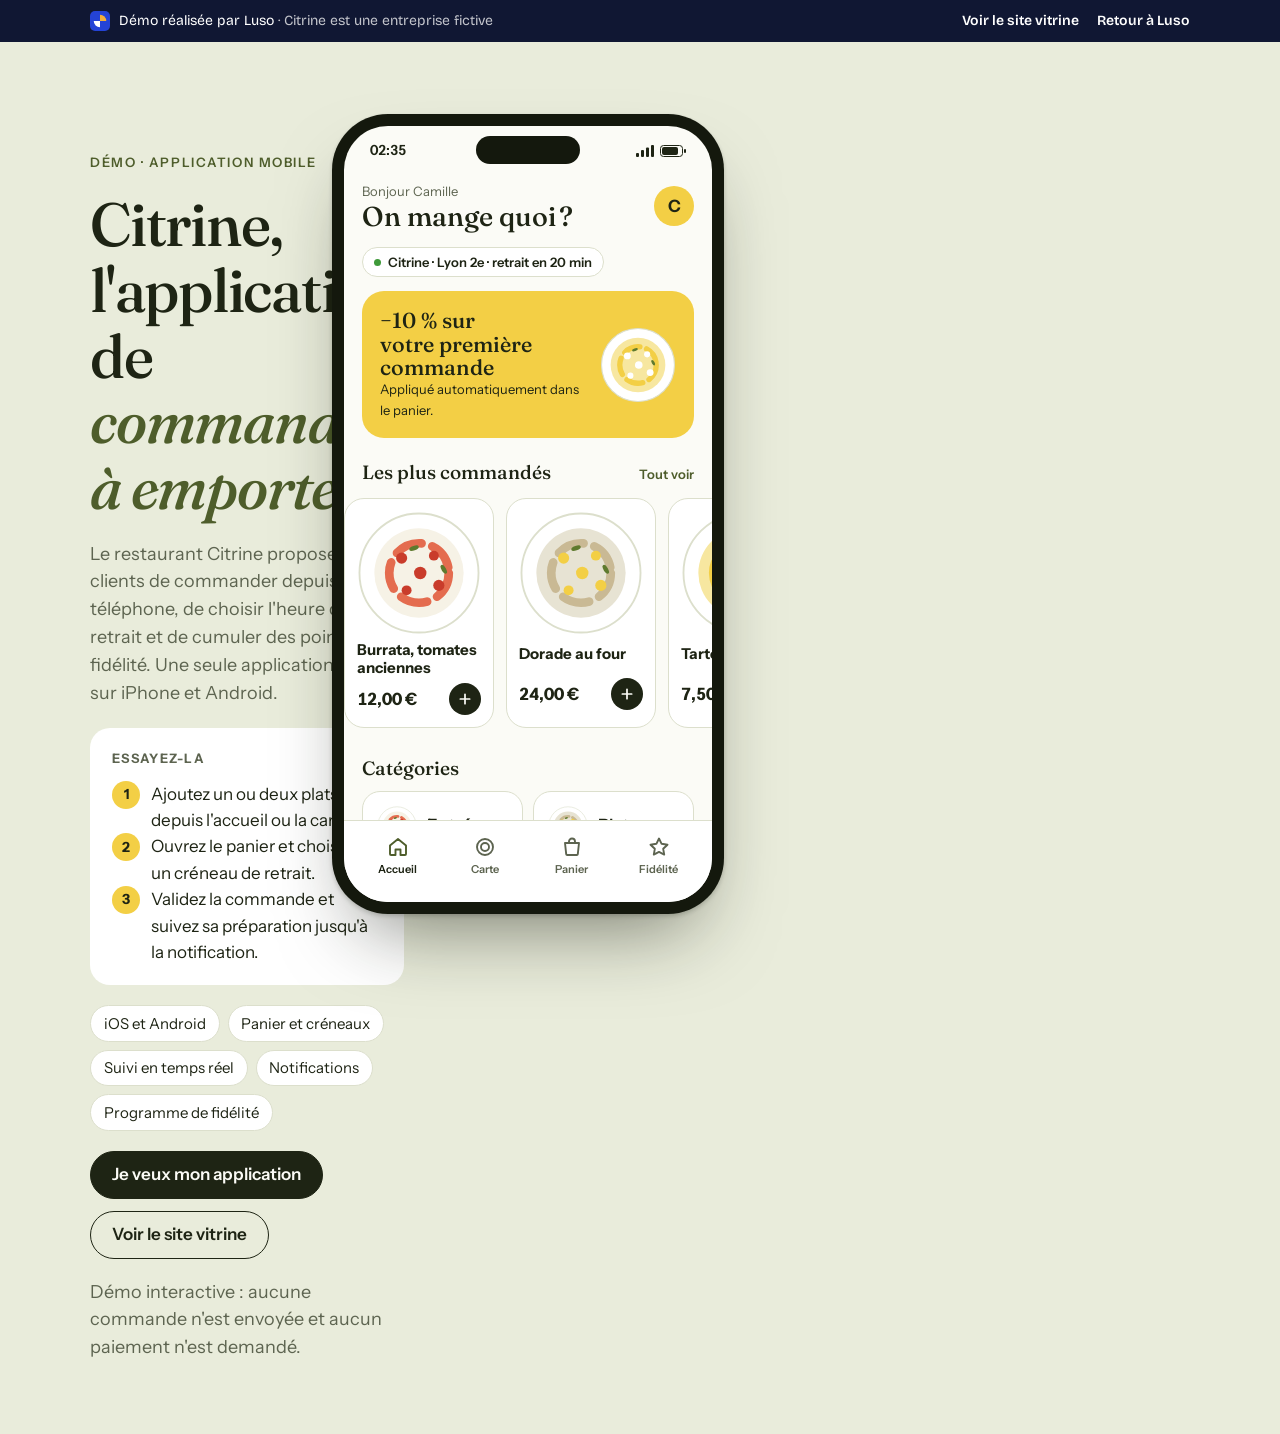
<file: luso/demos/citrine-app.html>
<!DOCTYPE html>
<html lang="fr">
<head>
<meta charset="utf-8">
<meta name="viewport" content="width=device-width, initial-scale=1, viewport-fit=cover">
<meta name="referrer" content="strict-origin-when-cross-origin">
<meta name="robots" content="noindex">
<title>Citrine · Démo application</title>
<meta name="description" content="Démo Luso : application mobile de commande à emporter pour un restaurant fictif, Citrine. Menu, panier, créneau de retrait, suivi de commande et fidélité.">
<link rel="icon" href="data:image/svg+xml,%3Csvg xmlns='http://www.w3.org/2000/svg' viewBox='0 0 32 32'%3E%3Ccircle cx='16' cy='16' r='15' fill='%23F3CF45'/%3E%3Ccircle cx='16' cy='16' r='11' fill='%23FBE68A'/%3E%3Cpath d='M16 5v22M5 16h22M8.2 8.2l15.6 15.6M23.8 8.2L8.2 23.8' stroke='%23fff' stroke-width='1.6'/%3E%3C/svg%3E">
<style>
/* Polices hébergées sur le site Luso (aucun appel à un service tiers). */
@font-face { font-family: "Fraunces"; font-style: normal; font-weight: 100 900; font-display: swap; src: url("../assets/fonts/fraunces-latin-opsz-normal.woff2") format("woff2"); }
@font-face { font-family: "Fraunces"; font-style: italic; font-weight: 100 900; font-display: swap; src: url("../assets/fonts/fraunces-latin-opsz-italic.woff2") format("woff2"); }
@font-face { font-family: "Instrument Sans"; font-style: normal; font-weight: 400 700; font-display: swap; src: url("../assets/fonts/instrument-sans-latin-wght-normal.woff2") format("woff2"); }
@font-face { font-family: "Bricolage Grotesque"; font-style: normal; font-weight: 200 800; font-display: swap; src: url("../assets/fonts/bricolage-grotesque-latin-opsz-normal.woff2") format("woff2"); }

/* Layout : explication à gauche, téléphone interactif à droite (collant) ; sur mobile, le téléphone occupe la largeur. Identité Citrine en clair uniquement, choix de marque. */
:root {
  --paper: #FBFBF6;
  --surface: #FFFFFF;
  --ink: #1E2414;
  --muted: #5D6450;
  --line: #DCDFCC;
  --olive: #4E5D2B;
  --olive-soft: #E9ECDB;
  --lemon: #F3CF45;
  --lemon-soft: #FBF1C4;
  --ok: #3F9A3A;
  --stage: #E9ECDB;
  --luso: #101733;
  --luso-ink: #FFFFFF;
  --luso-accent: #8299FF;
  --display: "Fraunces", Georgia, "Times New Roman", serif;
  --body: "Instrument Sans", "Helvetica Neue", Arial, sans-serif;
  color-scheme: light;
}
*, *::before, *::after { box-sizing: border-box; }
body { margin: 0; background: var(--stage); color: var(--ink); font-family: var(--body); font-size: 1.0625rem; line-height: 1.55; -webkit-font-smoothing: antialiased; }
h1, h2, h3 { font-family: var(--display); font-weight: 500; line-height: 1.08; margin: 0; text-wrap: balance; }
p, ul, ol { margin: 0; }
ul, ol { padding: 0; list-style: none; }
a { color: inherit; }
button { font: inherit; color: inherit; cursor: pointer; }
svg { display: block; max-width: 100%; }
:focus-visible { outline: 2px solid var(--olive); outline-offset: 2px; border-radius: 6px; }
[hidden] { display: none !important; }
.wrap { width: 100%; max-width: 1180px; margin-inline: auto; padding-inline: clamp(16px, 4vw, 40px); }

/* Bandeau Luso */
.demo-bar { background: var(--luso); color: var(--luso-ink); font-family: "Bricolage Grotesque", var(--body); font-size: .875rem; }
.demo-bar .wrap { display: flex; flex-wrap: wrap; align-items: center; justify-content: space-between; gap: .4rem 1.25rem; padding-block: 10px; }
.demo-bar p { display: flex; align-items: center; gap: .55rem; }
.demo-bar svg { width: 20px; height: 20px; flex: none; }
.demo-bar nav { display: flex; gap: 1.1rem; }
.demo-bar a { color: var(--luso-ink); text-decoration: none; font-weight: 600; }
.demo-bar a:hover { color: var(--luso-accent); }
.demo-bar .tag { font-weight: 400; opacity: .75; }

/* Mise en page de la démo */
.layout { display: grid; grid-template-columns: minmax(0, 1fr) auto; gap: clamp(32px, 6vw, 88px); align-items: start; padding-block: clamp(32px, 6vw, 72px); }
.intro { display: grid; gap: 1.25rem; max-width: 34rem; padding-top: clamp(0px, 3vw, 40px); }
.kicker { font-size: .8125rem; font-weight: 600; letter-spacing: .12em; text-transform: uppercase; color: var(--olive); }
.intro h1 { font-size: clamp(2.3rem, 5vw, 3.8rem); letter-spacing: -.02em; }
.intro h1 em { font-style: italic; color: var(--olive); }
.intro > p { color: var(--muted); font-size: 1.125rem; }
.try { display: grid; gap: .8rem; counter-reset: s; padding: 20px 22px; border-radius: 20px; background: var(--surface); }
.try strong { font-size: .8125rem; letter-spacing: .1em; text-transform: uppercase; color: var(--muted); }
.try li { counter-increment: s; display: grid; grid-template-columns: 28px minmax(0, 1fr); gap: .7rem; align-items: start; }
.try li::before { content: counter(s); width: 28px; height: 28px; border-radius: 50%; background: var(--lemon); display: grid; place-items: center; font-weight: 700; font-size: .875rem; }
.features { display: flex; flex-wrap: wrap; gap: .5rem; }
.features li { padding: .35rem .8rem; border-radius: 99px; background: var(--surface); border: 1px solid var(--line); font-size: .9375rem; }
.cta { display: flex; flex-wrap: wrap; gap: .75rem; }
.btn { display: inline-flex; align-items: center; justify-content: center; min-height: 48px; padding: 0 1.3rem; border-radius: 999px; border: 1.5px solid var(--ink); font-weight: 600; text-decoration: none; background: transparent; }
.btn-fill { background: var(--ink); color: var(--paper); }
.btn-fill:hover { background: var(--olive); border-color: var(--olive); }
.btn-line:hover { background: var(--ink); color: var(--paper); }
.note { font-size: .875rem; color: var(--muted); }

/* Téléphone */
.device { position: sticky; top: 24px; width: min(392px, 100%); height: 800px; padding: 12px; border-radius: 56px; background: #14180D; box-shadow: 0 2px 4px rgba(20, 24, 13, .2), 0 40px 80px -30px rgba(20, 24, 13, .55); }
.app { position: relative; height: 100%; border-radius: 44px; overflow: hidden; background: var(--paper); display: flex; flex-direction: column; }
.statusbar { flex: none; display: flex; justify-content: space-between; align-items: center; padding: 14px 26px 6px; font-size: .875rem; font-weight: 600; font-variant-numeric: tabular-nums; }
.statusbar .icons { display: flex; gap: 6px; align-items: center; }
.notch { position: absolute; top: 10px; left: 50%; transform: translateX(-50%); width: 104px; height: 28px; border-radius: 20px; background: #14180D; z-index: 3; }
.screen { flex: 1; overflow-y: auto; overscroll-behavior: contain; padding: 8px 18px 24px; scrollbar-width: none; }
.screen::-webkit-scrollbar { display: none; }
@media (max-width: 900px) {
  .layout { grid-template-columns: minmax(0, 1fr); }
  .device { position: relative; top: 0; justify-self: center; }
}
@media (max-width: 480px) {
  .device { width: 100%; height: min(760px, calc(100svh - 40px)); min-height: 600px; padding: 8px; border-radius: 40px; }
  .app { border-radius: 32px; }
}

/* Barre d'onglets */
.tabbar { flex: none; display: grid; grid-template-columns: repeat(4, 1fr); padding: 8px 10px 18px; background: var(--surface); border-top: 1px solid var(--line); }
.tabbar button { border: 0; background: none; display: grid; justify-items: center; gap: 2px; padding: 6px 0; font-size: .6875rem; font-weight: 600; color: var(--muted); position: relative; }
.tabbar svg { width: 24px; height: 24px; }
.tabbar button[aria-current="page"] { color: var(--ink); }
.tabbar button[aria-current="page"] svg { color: var(--olive); }
.badge { position: absolute; top: 0; left: calc(50% + 6px); min-width: 18px; height: 18px; padding: 0 5px; border-radius: 9px; background: var(--lemon); color: var(--ink); font-size: .6875rem; line-height: 18px; text-align: center; font-variant-numeric: tabular-nums; }

/* Éléments d'interface */
.h-greet { display: flex; justify-content: space-between; align-items: center; gap: 12px; padding-block: 6px 16px; }
.h-greet small { display: block; color: var(--muted); font-size: .8125rem; }
.h-greet h2 { font-size: 1.7rem; }
.avatar { width: 40px; height: 40px; border-radius: 50%; background: var(--lemon); display: grid; place-items: center; font-weight: 700; flex: none; }
.pill { display: inline-flex; align-items: center; gap: .4rem; padding: .25rem .7rem; border-radius: 99px; background: var(--surface); border: 1px solid var(--line); font-size: .8125rem; font-weight: 600; }
.pill i { width: 7px; height: 7px; border-radius: 50%; background: var(--ok); }
.promo { margin-top: 14px; padding: 18px; border-radius: 22px; background: var(--lemon); display: grid; grid-template-columns: minmax(0, 1fr) 76px; gap: 10px; align-items: center; }
.promo h3 { font-size: 1.35rem; }
.promo p { font-size: .8125rem; }
.sec-title { display: flex; justify-content: space-between; align-items: baseline; margin: 24px 0 12px; }
.sec-title h3 { font-size: 1.2rem; }
.sec-title button { border: 0; background: none; font-size: .8125rem; font-weight: 600; color: var(--olive); padding: 0; }
.scroller { display: flex; gap: 12px; overflow-x: auto; margin-inline: -18px; padding: 2px 18px 6px; scroll-snap-type: x mandatory; scrollbar-width: none; }
.scroller::-webkit-scrollbar { display: none; }
.pop { flex: none; width: 150px; scroll-snap-align: start; background: var(--surface); border-radius: 20px; padding: 12px; display: grid; gap: 6px; border: 1px solid var(--line); text-align: left; }
.pop .plate { width: 100%; }
.pop b { font-size: .9375rem; line-height: 1.2; }
.pop .bottom { display: flex; justify-content: space-between; align-items: center; }
.price { font-weight: 700; font-variant-numeric: tabular-nums; }
.add { width: 32px; height: 32px; border-radius: 50%; border: 0; background: var(--ink); color: var(--paper); display: grid; place-items: center; flex: none; }
.add svg { width: 16px; height: 16px; }
.cats { display: grid; grid-template-columns: repeat(2, 1fr); gap: 10px; }
.cat { border: 1px solid var(--line); background: var(--surface); border-radius: 18px; padding: 14px; display: flex; align-items: center; gap: 10px; font-weight: 600; text-align: left; }
.cat .plate { width: 40px; flex: none; }
.order-card { margin-top: 14px; width: 100%; border: 0; text-align: left; padding: 14px 16px; border-radius: 18px; background: var(--ink); color: var(--paper); display: flex; justify-content: space-between; align-items: center; gap: 10px; }
.order-card small { display: block; opacity: .75; font-size: .8125rem; }

.chips { position: sticky; top: -8px; z-index: 2; display: flex; gap: 8px; overflow-x: auto; margin: -8px -18px 6px; padding: 10px 18px; background: var(--paper); scrollbar-width: none; }
.chips::-webkit-scrollbar { display: none; }
.chips button { flex: none; border: 1.5px solid var(--line); background: var(--surface); padding: .4rem .9rem; border-radius: 99px; font-size: .875rem; font-weight: 600; }
.chips button[aria-pressed="true"] { background: var(--ink); border-color: var(--ink); color: var(--paper); }
.cat-h { font-size: 1.15rem; margin: 18px 0 4px; }
.item { display: grid; grid-template-columns: 64px minmax(0, 1fr) auto; gap: 12px; align-items: center; padding-block: 12px; border-bottom: 1px solid var(--line); }
.item .open { grid-column: 1 / 3; border: 0; background: none; padding: 0; display: grid; grid-template-columns: 64px minmax(0, 1fr); gap: 12px; align-items: center; text-align: left; min-width: 0; }
.item .plate { width: 64px; }
.item b { display: block; font-size: .9688rem; line-height: 1.25; }
.item small { display: block; color: var(--muted); font-size: .8125rem; line-height: 1.35; overflow: hidden; display: -webkit-box; -webkit-line-clamp: 2; -webkit-box-orient: vertical; }
.item .price { font-size: .875rem; margin-top: 2px; display: block; }
.step { display: inline-flex; align-items: center; gap: 2px; background: var(--olive-soft); border-radius: 99px; padding: 3px; }
.step button { width: 28px; height: 28px; border: 0; border-radius: 50%; background: var(--surface); font-weight: 700; line-height: 1; }
.step output { min-width: 22px; text-align: center; font-weight: 700; font-size: .875rem; font-variant-numeric: tabular-nums; }

.empty { display: grid; justify-items: center; gap: 12px; text-align: center; padding: 60px 12px; color: var(--muted); }
.empty .plate { width: 120px; opacity: .5; }
.btn-app { width: 100%; min-height: 52px; border: 0; border-radius: 16px; background: var(--ink); color: var(--paper); font-weight: 700; font-size: 1rem; display: flex; justify-content: center; align-items: center; gap: .5rem; }
.btn-app.alt { background: var(--surface); color: var(--ink); border: 1.5px solid var(--line); }
.btn-app:disabled { opacity: .45; cursor: not-allowed; }
.slots { display: flex; flex-wrap: wrap; gap: 8px; }
.slots button { border: 1.5px solid var(--line); background: var(--surface); border-radius: 12px; padding: .5rem .8rem; font-weight: 600; font-size: .875rem; font-variant-numeric: tabular-nums; }
.slots button[aria-pressed="true"] { background: var(--ink); border-color: var(--ink); color: var(--paper); }
.summary { margin-top: 18px; padding: 14px 16px; border-radius: 18px; background: var(--surface); border: 1px solid var(--line); display: grid; gap: 6px; font-size: .9375rem; font-variant-numeric: tabular-nums; }
.summary div { display: flex; justify-content: space-between; gap: 12px; }
.summary .disc { color: var(--olive); }
.summary .tot { font-weight: 700; font-size: 1.0625rem; padding-top: 8px; margin-top: 4px; border-top: 1px dashed var(--line); }
.pay { margin-top: 14px; display: flex; gap: 10px; align-items: center; font-size: .875rem; color: var(--muted); }
.pay svg { width: 22px; height: 22px; flex: none; color: var(--olive); }

.track-head { text-align: center; display: grid; gap: 6px; justify-items: center; padding-block: 18px 8px; }
.track-head .big { width: 84px; height: 84px; border-radius: 50%; background: var(--lemon); display: grid; place-items: center; }
.track-head h2 { font-size: 1.6rem; }
.track-head p { color: var(--muted); font-size: .9375rem; }
.steps { margin-top: 16px; display: grid; gap: 0; }
.steps li { display: grid; grid-template-columns: 30px minmax(0, 1fr); gap: 12px; position: relative; padding-bottom: 18px; }
.steps li:not(:last-child)::after { content: ""; position: absolute; left: 14px; top: 30px; bottom: 0; width: 2px; background: var(--line); }
.steps li.done:not(:last-child)::after { background: var(--olive); }
.dot { width: 30px; height: 30px; border-radius: 50%; border: 2px solid var(--line); background: var(--surface); display: grid; place-items: center; }
.steps li.done .dot { background: var(--olive); border-color: var(--olive); color: #fff; }
.steps li.now .dot { border-color: var(--olive); }
.steps li.now .dot::after { content: ""; width: 10px; height: 10px; border-radius: 50%; background: var(--olive); animation: pulse 1.2s infinite ease-in-out; }
.steps b { display: block; font-size: .9688rem; padding-top: 4px; }
.steps small { color: var(--muted); font-size: .8125rem; }
@keyframes pulse { 50% { transform: scale(.6); opacity: .5; } }
.ticket { margin-top: 8px; padding: 14px 16px; border-radius: 18px; background: var(--surface); border: 1px solid var(--line); display: grid; gap: 4px; font-size: .875rem; }
.ticket div { display: flex; justify-content: space-between; gap: 10px; font-variant-numeric: tabular-nums; }

.card-fid { border-radius: 24px; padding: 20px; background: var(--olive); color: #fff; display: grid; gap: 10px; position: relative; overflow: hidden; }
.card-fid::after { content: ""; position: absolute; right: -40px; top: -40px; width: 150px; height: 150px; border-radius: 50%; background: var(--lemon); opacity: .9; }
.card-fid > * { position: relative; z-index: 1; }
.card-fid .pts { font-family: var(--display); font-size: 3rem; line-height: 1; font-variant-numeric: tabular-nums; }
.bar { height: 10px; border-radius: 99px; background: rgba(255, 255, 255, .25); overflow: hidden; }
.bar span { display: block; height: 100%; background: var(--lemon); border-radius: 99px; transition: width .6s ease; }
.rewards { display: grid; gap: 10px; margin-top: 4px; }
.reward { display: flex; justify-content: space-between; align-items: center; gap: 10px; padding: 12px 14px; border-radius: 16px; background: var(--surface); border: 1px solid var(--line); font-size: .9375rem; }
.reward small { color: var(--muted); display: block; font-size: .8125rem; }
.reward .tag { font-size: .75rem; font-weight: 700; padding: .2rem .55rem; border-radius: 99px; background: var(--olive-soft); color: var(--olive); white-space: nowrap; }
.reward .tag.ok { background: var(--lemon); color: var(--ink); }
.history li { display: flex; justify-content: space-between; padding-block: 10px; border-bottom: 1px solid var(--line); font-size: .875rem; font-variant-numeric: tabular-nums; }
.history span:last-child { font-weight: 700; color: var(--olive); }

/* Fiche produit */
.sheet-wrap { position: absolute; inset: 0; z-index: 5; background: rgba(20, 24, 13, .45); display: flex; align-items: flex-end; }
.sheet { width: 100%; background: var(--paper); border-radius: 28px 28px 0 0; padding: 10px 20px 24px; display: grid; gap: 12px; animation: up .25s ease; max-height: 88%; overflow-y: auto; }
.sheet .grab { width: 40px; height: 5px; border-radius: 3px; background: var(--line); justify-self: center; }
.sheet .plate { width: 62%; justify-self: center; }
.sheet h3 { font-size: 1.5rem; }
.sheet p { color: var(--muted); font-size: .9375rem; }
.labels { display: flex; gap: 6px; flex-wrap: wrap; }
.labels span { font-size: .75rem; font-weight: 700; padding: .15rem .55rem; border-radius: 99px; background: var(--olive-soft); color: var(--olive); }
.sheet-actions { display: grid; grid-template-columns: auto minmax(0, 1fr); gap: 12px; align-items: center; }
.sheet-actions .step { padding: 6px; }
.sheet-actions .step button { width: 36px; height: 36px; }
@keyframes up { from { transform: translateY(40%); } }

/* Notifications */
.notif { position: absolute; top: 46px; left: 10px; right: 10px; z-index: 6; padding: 12px 14px; border-radius: 20px; background: rgba(255, 255, 255, .96); box-shadow: 0 10px 30px rgba(20, 24, 13, .25); display: grid; grid-template-columns: 38px minmax(0, 1fr); gap: 10px; align-items: center; animation: drop .35s ease; border: 0; text-align: left; width: auto; }
.notif .ic { width: 38px; height: 38px; border-radius: 10px; background: var(--lemon); display: grid; place-items: center; }
.notif b { display: block; font-size: .875rem; }
.notif small { font-size: .8125rem; color: var(--muted); }
.toast { position: absolute; left: 50%; top: 48px; transform: translateX(-50%); z-index: 4; background: var(--ink); color: var(--paper); padding: .55rem 1rem; border-radius: 99px; font-size: .875rem; font-weight: 600; white-space: nowrap; animation: fade .2s ease; }
@keyframes drop { from { transform: translateY(-120%); } }
@keyframes fade { from { opacity: 0; transform: translate(-50%, -8px); } }
@media (prefers-reduced-motion: reduce) { *, *::before, *::after { animation: none !important; transition: none !important; } }
</style>
</head>
<body>

<div class="demo-bar" role="note">
  <div class="wrap">
    <p>
      <svg viewBox="0 0 32 32" aria-hidden="true"><rect width="32" height="32" rx="8" fill="#2443D6"/><path d="M16 6a10 10 0 0 1 10 10H16z" fill="#F2AE3A"/><path d="M16 26A10 10 0 0 1 6 16h10z" fill="#fff"/></svg>
      <span>Démo réalisée par Luso <span class="tag">· Citrine est une entreprise fictive</span></span>
    </p>
    <nav aria-label="Navigation Luso">
      <a href="citrine-site.html">Voir le site vitrine</a>
      <a href="../index.html#demos">Retour à Luso</a>
    </nav>
  </div>
</div>

<main class="wrap layout">
  <div class="intro">
    <span class="kicker">Démo · application mobile</span>
    <h1>Citrine, l'application de <em>commande à emporter</em></h1>
    <p>Le restaurant Citrine propose à ses clients de commander depuis leur téléphone, de choisir l'heure de retrait et de cumuler des points de fidélité. Une seule application, publiée sur iPhone et Android.</p>
    <div class="try">
      <strong>Essayez-la</strong>
      <ol>
        <li>Ajoutez un ou deux plats depuis l'accueil ou la carte.</li>
        <li>Ouvrez le panier et choisissez un créneau de retrait.</li>
        <li>Validez la commande et suivez sa préparation jusqu'à la notification.</li>
      </ol>
    </div>
    <ul class="features" aria-label="Fonctionnalités montrées">
      <li>iOS et Android</li><li>Panier et créneaux</li><li>Suivi en temps réel</li><li>Notifications</li><li>Programme de fidélité</li>
    </ul>
    <div class="cta">
      <a class="btn btn-fill" href="../index.html#contact">Je veux mon application</a>
      <a class="btn btn-line" href="citrine-site.html">Voir le site vitrine</a>
    </div>
    <p class="note">Démo interactive : aucune commande n'est envoyée et aucun paiement n'est demandé.</p>
  </div>

  <div class="device" aria-label="Démo de l'application Citrine">
    <div class="app" id="app">
      <span class="notch" aria-hidden="true"></span>
      <div class="statusbar" aria-hidden="true">
        <span id="clock">12:30</span>
        <span class="icons">
          <svg width="18" height="12" viewBox="0 0 18 12" fill="currentColor"><rect x="0" y="8" width="3" height="4" rx="1"/><rect x="5" y="5" width="3" height="7" rx="1"/><rect x="10" y="2.5" width="3" height="9.5" rx="1"/><rect x="15" y="0" width="3" height="12" rx="1"/></svg>
          <svg width="26" height="12" viewBox="0 0 26 12" fill="none"><rect x=".5" y=".5" width="22" height="11" rx="3" stroke="currentColor"/><rect x="2" y="2" width="16" height="8" rx="2" fill="currentColor"/><rect x="24" y="4" width="2" height="4" rx="1" fill="currentColor"/></svg>
        </span>
      </div>
      <div class="screen" id="screen" tabindex="-1"></div>
      <nav class="tabbar" aria-label="Onglets de l'application">
        <button data-tab="home"><svg viewBox="0 0 24 24" fill="none" stroke="currentColor" stroke-width="1.9" stroke-linecap="round" stroke-linejoin="round" aria-hidden="true"><path d="M4 10.5L12 4l8 6.5V19a1 1 0 0 1-1 1h-4.5v-5.5h-5V20H5a1 1 0 0 1-1-1z"/></svg>Accueil</button>
        <button data-tab="menu"><svg viewBox="0 0 24 24" fill="none" stroke="currentColor" stroke-width="1.9" stroke-linecap="round" stroke-linejoin="round" aria-hidden="true"><circle cx="12" cy="12" r="8"/><circle cx="12" cy="12" r="4"/></svg>Carte</button>
        <button data-tab="cart"><svg viewBox="0 0 24 24" fill="none" stroke="currentColor" stroke-width="1.9" stroke-linecap="round" stroke-linejoin="round" aria-hidden="true"><path d="M5 8h14l-1.2 11.1a1 1 0 0 1-1 .9H7.2a1 1 0 0 1-1-.9z"/><path d="M9 8V6.5a3 3 0 0 1 6 0V8"/></svg>Panier<span class="badge" id="badge" hidden>0</span></button>
        <button data-tab="loyalty"><svg viewBox="0 0 24 24" fill="none" stroke="currentColor" stroke-width="1.9" stroke-linecap="round" stroke-linejoin="round" aria-hidden="true"><path d="M12 3.5l2.6 5.3 5.9.9-4.3 4.1 1 5.8L12 16.9l-5.2 2.7 1-5.8-4.3-4.1 5.9-.9z"/></svg>Fidélité</button>
      </nav>
    </div>
  </div>
</main>

<script>
(function () {
  var PRODUCTS = [
    { id: "burrata", cat: "Entrées", n: "Burrata, tomates anciennes", d: "Basilic, huile d'olive de Nyons, pain grillé.", p: 12, v: 1, c: ["#F6F2E6", "#E46C4F", "#C93C2B"] },
    { id: "houmous", cat: "Entrées", n: "Houmous rôti", d: "Pois chiches croquants, za'atar, galette chaude.", p: 9, v: 1, g: 1, c: ["#ECDCAB", "#D9BF7E", "#E2B65A"] },
    { id: "poulpe", cat: "Entrées", n: "Poulpe grillé", d: "Pommes de terre fumées, citron confit, paprika.", p: 15, g: 1, c: ["#E9C4B4", "#B5482E", "#F3CF45"] },
    { id: "dorade", cat: "Plats", n: "Dorade au four", d: "Fenouil rôti, agrumes, herbes fraîches.", p: 24, g: 1, c: ["#E7E3D3", "#C9B994", "#F3CF45"] },
    { id: "agneau", cat: "Plats", n: "Agneau confit sept heures", d: "Semoule aux herbes, jus aux épices douces.", p: 22, c: ["#E8D7A4", "#8B4A2B", "#6E3A20"] },
    { id: "risotto", cat: "Plats", n: "Risotto à l'artichaut", d: "Pecorino, citron, roquette.", p: 17, v: 1, g: 1, c: ["#EFE4C2", "#A8B66A", "#6B7A34"] },
    { id: "orecchiette", cat: "Plats", n: "Orecchiette au brocoli", d: "Piment doux, chapelure à l'ail.", p: 15, v: 1, c: ["#EADFB8", "#5E7A2E", "#3F5420"] },
    { id: "tarte", cat: "Desserts", n: "Tarte au citron", d: "Meringue brûlée, zestes confits.", p: 7.5, v: 1, c: ["#F7E7A0", "#F3CF45", "#FFFFFF"] },
    { id: "panna", cat: "Desserts", n: "Panna cotta aux figues", d: "Figues rôties, miel de thym.", p: 7, v: 1, g: 1, c: ["#F7F1E3", "#8E4F7A", "#6A2F5C"] },
    { id: "glace", cat: "Desserts", n: "Glace à l'huile d'olive", d: "Fleur de sel, biscuit aux amandes.", p: 6, v: 1, c: ["#E6E9C7", "#B9C27A", "#FFFFFF"] },
    { id: "citronnade", cat: "Boissons", n: "Citronnade maison", d: "Citrons pressés, menthe fraîche. 33 cl.", p: 4.5, v: 1, g: 1, c: ["#FBEA94", "#F3CF45", "#FFFFFF"] },
    { id: "the", cat: "Boissons", n: "Thé glacé à la menthe", d: "Infusé à froid, peu sucré. 33 cl.", p: 4.5, v: 1, g: 1, c: ["#D8C27A", "#7FA35A", "#FFFFFF"] }
  ];
  var CATS = ["Entrées", "Plats", "Desserts", "Boissons"];
  var POPULAR = ["burrata", "dorade", "tarte", "risotto", "citronnade"];
  var byId = {};
  PRODUCTS.forEach(function (p) { byId[p.id] = p; });

  var state = { tab: "home", cat: "Entrées", cart: {}, slot: null, order: null, points: 128, history: [["12 sept.", 36], ["28 août", 52], ["9 août", 40]] };
  var screen = document.getElementById("screen");
  var app = document.getElementById("app");
  var badge = document.getElementById("badge");
  var tabButtons = Array.prototype.slice.call(document.querySelectorAll(".tabbar button"));

  var ICON_PLUS = '<svg viewBox="0 0 24 24" fill="none" stroke="currentColor" stroke-width="2.6" stroke-linecap="round"><path d="M12 5v14M5 12h14"/></svg>';
  var ICON_CHECK = '<svg width="20" height="20" viewBox="0 0 24 24" fill="none" stroke="currentColor" stroke-width="2.6" stroke-linecap="round" stroke-linejoin="round"><path d="M5 12.5l4.5 4.5L19 7.5"/></svg>';

  function euro(n) { return n.toLocaleString("fr-FR", { style: "currency", currency: "EUR" }); }
  function esc(s) { return String(s).replace(/[&<>"]/g, function (c) { return { "&": "&amp;", "<": "&lt;", ">": "&gt;", '"': "&quot;" }[c]; }); }
  function plate(p) {
    var c = p.c;
    return '<svg class="plate" viewBox="0 0 100 100" aria-hidden="true"><circle cx="50" cy="50" r="48" fill="#FFFFFF" stroke="#DCDFCC" stroke-width="1.5"/>' +
      '<circle cx="50" cy="50" r="36" fill="' + c[0] + '"/><circle cx="50" cy="50" r="24" fill="none" stroke="' + c[1] + '" stroke-width="7" stroke-dasharray="22 9" stroke-linecap="round"/>' +
      '<g fill="' + c[2] + '"><circle cx="36" cy="38" r="4.5"/><circle cx="62" cy="36" r="4"/><circle cx="66" cy="60" r="4.5"/><circle cx="40" cy="64" r="4"/><circle cx="51" cy="50" r="5"/></g>' +
      '<g fill="#5E7A2E"><ellipse cx="46" cy="30" rx="4" ry="1.8" transform="rotate(-20 46 30)"/><ellipse cx="70" cy="47" rx="4" ry="1.8" transform="rotate(60 70 47)"/></g></svg>';
  }
  function count() { var n = 0; for (var k in state.cart) n += state.cart[k]; return n; }
  function subtotal() { var s = 0; for (var k in state.cart) s += byId[k].p * state.cart[k]; return s; }
  function discount() { return state.usedPromo ? 0 : Math.round(subtotal() * 10) / 100; }
  function setQty(id, q) {
    if (q <= 0) delete state.cart[id]; else state.cart[id] = Math.min(q, 20);
    render(true);
  }
  function stepper(id) {
    var q = state.cart[id] || 0;
    if (!q) return '<button class="add" data-add="' + id + '" aria-label="Ajouter ' + esc(byId[id].n) + '">' + ICON_PLUS + "</button>";
    return '<span class="step"><button data-dec="' + id + '" aria-label="Retirer un ' + esc(byId[id].n) + '">−</button><output>' + q + '</output><button data-inc="' + id + '" aria-label="Ajouter un ' + esc(byId[id].n) + '">+</button></span>';
  }
  // Créneaux de retrait : au plus tôt dans 20 minutes, pendant le service (12h00–21h45), sinon le lendemain.
  function slots() {
    var now = new Date();
    var d = new Date(now.getTime() + 20 * 60000);
    d.setMinutes(Math.ceil(d.getMinutes() / 15) * 15, 0, 0);
    if (d.getHours() < 12) d.setHours(12, 0, 0, 0);
    if (d.getHours() > 21 || (d.getHours() === 21 && d.getMinutes() > 45)) { d.setDate(d.getDate() + 1); d.setHours(12, 0, 0, 0); }
    var out = [];
    for (var i = 0; i < 6 && (d.getHours() < 21 || (d.getHours() === 21 && d.getMinutes() <= 45)); i++) {
      var day = d.toDateString() === now.toDateString() ? "" : "Demain ";
      out.push(day + String(d.getHours()).padStart(2, "0") + ":" + String(d.getMinutes()).padStart(2, "0"));
      d.setMinutes(d.getMinutes() + 15);
    }
    return out;
  }

  var views = {
    home: function () {
      var h = '<div class="h-greet"><div><small>Bonjour Camille</small><h2>On mange quoi&#8239;?</h2></div><span class="avatar" aria-hidden="true">C</span></div>' +
        '<span class="pill"><i></i>Citrine · Lyon 2e · retrait en 20 min</span>';
      if (state.order) {
        h += '<button class="order-card" data-go="track"><span><small>Commande n° ' + state.order.num + '</small>' + statusLabel() + '</span>' + ICON_PLUS.replace("M12 5v14M5 12h14", "M9 6l6 6-6 6") + "</button>";
      }
      h += (state.usedPromo ? "" : '<div class="promo"><div><h3>−10 % sur votre première commande</h3><p>Appliqué automatiquement dans le panier.</p></div>' + plate(byId.tarte) + "</div>");
      h += '<div class="sec-title"><h3>Les plus commandés</h3><button data-tab-go="menu">Tout voir</button></div><div class="scroller">';
      POPULAR.forEach(function (id) {
        var p = byId[id];
        h += '<div class="pop"><button class="open" data-open="' + id + '" style="border:0;background:none;padding:0;display:grid;gap:6px;text-align:left">' + plate(p) + "<b>" + esc(p.n) + '</b></button><div class="bottom"><span class="price">' + euro(p.p) + "</span>" + stepper(id) + "</div></div>";
      });
      h += '</div><div class="sec-title"><h3>Catégories</h3></div><div class="cats">';
      CATS.forEach(function (c) {
        var sample = PRODUCTS.filter(function (p) { return p.cat === c; })[0];
        h += '<button class="cat" data-cat="' + c + '">' + plate(sample) + c + "</button>";
      });
      return h + "</div>";
    },
    menu: function () {
      var h = '<div class="chips">' + CATS.map(function (c) { return '<button data-jump="' + c + '" aria-pressed="' + (c === state.cat) + '">' + c + "</button>"; }).join("") + "</div>";
      CATS.forEach(function (c) {
        h += '<h3 class="cat-h" id="cat-' + c + '">' + c + "</h3>";
        PRODUCTS.filter(function (p) { return p.cat === c; }).forEach(function (p) {
          h += '<div class="item"><button class="open" data-open="' + p.id + '">' + plate(p) + '<span><b>' + esc(p.n) + "</b><small>" + esc(p.d) + '</small><span class="price">' + euro(p.p) + "</span></span></button>" + stepper(p.id) + "</div>";
        });
      });
      return h;
    },
    cart: function () {
      if (!count()) {
        return '<div class="h-greet"><div><h2>Panier</h2></div></div><div class="empty">' + plate(byId.houmous) + '<p>Votre panier est vide pour le moment.</p><button class="btn-app" data-tab-go="menu" style="max-width:220px">Voir la carte</button></div>';
      }
      var h = '<div class="h-greet"><div><small>À emporter · Citrine Lyon 2e</small><h2>Panier</h2></div></div>';
      Object.keys(state.cart).forEach(function (id) {
        var p = byId[id];
        h += '<div class="item">' + plate(p) + '<span><b>' + esc(p.n) + '</b><span class="price">' + euro(p.p * state.cart[id]) + "</span></span>" + stepper(id) + "</div>";
      });
      var s = slots();
      if (s.indexOf(state.slot) < 0) state.slot = s[0];
      h += '<div class="sec-title"><h3>Heure de retrait</h3></div><div class="slots">' +
        s.map(function (t) { return '<button data-slot="' + t + '" aria-pressed="' + (t === state.slot) + '">' + t.replace(":", "h") + "</button>"; }).join("") + "</div>";
      var sub = subtotal(), dis = discount();
      h += '<div class="summary"><div><span>Sous-total</span><span>' + euro(sub) + "</span></div>" +
        (dis ? '<div class="disc"><span>Bienvenue −10 %</span><span>−' + euro(dis) + "</span></div>" : "") +
        '<div class="tot"><span>Total</span><span>' + euro(sub - dis) + "</span></div></div>";
      h += '<p class="pay"><svg viewBox="0 0 24 24" fill="none" stroke="currentColor" stroke-width="1.9" aria-hidden="true"><rect x="3" y="6" width="18" height="13" rx="2.5"/><path d="M3 10h18"/></svg>Paiement au retrait, par carte ou en espèces.</p>';
      h += '<div style="margin-top:16px"><button class="btn-app" data-order>Commander · ' + euro(sub - dis) + "</button></div>";
      return h;
    },
    track: function () {
      var o = state.order;
      var st = o.stage;
      function li(i, title, sub) {
        var cls = st > i ? "done" : st === i ? "now" : "";
        return '<li class="' + cls + '"><span class="dot">' + (st > i ? ICON_CHECK.replace('width="20" height="20"', 'width="16" height="16"') : "") + "</span><span><b>" + title + "</b><small>" + sub + "</small></span></li>";
      }
      var h = '<div class="track-head"><span class="big">' + plate(byId[Object.keys(o.items)[0]]) + "</span><h2>" + (st === 2 ? "Votre commande est prête" : "Commande n° " + o.num) + "</h2><p>Retrait " + slotText(o.slot) + " · Citrine, 12 rue des Oliviers</p></div>";
      h += '<ol class="steps">' +
        li(0, "Commande reçue", "Le restaurant a bien reçu votre commande.") +
        li(1, "En préparation", "La cuisine prépare vos plats.") +
        '<li class="' + (st === 2 ? "done" : "") + '"><span class="dot">' + (st === 2 ? ICON_CHECK.replace('width="20" height="20"', 'width="16" height="16"') : "") + "</span><span><b>Prête à retirer</b><small>Présentez le n° " + o.num + " au comptoir.</small></span></li></ol>";
      h += '<div class="ticket">';
      Object.keys(o.items).forEach(function (id) { h += "<div><span>" + o.items[id] + " × " + esc(byId[id].n) + "</span><span>" + euro(byId[id].p * o.items[id]) + "</span></div>"; });
      h += '<div style="font-weight:700;border-top:1px dashed var(--line);padding-top:6px;margin-top:4px"><span>Total à régler</span><span>' + euro(o.total) + "</span></div></div>";
      h += '<p class="pay"><svg viewBox="0 0 24 24" fill="none" stroke="currentColor" stroke-width="1.9" aria-hidden="true"><path d="M12 3.5l2.6 5.3 5.9.9-4.3 4.1 1 5.8L12 16.9l-5.2 2.7 1-5.8-4.3-4.1 5.9-.9z"/></svg>+' + Math.floor(o.total) + " points de fidélité " + (st === 2 ? "crédités" : "au retrait") + ".</p>";
      h += '<div style="margin-top:16px;display:grid;gap:10px">' + (st === 2 ? '<button class="btn-app" data-new>Nouvelle commande</button>' : "") + '<button class="btn-app alt" data-tab-go="home">Retour à l\'accueil</button></div>';
      return h;
    },
    loyalty: function () {
      var goal = 200, pts = state.points;
      var h = '<div class="h-greet"><div><small>Programme fidélité</small><h2>Vos points</h2></div></div>';
      h += '<div class="card-fid"><small style="opacity:.85">Carte Citrine · Camille</small><span class="pts">' + pts + '</span><div class="bar" aria-hidden="true"><span style="width:' + Math.min(100, pts / goal * 100) + '%"></span></div><small>' +
        (pts >= goal ? "Un dessert vous attend à votre prochain retrait." : "Plus que " + (goal - pts) + " points avant un dessert offert.") + "</small></div>";
      h += '<div class="sec-title"><h3>Récompenses</h3></div><div class="rewards">' +
        '<div class="reward"><span>Boisson maison offerte<small>100 points</small></span><span class="tag ok">Disponible</span></div>' +
        '<div class="reward"><span>Dessert au choix offert<small>200 points</small></span><span class="tag' + (pts >= 200 ? " ok" : "") + '">' + (pts >= 200 ? "Disponible" : "Bientôt") + "</span></div>" +
        '<div class="reward"><span>Entrée à partager offerte<small>350 points</small></span><span class="tag">Bientôt</span></div></div>';
      h += '<div class="sec-title"><h3>Historique</h3></div><ul class="history">' + state.history.map(function (r) { return "<li><span>Commande du " + r[0] + "</span><span>+" + r[1] + " pts</span></li>"; }).join("") + "</ul>";
      h += '<p class="pay" style="margin-top:12px">1 € dépensé = 1 point. Les points sont valables 12 mois.</p>';
      return h;
    }
  };

  function slotText(slot) {
    var t = slot.replace("Demain ", "").replace(":", "h");
    return slot.indexOf("Demain") === 0 ? "demain à " + t : "à " + t;
  }
  function statusLabel() {
    return ["Commande reçue", "En préparation", "Prête à retirer"][state.order.stage];
  }

  function render(keepScroll) {
    var top = screen.scrollTop;
    screen.innerHTML = views[state.tab]();
    if (keepScroll) screen.scrollTop = top; else screen.scrollTop = 0;
    var n = count();
    badge.hidden = !n;
    badge.textContent = n;
    var active = state.tab === "track" ? "home" : state.tab;
    tabButtons.forEach(function (b) {
      if (b.getAttribute("data-tab") === active) b.setAttribute("aria-current", "page"); else b.removeAttribute("aria-current");
    });
  }
  function go(tab) { state.tab = tab; render(false); }

  function toast(text) {
    var old = app.querySelector(".toast"); if (old) old.remove();
    var t = document.createElement("div");
    t.className = "toast"; t.setAttribute("role", "status"); t.textContent = text;
    app.appendChild(t);
    setTimeout(function () { t.remove(); }, 1600);
  }
  function notify(title, text) {
    var old = app.querySelector(".notif"); if (old) old.remove();
    var n = document.createElement("button");
    n.className = "notif"; n.setAttribute("role", "alert");
    n.innerHTML = '<span class="ic">' + plate(byId.tarte).replace('class="plate"', 'width="28" height="28"') + "</span><span><b>" + title + "</b><small>" + text + "</small></span>";
    n.addEventListener("click", function () { n.remove(); go("track"); });
    app.appendChild(n);
    setTimeout(function () { n.remove(); }, 5000);
  }

  function openSheet(id) {
    var p = byId[id];
    var qty = Math.max(1, state.cart[id] || 1);
    var wrap = document.createElement("div");
    wrap.className = "sheet-wrap";
    function draw() {
      wrap.innerHTML = '<div class="sheet" role="dialog" aria-modal="true" aria-label="' + esc(p.n) + '"><span class="grab"></span>' + plate(p) +
        "<h3>" + esc(p.n) + "</h3><p>" + esc(p.d) + "</p>" +
        '<div class="labels">' + (p.v ? "<span>Végétarien</span>" : "") + (p.g ? "<span>Sans gluten</span>" : "") + "<span>" + p.cat + "</span></div>" +
        '<div class="sheet-actions"><span class="step"><button data-s="-1" aria-label="Moins">−</button><output>' + qty + '</output><button data-s="1" aria-label="Plus">+</button></span>' +
        '<button class="btn-app" data-s-add>' + (state.cart[id] ? "Mettre à jour" : "Ajouter") + " · " + euro(p.p * qty) + "</button></div></div>";
    }
    draw();
    wrap.addEventListener("click", function (e) {
      if (e.target === wrap) { wrap.remove(); return; }
      var s = e.target.closest("[data-s]");
      if (s) { qty = Math.min(20, Math.max(1, qty + +s.getAttribute("data-s"))); draw(); wrap.querySelector("[data-s-add]").focus(); return; }
      if (e.target.closest("[data-s-add]")) {
        var had = state.cart[id];
        wrap.remove(); setQty(id, qty);
        toast(had ? "Panier mis à jour" : "Ajouté au panier");
      }
    });
    wrap.addEventListener("keydown", function (e) { if (e.key === "Escape") wrap.remove(); });
    app.appendChild(wrap);
    wrap.querySelector("[data-s-add]").focus();
  }

  function placeOrder() {
    var total = subtotal() - discount();
    state.order = { num: String(Math.floor(1000 + Math.random() * 9000)), slot: state.slot, items: Object.assign({}, state.cart), total: total, stage: 0 };
    state.usedPromo = true;
    state.cart = {};
    go("track");
    var o = state.order;
    setTimeout(function () { if (state.order === o) { o.stage = 1; if (state.tab === "track" || state.tab === "home") render(true); } }, 3000);
    setTimeout(function () {
      if (state.order !== o) return;
      o.stage = 2;
      state.points += Math.floor(o.total);
      state.history.unshift(["aujourd'hui", Math.floor(o.total)]);
      if (state.tab === "track" || state.tab === "home" || state.tab === "loyalty") render(true);
      notify("Citrine", "Votre commande n° " + o.num + " est prête. À tout de suite !");
    }, 9000);
  }

  screen.addEventListener("click", function (e) {
    var t = e.target.closest("button");
    if (!t) return;
    if (t.hasAttribute("data-add")) { setQty(t.getAttribute("data-add"), 1); toast("Ajouté au panier"); }
    else if (t.hasAttribute("data-inc")) { var a = t.getAttribute("data-inc"); setQty(a, (state.cart[a] || 0) + 1); }
    else if (t.hasAttribute("data-dec")) { var b = t.getAttribute("data-dec"); setQty(b, (state.cart[b] || 0) - 1); }
    else if (t.hasAttribute("data-open")) openSheet(t.getAttribute("data-open"));
    else if (t.hasAttribute("data-tab-go")) go(t.getAttribute("data-tab-go"));
    else if (t.hasAttribute("data-go")) go(t.getAttribute("data-go"));
    else if (t.hasAttribute("data-cat")) { state.cat = t.getAttribute("data-cat"); go("menu"); jump(state.cat); }
    else if (t.hasAttribute("data-jump")) { state.cat = t.getAttribute("data-jump"); render(true); jump(state.cat); }
    else if (t.hasAttribute("data-slot")) { state.slot = t.getAttribute("data-slot"); render(true); }
    else if (t.hasAttribute("data-order")) placeOrder();
    else if (t.hasAttribute("data-new")) { state.order = null; go("menu"); }
  });
  function jump(cat) {
    var h = document.getElementById("cat-" + cat);
    if (h) screen.scrollTop = h.offsetTop - 56;
  }
  tabButtons.forEach(function (b) {
    b.addEventListener("click", function () {
      go(b.getAttribute("data-tab"));
    });
  });

  function tick() {
    var d = new Date();
    document.getElementById("clock").textContent = String(d.getHours()).padStart(2, "0") + ":" + String(d.getMinutes()).padStart(2, "0");
  }
  tick(); setInterval(tick, 15000);
  render(false);
})();
</script>
</body>
</html>
</file>
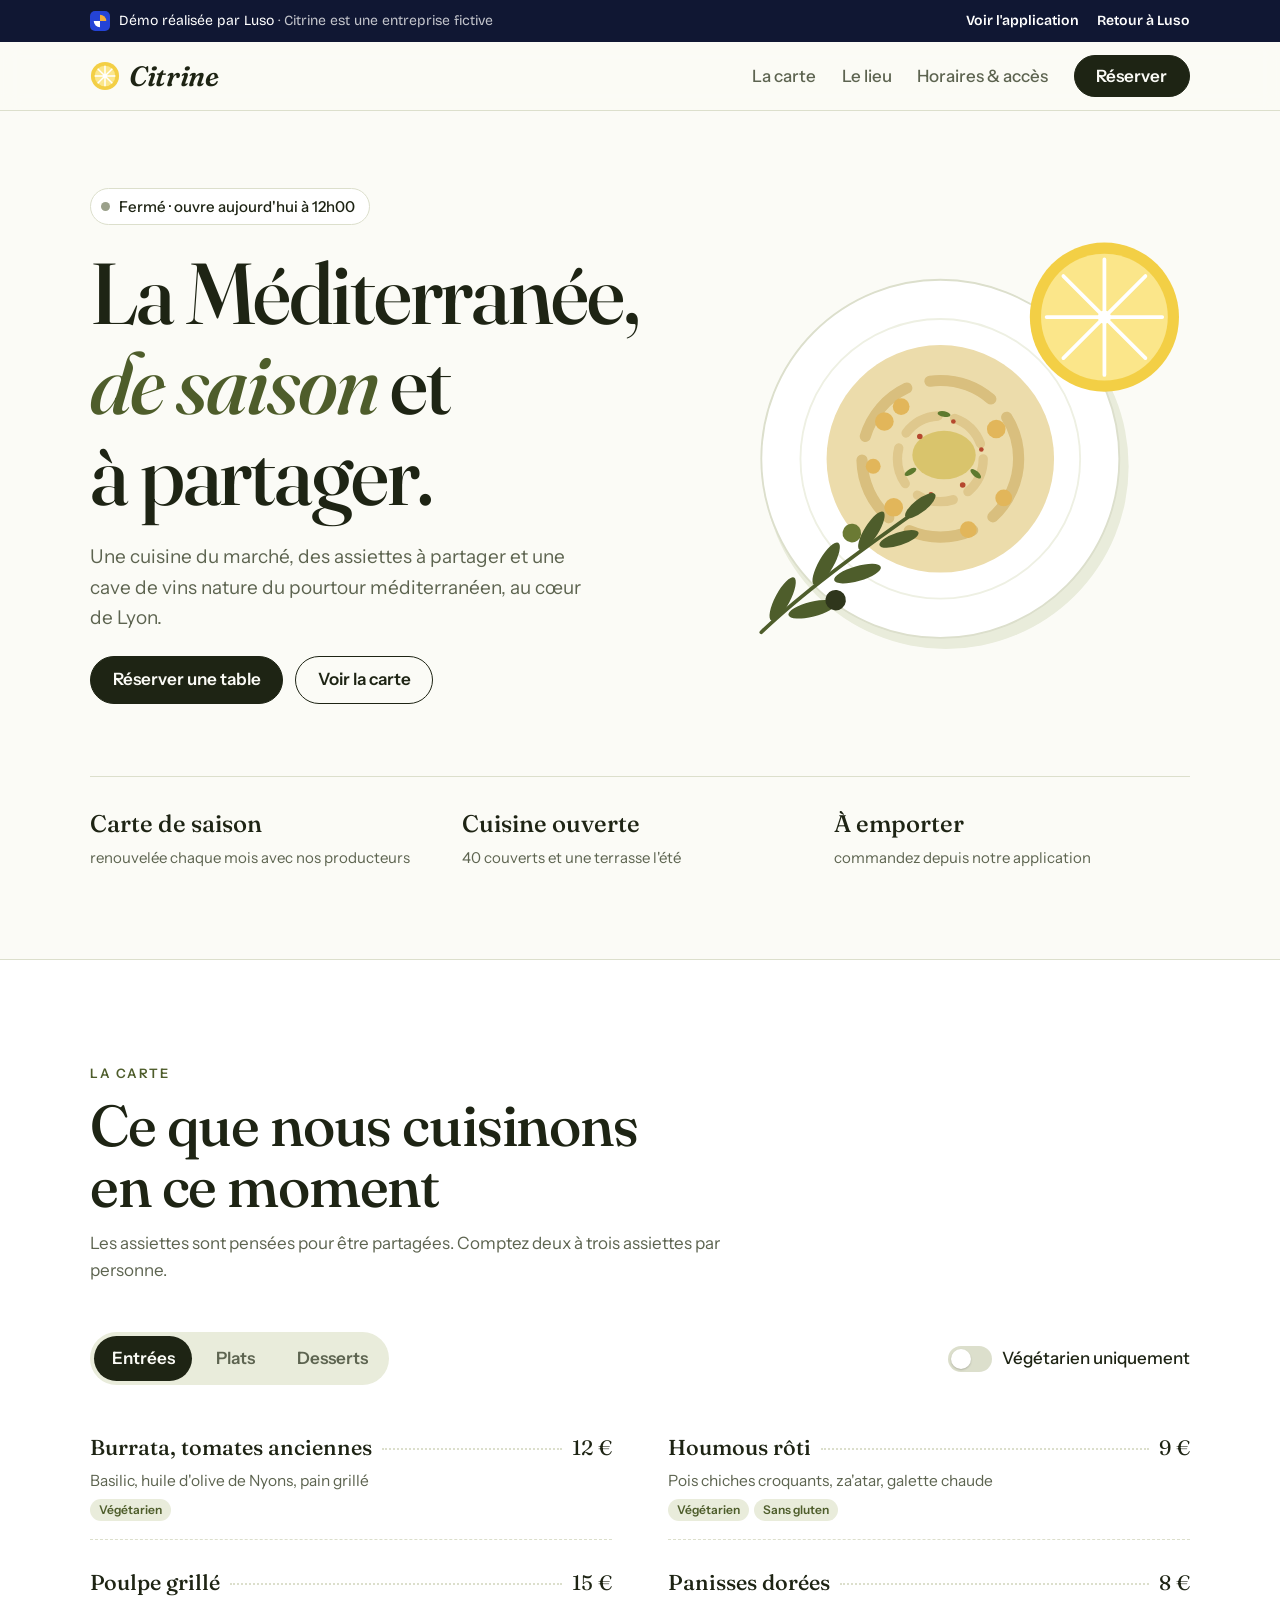
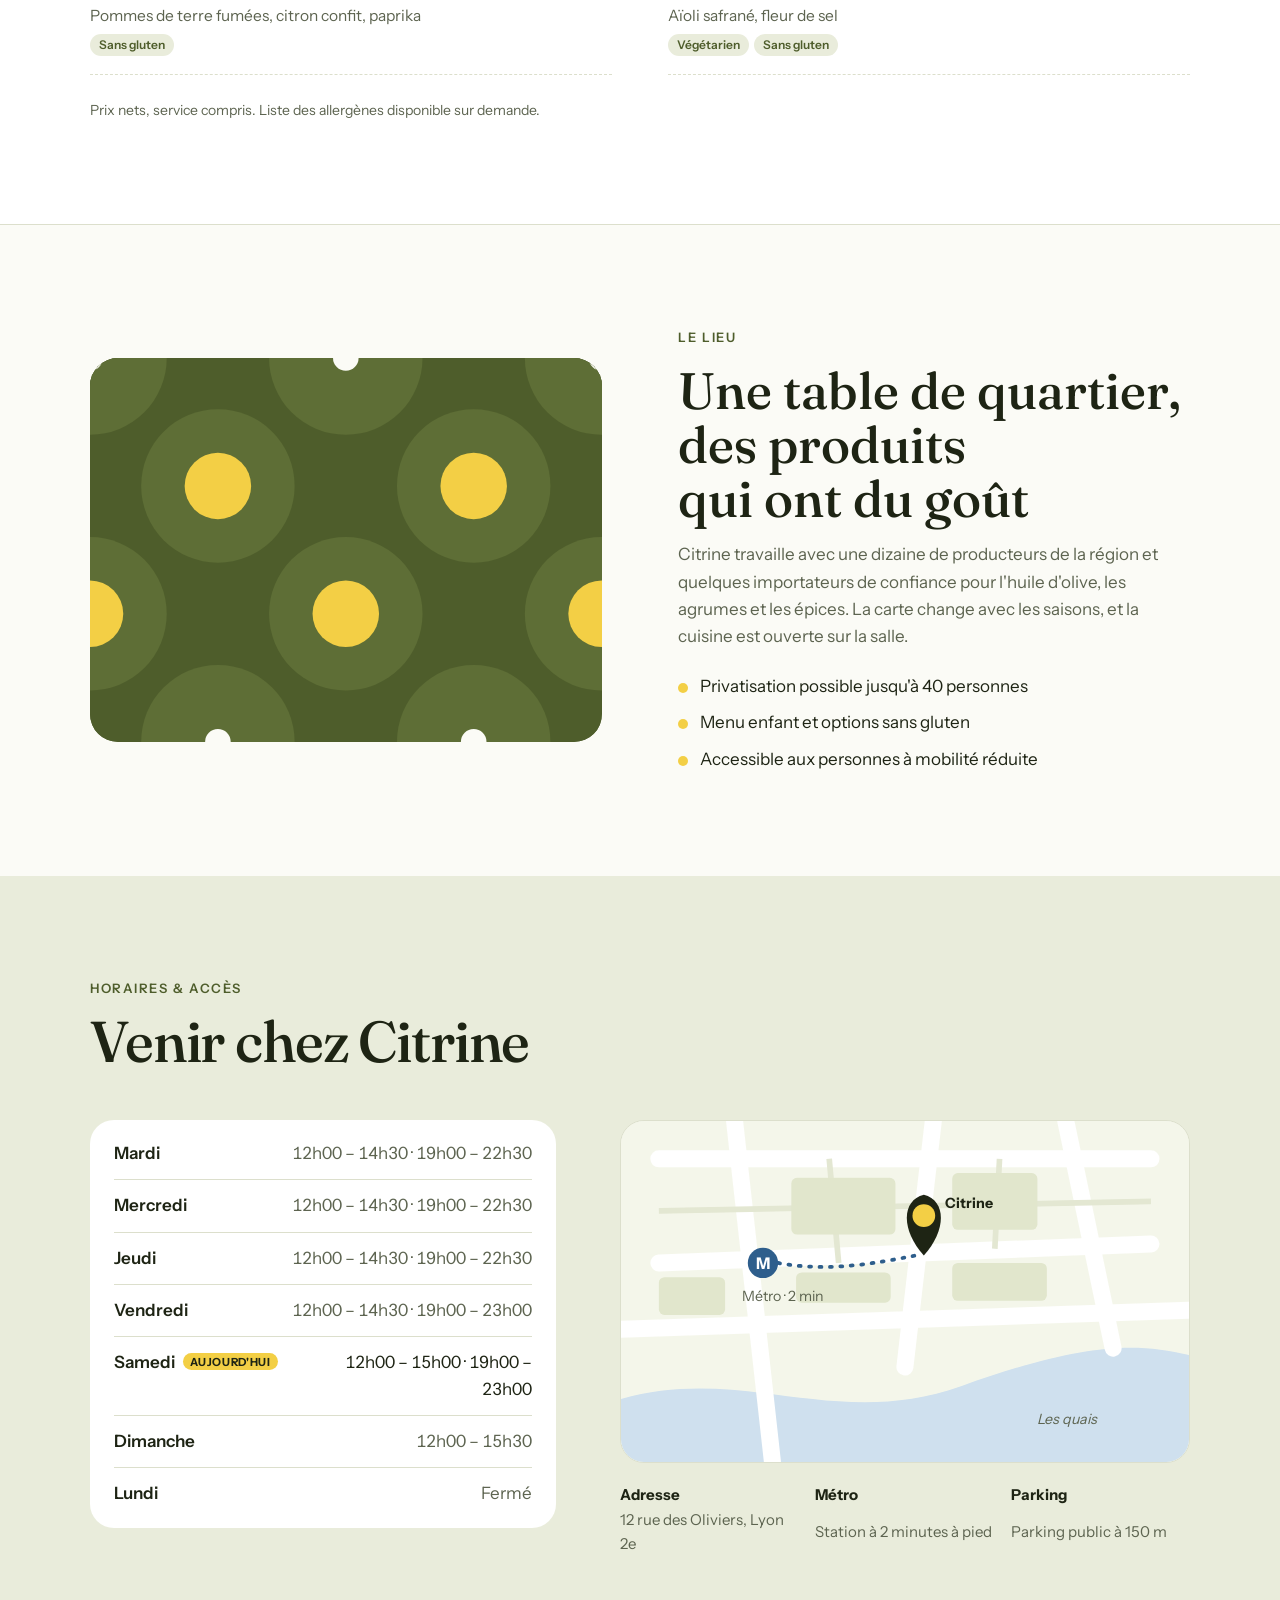
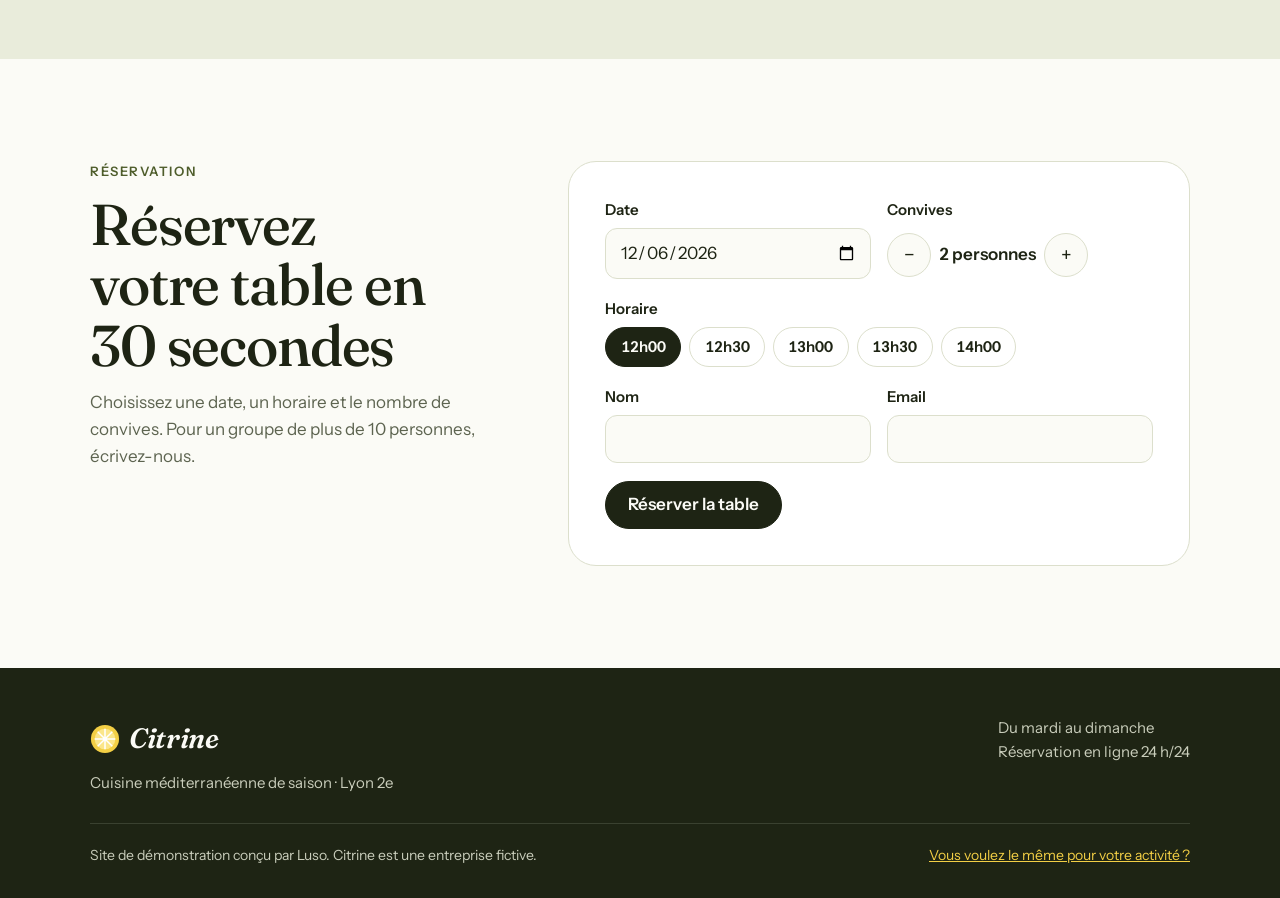
<file: luso/demos/citrine-site.html>
<!DOCTYPE html>
<html lang="fr">
<head>
<meta charset="utf-8">
<meta name="viewport" content="width=device-width, initial-scale=1, viewport-fit=cover">
<meta name="referrer" content="strict-origin-when-cross-origin">
<meta name="robots" content="noindex">
<title>Citrine · Démo site vitrine</title>
<meta name="description" content="Démo Luso : site vitrine d'un restaurant fictif, Citrine. Carte, horaires en direct, accès et réservation.">
<link rel="icon" href="data:image/svg+xml,%3Csvg xmlns='http://www.w3.org/2000/svg' viewBox='0 0 32 32'%3E%3Ccircle cx='16' cy='16' r='15' fill='%23F3CF45'/%3E%3Ccircle cx='16' cy='16' r='11' fill='%23FBE68A'/%3E%3Cpath d='M16 5v22M5 16h22M8.2 8.2l15.6 15.6M23.8 8.2L8.2 23.8' stroke='%23fff' stroke-width='1.6'/%3E%3C/svg%3E">
<style>
/* Polices hébergées sur le site Luso (aucun appel à un service tiers). */
@font-face { font-family: "Fraunces"; font-style: normal; font-weight: 100 900; font-display: swap; src: url("../assets/fonts/fraunces-latin-opsz-normal.woff2") format("woff2"); }
@font-face { font-family: "Fraunces"; font-style: italic; font-weight: 100 900; font-display: swap; src: url("../assets/fonts/fraunces-latin-opsz-italic.woff2") format("woff2"); }
@font-face { font-family: "Instrument Sans"; font-style: normal; font-weight: 400 700; font-display: swap; src: url("../assets/fonts/instrument-sans-latin-wght-normal.woff2") format("woff2"); }
@font-face { font-family: "Bricolage Grotesque"; font-style: normal; font-weight: 200 800; font-display: swap; src: url("../assets/fonts/bricolage-grotesque-latin-opsz-normal.woff2") format("woff2"); }

/* Layout : restaurant méditerranéen — grand titre en Fraunces italique face à une assiette illustrée ; carte en onglets avec points de conduite ; horaires + plan stylisé ; réservation. Identité unique en clair (pas de thème sombre, choix de marque). */
:root {
  --paper: #FBFBF6;
  --surface: #FFFFFF;
  --ink: #1E2414;
  --muted: #5D6450;
  --line: #DCDFCC;
  --olive: #4E5D2B;
  --olive-soft: #E9ECDB;
  --lemon: #F3CF45;
  --lemon-soft: #FBF1C4;
  --sea: #2E5E8C;
  --luso: #101733;
  --luso-ink: #FFFFFF;
  --luso-accent: #8299FF;
  --display: "Fraunces", Georgia, "Times New Roman", serif;
  --body: "Instrument Sans", "Helvetica Neue", Arial, sans-serif;
  color-scheme: light;
}
*, *::before, *::after { box-sizing: border-box; }
html { scroll-behavior: smooth; scroll-padding-top: 120px; }
body { margin: 0; background: var(--paper); color: var(--ink); font-family: var(--body); font-size: 1.0625rem; line-height: 1.6; -webkit-font-smoothing: antialiased; }
h1, h2, h3 { font-family: var(--display); font-weight: 500; line-height: 1.05; margin: 0; text-wrap: balance; font-optical-sizing: auto; }
p, ul, ol, dl, dd { margin: 0; }
ul, ol { list-style: none; padding: 0; }
a { color: inherit; }
button, input, select { font: inherit; color: inherit; }
img, svg { display: block; max-width: 100%; }
:focus-visible { outline: 2px solid var(--olive); outline-offset: 3px; border-radius: 4px; }
[hidden] { display: none !important; }
.wrap { width: 100%; max-width: 1180px; margin-inline: auto; padding-inline: clamp(16px, 4vw, 40px); }

/* Bandeau Luso */
.demo-bar { background: var(--luso); color: var(--luso-ink); font-family: "Bricolage Grotesque", var(--body); font-size: .875rem; }
.demo-bar .wrap { display: flex; flex-wrap: wrap; align-items: center; justify-content: space-between; gap: .4rem 1.25rem; padding-block: 10px; }
.demo-bar p { display: flex; align-items: center; gap: .55rem; }
.demo-bar svg { width: 20px; height: 20px; flex: none; }
.demo-bar nav { display: flex; gap: 1.1rem; }
.demo-bar a { color: var(--luso-ink); text-decoration: none; font-weight: 600; }
.demo-bar a:hover { color: var(--luso-accent); }
.demo-bar .tag { font-weight: 400; opacity: .75; }

/* En-tête */
.top { position: sticky; top: env(safe-area-inset-top, 0px); z-index: 20; background: color-mix(in srgb, var(--paper) 90%, transparent); backdrop-filter: blur(10px); -webkit-backdrop-filter: blur(10px); border-bottom: 1px solid var(--line); }
.top .wrap { display: flex; align-items: center; justify-content: space-between; gap: 1rem; min-height: 68px; }
.brand { display: inline-flex; align-items: center; gap: .55rem; text-decoration: none; font-family: var(--display); font-style: italic; font-weight: 600; font-size: 1.75rem; letter-spacing: -.01em; }
.brand svg { width: 30px; height: 30px; }
.top nav { display: flex; align-items: center; gap: 1.6rem; }
.top nav a:not(.btn) { text-decoration: none; color: var(--muted); font-weight: 500; }
.top nav a:not(.btn):hover { color: var(--ink); }
.btn { display: inline-flex; align-items: center; justify-content: center; gap: .5rem; min-height: 48px; padding: 0 1.35rem; border-radius: 999px; border: 1.5px solid var(--ink); font-weight: 600; text-decoration: none; cursor: pointer; background: transparent; transition: background-color .2s, color .2s; }
.btn-fill { background: var(--ink); color: var(--paper); }
.btn-fill:hover { background: var(--olive); border-color: var(--olive); }
.btn-line:hover { background: var(--ink); color: var(--paper); }
.top .btn { min-height: 42px; }
@media (max-width: 760px) { .top nav a:not(.btn) { display: none; } }

/* Hero */
.hero { padding-block: clamp(40px, 6vw, 80px) clamp(48px, 7vw, 96px); }
.hero .facts-wrap { display: block; }
.hero .wrap:not(.facts-wrap) { display: grid; grid-template-columns: minmax(0, 1.1fr) minmax(0, .9fr); gap: clamp(32px, 5vw, 72px); align-items: center; }
.hero-copy { display: grid; gap: 1.4rem; justify-items: start; }
.status { display: inline-flex; align-items: center; gap: .55rem; padding: .35rem .85rem .35rem .65rem; border-radius: 99px; background: var(--surface); border: 1px solid var(--line); font-size: .9375rem; font-weight: 500; }
.status i { width: 9px; height: 9px; border-radius: 50%; background: #9AA08A; }
.status.open i { background: #3F9A3A; box-shadow: 0 0 0 4px rgba(63, 154, 58, .18); }
.hero h1 { font-size: clamp(2.8rem, 7vw, 5.4rem); letter-spacing: -.025em; }
.hero h1 em { font-style: italic; color: var(--olive); }
.hero-copy > p { font-size: 1.1875rem; color: var(--muted); max-width: 32rem; }
.hero-actions { display: flex; flex-wrap: wrap; gap: .75rem; }
.hero-art { position: relative; overflow: hidden; }
.hero-art svg { width: 100%; height: auto; }
.facts { display: grid; grid-template-columns: repeat(3, minmax(0, 1fr)); gap: 1rem; margin-top: clamp(40px, 6vw, 72px); padding-top: 28px; border-top: 1px solid var(--line); }
.facts div { display: grid; gap: .15rem; min-width: 0; }
.facts strong { font-family: var(--display); font-size: 1.5rem; font-weight: 500; }
.facts span { color: var(--muted); font-size: .9375rem; }
@media (max-width: 860px) { .hero .wrap { grid-template-columns: minmax(0, 1fr); } .hero-art { max-width: 460px; justify-self: center; width: 100%; } }
@media (max-width: 560px) { .facts { grid-template-columns: minmax(0, 1fr); } }

/* Sections */
.section { padding-block: clamp(64px, 8vw, 112px); }
.kicker { font-size: .8125rem; font-weight: 600; letter-spacing: .12em; text-transform: uppercase; color: var(--olive); }
.head { display: grid; gap: .8rem; margin-bottom: clamp(28px, 4vw, 48px); max-width: 40rem; }
.head h2 { font-size: clamp(2.2rem, 5vw, 3.6rem); letter-spacing: -.02em; }
.head p { color: var(--muted); }

/* Carte */
.menu-band { background: var(--surface); border-block: 1px solid var(--line); }
.menu-tools { display: flex; flex-wrap: wrap; justify-content: space-between; align-items: center; gap: 1rem; margin-bottom: 28px; }
.tabs { display: flex; flex-wrap: wrap; gap: .4rem; padding: 4px; border-radius: 99px; background: var(--olive-soft); }
.tabs button { border: 0; background: transparent; padding: .55rem 1.1rem; border-radius: 99px; font-weight: 600; cursor: pointer; color: var(--muted); }
.tabs button[aria-selected="true"] { background: var(--ink); color: var(--paper); }
.veg { display: inline-flex; align-items: center; gap: .6rem; cursor: pointer; font-weight: 500; }
.veg { position: relative; }
.veg input, .slots label input { position: absolute; left: 0; top: 0; width: 1px; height: 1px; opacity: 0; margin: 0; }
.slots label { position: relative; }
.veg .sw { width: 44px; height: 26px; border-radius: 99px; background: var(--line); position: relative; transition: background-color .2s; }
.veg .sw::after { content: ""; position: absolute; top: 3px; left: 3px; width: 20px; height: 20px; border-radius: 50%; background: var(--surface); transition: transform .2s; box-shadow: 0 1px 2px rgba(0,0,0,.2); }
.veg input:checked + .sw { background: var(--olive); }
.veg input:checked + .sw::after { transform: translateX(18px); }
.veg input:focus-visible + .sw { outline: 2px solid var(--olive); outline-offset: 2px; }
.dishes { display: grid; grid-template-columns: repeat(2, minmax(0, 1fr)); gap: 8px 56px; }
.dish { display: grid; gap: .3rem; padding-block: 18px; border-bottom: 1px dashed var(--line); min-width: 0; }
.dish-top { display: flex; align-items: baseline; gap: .6rem; }
.dish h3 { font-size: 1.35rem; font-weight: 500; }
.dish .lead { flex: 1; border-bottom: 2px dotted var(--line); transform: translateY(-5px); min-width: 1rem; }
.dish .price { font-family: var(--display); font-size: 1.3rem; font-variant-numeric: tabular-nums; }
.dish p { color: var(--muted); font-size: .9688rem; }
.labels { display: flex; gap: .35rem; flex-wrap: wrap; }
.labels span { font-size: .75rem; font-weight: 600; padding: .1rem .55rem; border-radius: 99px; background: var(--olive-soft); color: var(--olive); }
.menu-note { margin-top: 24px; font-size: .875rem; color: var(--muted); }
@media (max-width: 760px) { .dishes { grid-template-columns: minmax(0, 1fr); } }

/* Le lieu */
.place { display: grid; grid-template-columns: minmax(0, 1fr) minmax(0, 1fr); gap: clamp(32px, 6vw, 80px); align-items: center; }
.place-art { aspect-ratio: 4 / 3; max-width: 100%; border-radius: 28px; overflow: hidden; background: var(--olive); }
.place-art svg { width: 100%; height: 100%; }
.place-copy { display: grid; gap: 1rem; }
.place-copy p { color: var(--muted); }
.place-copy ul { display: grid; gap: .6rem; margin-top: .4rem; }
.place-copy li { display: flex; gap: .7rem; align-items: baseline; }
.place-copy li::before { content: ""; width: 10px; height: 10px; border-radius: 50%; background: var(--lemon); flex: none; transform: translateY(1px); }
@media (max-width: 860px) { .place { grid-template-columns: minmax(0, 1fr); } }

/* Horaires & accès */
.visit-band { background: var(--olive-soft); }
.visit { display: grid; grid-template-columns: minmax(0, .9fr) minmax(0, 1.1fr); gap: clamp(28px, 5vw, 64px); align-items: start; }
.hours { background: var(--surface); border-radius: 24px; padding: 8px 24px; }
.hours div { display: flex; justify-content: space-between; gap: 1rem; padding-block: 12px; border-bottom: 1px solid var(--line); font-variant-numeric: tabular-nums; }
.hours div:last-child { border-bottom: 0; }
.hours dt { font-weight: 600; }
.hours dd { color: var(--muted); text-align: right; }
.hours .today dt, .hours .today dd { color: var(--ink); }
.hours .today dt::after { content: "Aujourd'hui"; margin-left: .5rem; font-size: .7rem; font-weight: 700; letter-spacing: .06em; text-transform: uppercase; background: var(--lemon); padding: .1rem .45rem; border-radius: 99px; vertical-align: 2px; }
.map { border-radius: 24px; overflow: hidden; background: #F4F6EA; border: 1px solid var(--line); }
.map svg { width: 100%; height: auto; }
.access { display: grid; grid-template-columns: repeat(3, minmax(0, 1fr)); gap: 16px; margin-top: 20px; }
.access div { display: grid; gap: .1rem; min-width: 0; }
.access strong { font-size: .9375rem; }
.access span { font-size: .9375rem; color: var(--muted); }
@media (max-width: 860px) { .visit { grid-template-columns: minmax(0, 1fr); } }
@media (max-width: 560px) { .access { grid-template-columns: minmax(0, 1fr); } }

/* Réservation */
.book { display: grid; grid-template-columns: minmax(0, .8fr) minmax(0, 1.2fr); gap: clamp(28px, 5vw, 72px); align-items: start; }
.book-card { background: var(--surface); border: 1px solid var(--line); border-radius: 28px; padding: clamp(22px, 3.5vw, 36px); display: grid; gap: 18px; }
.row { display: grid; grid-template-columns: repeat(2, minmax(0, 1fr)); gap: 16px; }
.field { display: grid; gap: 6px; min-width: 0; }
.field label, .field .lbl { font-size: .9375rem; font-weight: 600; }
.field input, .field select { width: 100%; min-height: 48px; padding: .6rem .85rem; border-radius: 12px; border: 1.5px solid var(--line); background: var(--paper); }
.field input:focus, .field select:focus { outline: none; border-color: var(--olive); }
.stepper { display: flex; align-items: center; gap: .5rem; }
.stepper button { width: 44px; height: 44px; border-radius: 50%; border: 1.5px solid var(--line); background: var(--paper); font-size: 1.25rem; cursor: pointer; }
.stepper output { min-width: 5.5rem; text-align: center; font-weight: 600; font-variant-numeric: tabular-nums; }
.slots { display: flex; flex-wrap: wrap; gap: 8px; }
.slots span { display: inline-flex; min-height: 40px; align-items: center; padding: 0 .9rem; border-radius: 99px; border: 1.5px solid var(--line); cursor: pointer; font-variant-numeric: tabular-nums; }
.slots input:checked + span { background: var(--ink); border-color: var(--ink); color: var(--paper); }
.slots input:focus-visible + span { outline: 2px solid var(--olive); outline-offset: 2px; }
.form-msg { font-size: .9375rem; color: #A3321F; }
.form-msg:empty { display: none; }
.done { display: grid; gap: 1rem; justify-items: start; }
.done .check { width: 56px; height: 56px; border-radius: 50%; background: var(--lemon); display: grid; place-items: center; }
.done h3 { font-size: 1.8rem; }
.done p { color: var(--muted); }
.done .demo-note { font-size: .875rem; padding: 12px 14px; border-radius: 12px; background: var(--olive-soft); color: var(--ink); }
@media (max-width: 860px) { .book { grid-template-columns: minmax(0, 1fr); } }
@media (max-width: 480px) { .row { grid-template-columns: minmax(0, 1fr); } }

/* Pied de page */
.foot { background: var(--ink); color: var(--paper); padding-block: 48px 32px; }
.foot .wrap { display: grid; gap: 28px; }
.foot-grid { display: flex; flex-wrap: wrap; justify-content: space-between; gap: 24px; }
.foot .brand { color: var(--paper); }
.foot p { color: #C9CDBB; font-size: .9375rem; }
.foot-bottom { display: flex; flex-wrap: wrap; justify-content: space-between; gap: .5rem 1.5rem; padding-top: 20px; border-top: 1px solid #3A4130; font-size: .875rem; color: #C9CDBB; }
.foot-bottom a { color: var(--lemon); }

@media (prefers-reduced-motion: reduce) { html { scroll-behavior: auto; } *, *::before, *::after { transition: none !important; animation: none !important; } }
</style>
</head>
<body>

<div class="demo-bar" role="note">
  <div class="wrap">
    <p>
      <svg viewBox="0 0 32 32" aria-hidden="true"><rect width="32" height="32" rx="8" fill="#2443D6"/><path d="M16 6a10 10 0 0 1 10 10H16z" fill="#F2AE3A"/><path d="M16 26A10 10 0 0 1 6 16h10z" fill="#fff"/></svg>
      <span>Démo réalisée par Luso <span class="tag">· Citrine est une entreprise fictive</span></span>
    </p>
    <nav aria-label="Navigation Luso">
      <a href="citrine-app.html">Voir l'application</a>
      <a href="../index.html#demos">Retour à Luso</a>
    </nav>
  </div>
</div>

<header class="top">
  <div class="wrap">
    <a class="brand" href="#accueil">
      <svg viewBox="0 0 32 32" aria-hidden="true"><circle cx="16" cy="16" r="15" fill="#F3CF45"/><circle cx="16" cy="16" r="11" fill="#FBE68A"/><path d="M16 5v22M5 16h22M8.2 8.2l15.6 15.6M23.8 8.2L8.2 23.8" stroke="#fff" stroke-width="1.6"/></svg>
      Citrine
    </a>
    <nav aria-label="Navigation du restaurant">
      <a href="#carte">La carte</a>
      <a href="#lieu">Le lieu</a>
      <a href="#horaires">Horaires &amp; accès</a>
      <a class="btn btn-fill" href="#reserver">Réserver</a>
    </nav>
  </div>
</header>

<main id="accueil">
  <section class="hero">
    <div class="wrap">
      <div class="hero-copy">
        <span class="status" id="status"><i></i><span id="status-text">Horaires d'ouverture</span></span>
        <h1>La Méditerranée, <em>de saison</em> et à partager.</h1>
        <p>Une cuisine du marché, des assiettes à partager et une cave de vins nature du pourtour méditerranéen, au cœur de Lyon.</p>
        <div class="hero-actions">
          <a class="btn btn-fill" href="#reserver">Réserver une table</a>
          <a class="btn btn-line" href="#carte">Voir la carte</a>
        </div>
      </div>
      <div class="hero-art" aria-hidden="true">
        <svg viewBox="0 0 500 480">
          <circle cx="238" cy="262" r="196" fill="#E9ECDB"/>
          <circle cx="232" cy="254" r="192" fill="#FFFFFF" stroke="#DCDFCC" stroke-width="2"/>
          <circle cx="232" cy="254" r="150" fill="none" stroke="#EEF0E3" stroke-width="2"/>
          <circle cx="232" cy="254" r="122" fill="#ECDCAB"/>
          <circle cx="232" cy="254" r="84" fill="none" stroke="#D9BF7E" stroke-width="12" stroke-dasharray="70 26" stroke-linecap="round"/>
          <circle cx="232" cy="254" r="46" fill="none" stroke="#DFC88D" stroke-width="10" stroke-dasharray="40 18" stroke-linecap="round"/>
          <ellipse cx="236" cy="250" rx="34" ry="26" fill="#C7AE2E" opacity=".5"/>
          <g fill="#E2B65A">
            <circle cx="172" cy="214" r="10"/><circle cx="190" cy="198" r="9"/><circle cx="292" cy="222" r="10"/><circle cx="300" cy="296" r="9"/><circle cx="182" cy="306" r="10"/><circle cx="262" cy="330" r="9"/><circle cx="160" cy="262" r="8"/>
          </g>
          <g fill="#B5482E"><circle cx="210" cy="230" r="3"/><circle cx="256" cy="282" r="3"/><circle cx="276" cy="244" r="2.5"/><circle cx="222" cy="292" r="2.5"/><circle cx="246" cy="214" r="2.5"/></g>
          <g fill="#5E7A2E"><ellipse cx="200" cy="268" rx="7" ry="3" transform="rotate(-30 200 268)"/><ellipse cx="270" cy="270" rx="7" ry="3" transform="rotate(40 270 270)"/><ellipse cx="236" cy="206" rx="7" ry="3" transform="rotate(10 236 206)"/></g>
          <g transform="translate(408 102)">
            <circle r="80" fill="#F3CF45"/><circle r="68" fill="#FBE68A"/>
            <g stroke="#FFFFFF" stroke-width="4" stroke-linecap="round"><path d="M0 -62V62M-62 0H62M-44 -44L44 44M44 -44L-44 44"/></g>
            <circle r="7" fill="#FFFFFF"/>
          </g>
          <g transform="translate(40 440) rotate(-38)">
            <path d="M0 0 C 60 -6 130 -4 210 0" stroke="#4E5D2B" stroke-width="4" fill="none" stroke-linecap="round"/>
            <g fill="#4E5D2B">
              <ellipse cx="40" cy="-14" rx="26" ry="8" transform="rotate(-24 40 -14)"/><ellipse cx="58" cy="14" rx="26" ry="8" transform="rotate(24 58 14)"/>
              <ellipse cx="100" cy="-15" rx="26" ry="8" transform="rotate(-22 100 -15)"/><ellipse cx="120" cy="14" rx="26" ry="8" transform="rotate(22 120 14)"/>
              <ellipse cx="160" cy="-13" rx="24" ry="7.5" transform="rotate(-20 160 -13)"/><ellipse cx="178" cy="12" rx="22" ry="7" transform="rotate(20 178 12)"/>
              <ellipse cx="218" cy="-2" rx="20" ry="7"/>
            </g>
            <circle cx="84" cy="22" r="11" fill="#2F361C"/><circle cx="142" cy="-24" r="10" fill="#6B7A34"/>
          </g>
        </svg>
      </div>
    </div>
    <div class="wrap facts-wrap">
      <div class="facts">
        <div><strong>Carte de saison</strong><span>renouvelée chaque mois avec nos producteurs</span></div>
        <div><strong>Cuisine ouverte</strong><span>40 couverts et une terrasse l'été</span></div>
        <div><strong>À emporter</strong><span>commandez depuis notre application</span></div>
      </div>
    </div>
  </section>

  <section class="section menu-band" id="carte" aria-labelledby="carte-title">
    <div class="wrap">
      <div class="head">
        <span class="kicker">La carte</span>
        <h2 id="carte-title">Ce que nous cuisinons en ce moment</h2>
        <p>Les assiettes sont pensées pour être partagées. Comptez deux à trois assiettes par personne.</p>
      </div>
      <div class="menu-tools">
        <div class="tabs" role="tablist" aria-label="Catégories">
          <button role="tab" id="tab-entrees" aria-selected="true" aria-controls="dishes" data-cat="entrees">Entrées</button>
          <button role="tab" id="tab-plats" aria-selected="false" aria-controls="dishes" data-cat="plats" tabindex="-1">Plats</button>
          <button role="tab" id="tab-desserts" aria-selected="false" aria-controls="dishes" data-cat="desserts" tabindex="-1">Desserts</button>
        </div>
        <label class="veg"><input type="checkbox" id="veg-only"><span class="sw" aria-hidden="true"></span>Végétarien uniquement</label>
      </div>
      <ul class="dishes" id="dishes" role="tabpanel" aria-labelledby="tab-entrees"></ul>
      <p class="menu-note">Prix nets, service compris. Liste des allergènes disponible sur demande.</p>
    </div>
  </section>

  <section class="section" id="lieu" aria-labelledby="lieu-title">
    <div class="wrap place">
      <div class="place-art" aria-hidden="true">
        <svg viewBox="0 0 400 300" preserveAspectRatio="xMidYMid slice">
          <rect width="400" height="300" fill="#4E5D2B"/>
          <g fill="#5E6E36"><circle cx="0" cy="0" r="60"/><circle cx="100" cy="100" r="60"/><circle cx="200" cy="0" r="60"/><circle cx="300" cy="100" r="60"/><circle cx="400" cy="0" r="60"/><circle cx="0" cy="200" r="60"/><circle cx="200" cy="200" r="60"/><circle cx="400" cy="200" r="60"/><circle cx="100" cy="300" r="60"/><circle cx="300" cy="300" r="60"/></g>
          <g fill="#F3CF45"><circle cx="100" cy="100" r="26"/><circle cx="300" cy="100" r="26"/><circle cx="200" cy="200" r="26"/><circle cx="0" cy="200" r="26"/><circle cx="400" cy="200" r="26"/></g>
          <g fill="#FBFBF6"><circle cx="200" cy="0" r="10"/><circle cx="0" cy="0" r="10"/><circle cx="400" cy="0" r="10"/><circle cx="100" cy="300" r="10"/><circle cx="300" cy="300" r="10"/></g>
        </svg>
      </div>
      <div class="place-copy">
        <span class="kicker">Le lieu</span>
        <h2 style="font-size:clamp(2rem,4.4vw,3.2rem)">Une table de quartier, des produits qui ont du goût</h2>
        <p>Citrine travaille avec une dizaine de producteurs de la région et quelques importateurs de confiance pour l'huile d'olive, les agrumes et les épices. La carte change avec les saisons, et la cuisine est ouverte sur la salle.</p>
        <ul>
          <li>Privatisation possible jusqu'à 40 personnes</li>
          <li>Menu enfant et options sans gluten</li>
          <li>Accessible aux personnes à mobilité réduite</li>
        </ul>
      </div>
    </div>
  </section>

  <section class="section visit-band" id="horaires" aria-labelledby="horaires-title">
    <div class="wrap">
      <div class="head">
        <span class="kicker">Horaires &amp; accès</span>
        <h2 id="horaires-title">Venir chez Citrine</h2>
      </div>
      <div class="visit">
        <dl class="hours" id="hours"></dl>
        <div>
          <div class="map" aria-label="Plan d'accès stylisé : le restaurant se trouve près des quais, à deux minutes du métro.">
            <svg viewBox="0 0 600 360" aria-hidden="true">
              <rect width="600" height="360" fill="#F4F6EA"/>
              <path d="M-20 300 C 120 250 220 330 360 280 S 560 230 640 260 L 640 380 L -20 380 Z" fill="#CFE0EE"/>
              <g stroke="#FFFFFF" stroke-width="18" fill="none" stroke-linecap="round">
                <path d="M40 40 L560 40"/><path d="M40 150 L560 130"/><path d="M120 0 L160 360"/><path d="M330 0 L300 260"/><path d="M470 0 L520 240"/><path d="M0 220 L600 200"/>
              </g>
              <g stroke="#E3E7D2" stroke-width="6" fill="none"><path d="M220 40 L230 150"/><path d="M400 40 L395 135"/><path d="M40 95 L560 85"/></g>
              <g fill="#E1E6CC"><rect x="180" y="60" width="110" height="60" rx="6"/><rect x="350" y="55" width="90" height="60" rx="6"/><rect x="40" y="165" width="70" height="40" rx="6"/><rect x="185" y="160" width="100" height="32" rx="6"/><rect x="350" y="150" width="100" height="40" rx="6"/></g>
              <g transform="translate(150 150)"><circle r="16" fill="#2E5E8C"/><text y="6" text-anchor="middle" font-family="Instrument Sans, Arial, sans-serif" font-weight="700" font-size="17" fill="#FFFFFF">M</text></g>
              <path d="M166 150 C 220 160 270 150 312 142" stroke="#2E5E8C" stroke-width="4" stroke-dasharray="2 9" stroke-linecap="round" fill="none"/>
              <g transform="translate(320 142)">
                <path d="M0 0 C -24 -26 -24 -58 0 -64 C 24 -58 24 -26 0 0 Z" fill="#1E2414"/>
                <circle cy="-42" r="12" fill="#F3CF45"/>
              </g>
              <g font-family="Instrument Sans, Arial, sans-serif" font-size="15" fill="#5D6450">
                <text x="342" y="92" font-weight="700" fill="#1E2414">Citrine</text>
                <text x="440" y="320" font-style="italic">Les quais</text>
                <text x="128" y="190">Métro · 2 min</text>
              </g>
            </svg>
          </div>
          <div class="access">
            <div><strong>Adresse</strong><span>12 rue des Oliviers, Lyon 2e</span></div>
            <div><strong>Métro</strong><span>Station à 2 minutes à pied</span></div>
            <div><strong>Parking</strong><span>Parking public à 150 m</span></div>
          </div>
        </div>
      </div>
    </div>
  </section>

  <section class="section" id="reserver" aria-labelledby="reserver-title">
    <div class="wrap book">
      <div class="head" style="margin-bottom:0">
        <span class="kicker">Réservation</span>
        <h2 id="reserver-title">Réservez votre table en 30 secondes</h2>
        <p>Choisissez une date, un horaire et le nombre de convives. Pour un groupe de plus de 10 personnes, écrivez-nous.</p>
      </div>
      <div class="book-card">
        <form id="book-form" novalidate>
          <div style="display:grid;gap:18px">
            <div class="row">
              <div class="field">
                <label for="b-date">Date</label>
                <input id="b-date" name="date" type="date" required>
              </div>
              <div class="field">
                <span class="lbl" id="guests-lbl">Convives</span>
                <div class="stepper" role="group" aria-labelledby="guests-lbl">
                  <button type="button" id="g-minus" aria-label="Retirer un convive">−</button>
                  <output id="guests" aria-live="polite">2 personnes</output>
                  <button type="button" id="g-plus" aria-label="Ajouter un convive">+</button>
                </div>
              </div>
            </div>
            <fieldset class="field" style="border:0;padding:0;margin:0">
              <legend class="lbl" style="padding:0;margin-bottom:6px">Horaire</legend>
              <div class="slots" id="slots"></div>
            </fieldset>
            <div class="row">
              <div class="field">
                <label for="b-name">Nom</label>
                <input id="b-name" name="name" type="text" autocomplete="name" required>
              </div>
              <div class="field">
                <label for="b-email">Email</label>
                <input id="b-email" name="email" type="email" autocomplete="email" required>
              </div>
            </div>
            <p class="form-msg" id="book-msg" role="alert"></p>
            <button class="btn btn-fill" type="submit" style="justify-self:start">Réserver la table</button>
          </div>
        </form>
        <div class="done" id="book-done" hidden>
          <span class="check" aria-hidden="true"><svg width="26" height="26" viewBox="0 0 24 24" fill="none" stroke="#1E2414" stroke-width="2.6" stroke-linecap="round" stroke-linejoin="round"><path d="M5 12.5l4.5 4.5L19 7.5"/></svg></span>
          <h3 id="done-title" tabindex="-1">Table réservée</h3>
          <p id="done-text"></p>
          <p class="demo-note">Ceci est une démo : aucune réservation n'a été envoyée. Sur un vrai site, la demande arrive par email au restaurant ou directement dans son logiciel de réservation, et le client reçoit une confirmation.</p>
          <button class="btn btn-line" type="button" id="book-again">Faire une autre réservation</button>
        </div>
      </div>
    </div>
  </section>
</main>

<footer class="foot">
  <div class="wrap">
    <div class="foot-grid">
      <div style="display:grid;gap:.6rem">
        <a class="brand" href="#accueil">
          <svg viewBox="0 0 32 32" aria-hidden="true"><circle cx="16" cy="16" r="15" fill="#F3CF45"/><circle cx="16" cy="16" r="11" fill="#FBE68A"/><path d="M16 5v22M5 16h22M8.2 8.2l15.6 15.6M23.8 8.2L8.2 23.8" stroke="#fff" stroke-width="1.6"/></svg>
          Citrine
        </a>
        <p>Cuisine méditerranéenne de saison · Lyon 2e</p>
      </div>
      <p>Du mardi au dimanche<br>Réservation en ligne 24&nbsp;h/24</p>
    </div>
    <div class="foot-bottom">
      <span>Site de démonstration conçu par Luso. Citrine est une entreprise fictive.</span>
      <a href="../index.html#contact">Vous voulez le même pour votre activité&#8239;?</a>
    </div>
  </div>
</footer>

<script>
(function () {
  // ---- Carte ----
  var MENU = {
    entrees: [
      { n: "Burrata, tomates anciennes", d: "Basilic, huile d'olive de Nyons, pain grillé", p: 12, v: true },
      { n: "Houmous rôti", d: "Pois chiches croquants, za'atar, galette chaude", p: 9, v: true, g: true },
      { n: "Poulpe grillé", d: "Pommes de terre fumées, citron confit, paprika", p: 15, g: true },
      { n: "Panisses dorées", d: "Aïoli safrané, fleur de sel", p: 8, v: true, g: true }
    ],
    plats: [
      { n: "Dorade entière au four", d: "Fenouil rôti, agrumes, herbes fraîches", p: 26, g: true },
      { n: "Agneau confit sept heures", d: "Semoule aux herbes, jus aux épices douces", p: 24 },
      { n: "Risotto à l'artichaut", d: "Pecorino, citron, roquette", p: 19, v: true, g: true },
      { n: "Orecchiette au brocoli", d: "Piment doux, chapelure à l'ail", p: 17, v: true }
    ],
    desserts: [
      { n: "Tarte au citron de Menton", d: "Meringue brûlée, zestes confits", p: 9, v: true },
      { n: "Panna cotta aux figues", d: "Figues rôties, miel de thym", p: 8, v: true, g: true },
      { n: "Glace à l'huile d'olive", d: "Fleur de sel, biscuit aux amandes", p: 7, v: true },
      { n: "Assiette d'agrumes", d: "Fleur d'oranger, pistaches torréfiées", p: 7, v: true, g: true }
    ]
  };
  var current = "entrees";
  var list = document.getElementById("dishes");
  var vegOnly = document.getElementById("veg-only");
  var tabs = Array.prototype.slice.call(document.querySelectorAll('[role="tab"]'));

  function euro(n) { return n.toLocaleString("fr-FR") + " €"; }
  function renderMenu() {
    var items = MENU[current].filter(function (d) { return !vegOnly.checked || d.v; });
    list.innerHTML = items.map(function (d) {
      var labels = (d.v ? "<span>Végétarien</span>" : "") + (d.g ? "<span>Sans gluten</span>" : "");
      return '<li class="dish"><div class="dish-top"><h3>' + d.n + '</h3><span class="lead"></span><span class="price">' + euro(d.p) +
        "</span></div><p>" + d.d + "</p>" + (labels ? '<div class="labels">' + labels + "</div>" : "") + "</li>";
    }).join("") || '<li class="dish"><p>Aucun plat végétarien dans cette catégorie pour le moment.</p></li>';
  }
  function selectTab(tab, focus) {
    tabs.forEach(function (t) {
      var on = t === tab;
      t.setAttribute("aria-selected", String(on));
      t.tabIndex = on ? 0 : -1;
    });
    current = tab.getAttribute("data-cat");
    list.setAttribute("aria-labelledby", tab.id);
    if (focus) tab.focus();
    renderMenu();
  }
  tabs.forEach(function (t, i) {
    t.addEventListener("click", function () { selectTab(t); });
    t.addEventListener("keydown", function (e) {
      if (e.key === "ArrowRight" || e.key === "ArrowLeft") {
        var next = tabs[(i + (e.key === "ArrowRight" ? 1 : tabs.length - 1)) % tabs.length];
        selectTab(next, true);
      }
    });
  });
  vegOnly.addEventListener("change", renderMenu);
  renderMenu();

  // ---- Horaires (jour 0 = dimanche) ----
  var DAYS = ["Dimanche", "Lundi", "Mardi", "Mercredi", "Jeudi", "Vendredi", "Samedi"];
  var HOURS = {
    0: [["12:00", "15:30"]],
    1: [],
    2: [["12:00", "14:30"], ["19:00", "22:30"]],
    3: [["12:00", "14:30"], ["19:00", "22:30"]],
    4: [["12:00", "14:30"], ["19:00", "22:30"]],
    5: [["12:00", "14:30"], ["19:00", "23:00"]],
    6: [["12:00", "15:00"], ["19:00", "23:00"]]
  };
  function mins(t) { var p = t.split(":"); return +p[0] * 60 + +p[1]; }
  function fmt(t) { return t.replace(":", "h"); }
  var now = new Date();
  var today = now.getDay();
  var nowMin = now.getHours() * 60 + now.getMinutes();

  var hoursEl = document.getElementById("hours");
  [2, 3, 4, 5, 6, 0, 1].forEach(function (d) {
    var div = document.createElement("div");
    if (d === today) div.className = "today";
    var txt = HOURS[d].length ? HOURS[d].map(function (r) { return fmt(r[0]) + " – " + fmt(r[1]); }).join(" · ") : "Fermé";
    div.innerHTML = "<dt>" + DAYS[d] + "</dt><dd>" + txt + "</dd>";
    hoursEl.appendChild(div);
  });

  var statusEl = document.getElementById("status");
  var statusText = document.getElementById("status-text");
  var openRange = HOURS[today].filter(function (r) { return nowMin >= mins(r[0]) && nowMin < mins(r[1]); })[0];
  if (openRange) {
    statusEl.classList.add("open");
    statusText.textContent = "Ouvert maintenant · jusqu'à " + fmt(openRange[1]);
  } else {
    var later = HOURS[today].filter(function (r) { return mins(r[0]) > nowMin; })[0];
    if (later) statusText.textContent = "Fermé · ouvre aujourd'hui à " + fmt(later[0]);
    else {
      for (var k = 1; k <= 7; k++) {
        var d = (today + k) % 7;
        if (HOURS[d].length) { statusText.textContent = "Fermé · ouvre " + (k === 1 ? "demain" : DAYS[d].toLowerCase()) + " à " + fmt(HOURS[d][0][0]); break; }
      }
    }
  }

  // ---- Réservation (démo) ----
  var dateIn = document.getElementById("b-date");
  var slotsEl = document.getElementById("slots");
  function iso(d) { return d.getFullYear() + "-" + String(d.getMonth() + 1).padStart(2, "0") + "-" + String(d.getDate()).padStart(2, "0"); }
  function nextOpenDay(from) {
    var d = new Date(from);
    for (var i = 0; i < 8; i++) { if (HOURS[d.getDay()].length) return d; d.setDate(d.getDate() + 1); }
    return d;
  }
  var max = new Date(); max.setDate(max.getDate() + 60);
  dateIn.min = iso(now); dateIn.max = iso(max);
  var first = nextOpenDay(new Date(now.getFullYear(), now.getMonth(), now.getDate() + 1));
  dateIn.value = iso(first);

  function renderSlots() {
    var parts = dateIn.value.split("-");
    var day = parts.length === 3 ? new Date(+parts[0], +parts[1] - 1, +parts[2]).getDay() : -1;
    var ranges = HOURS[day] || [];
    var html = "";
    var firstSlot = true;
    ranges.forEach(function (r) {
      for (var m = mins(r[0]); m <= mins(r[1]) - 90; m += 30) {
        var t = String(Math.floor(m / 60)).padStart(2, "0") + "h" + String(m % 60).padStart(2, "0");
        html += '<label><input type="radio" name="slot" value="' + t + '"' + (firstSlot && m >= 19 * 60 ? " checked" : "") + "><span>" + t + "</span></label>";
        if (m >= 19 * 60) firstSlot = false;
      }
    });
    slotsEl.innerHTML = html || '<p style="color:var(--muted)">Le restaurant est fermé ce jour-là. Choisissez une autre date.</p>';
    if (html && !slotsEl.querySelector(":checked")) slotsEl.querySelector("input").checked = true;
  }
  dateIn.addEventListener("change", renderSlots);
  renderSlots();

  var guests = 2;
  var guestsOut = document.getElementById("guests");
  function setGuests(n) { guests = Math.min(10, Math.max(1, n)); guestsOut.textContent = guests + (guests > 1 ? " personnes" : " personne"); }
  document.getElementById("g-minus").addEventListener("click", function () { setGuests(guests - 1); });
  document.getElementById("g-plus").addEventListener("click", function () { setGuests(guests + 1); });

  var form = document.getElementById("book-form");
  var msg = document.getElementById("book-msg");
  var done = document.getElementById("book-done");
  form.addEventListener("submit", function (e) {
    e.preventDefault();
    var slot = form.querySelector('input[name="slot"]:checked');
    var name = document.getElementById("b-name");
    var email = document.getElementById("b-email");
    if (!slot) { msg.textContent = "Choisissez une date où le restaurant est ouvert, puis un horaire."; return; }
    if (!name.value.trim() || !email.checkValidity() || !email.value) { msg.textContent = "Indiquez votre nom et une adresse email valide pour recevoir la confirmation."; (name.value.trim() ? email : name).focus(); return; }
    msg.textContent = "";
    var p = dateIn.value.split("-");
    var dateTxt = new Date(+p[0], +p[1] - 1, +p[2]).toLocaleDateString("fr-FR", { weekday: "long", day: "numeric", month: "long" });
    document.getElementById("done-title").textContent = "Table pour " + guests + ", " + dateTxt + " à " + slot.value;
    document.getElementById("done-text").textContent = "Merci " + name.value.trim() + ". Une confirmation serait envoyée à " + email.value + ".";
    form.hidden = true; done.hidden = false;
    document.getElementById("done-title").focus();
  });
  document.getElementById("book-again").addEventListener("click", function () {
    form.reset(); dateIn.value = iso(first); setGuests(2); renderSlots();
    done.hidden = true; form.hidden = false;
  });
})();
</script>
</body>
</html>
</file>
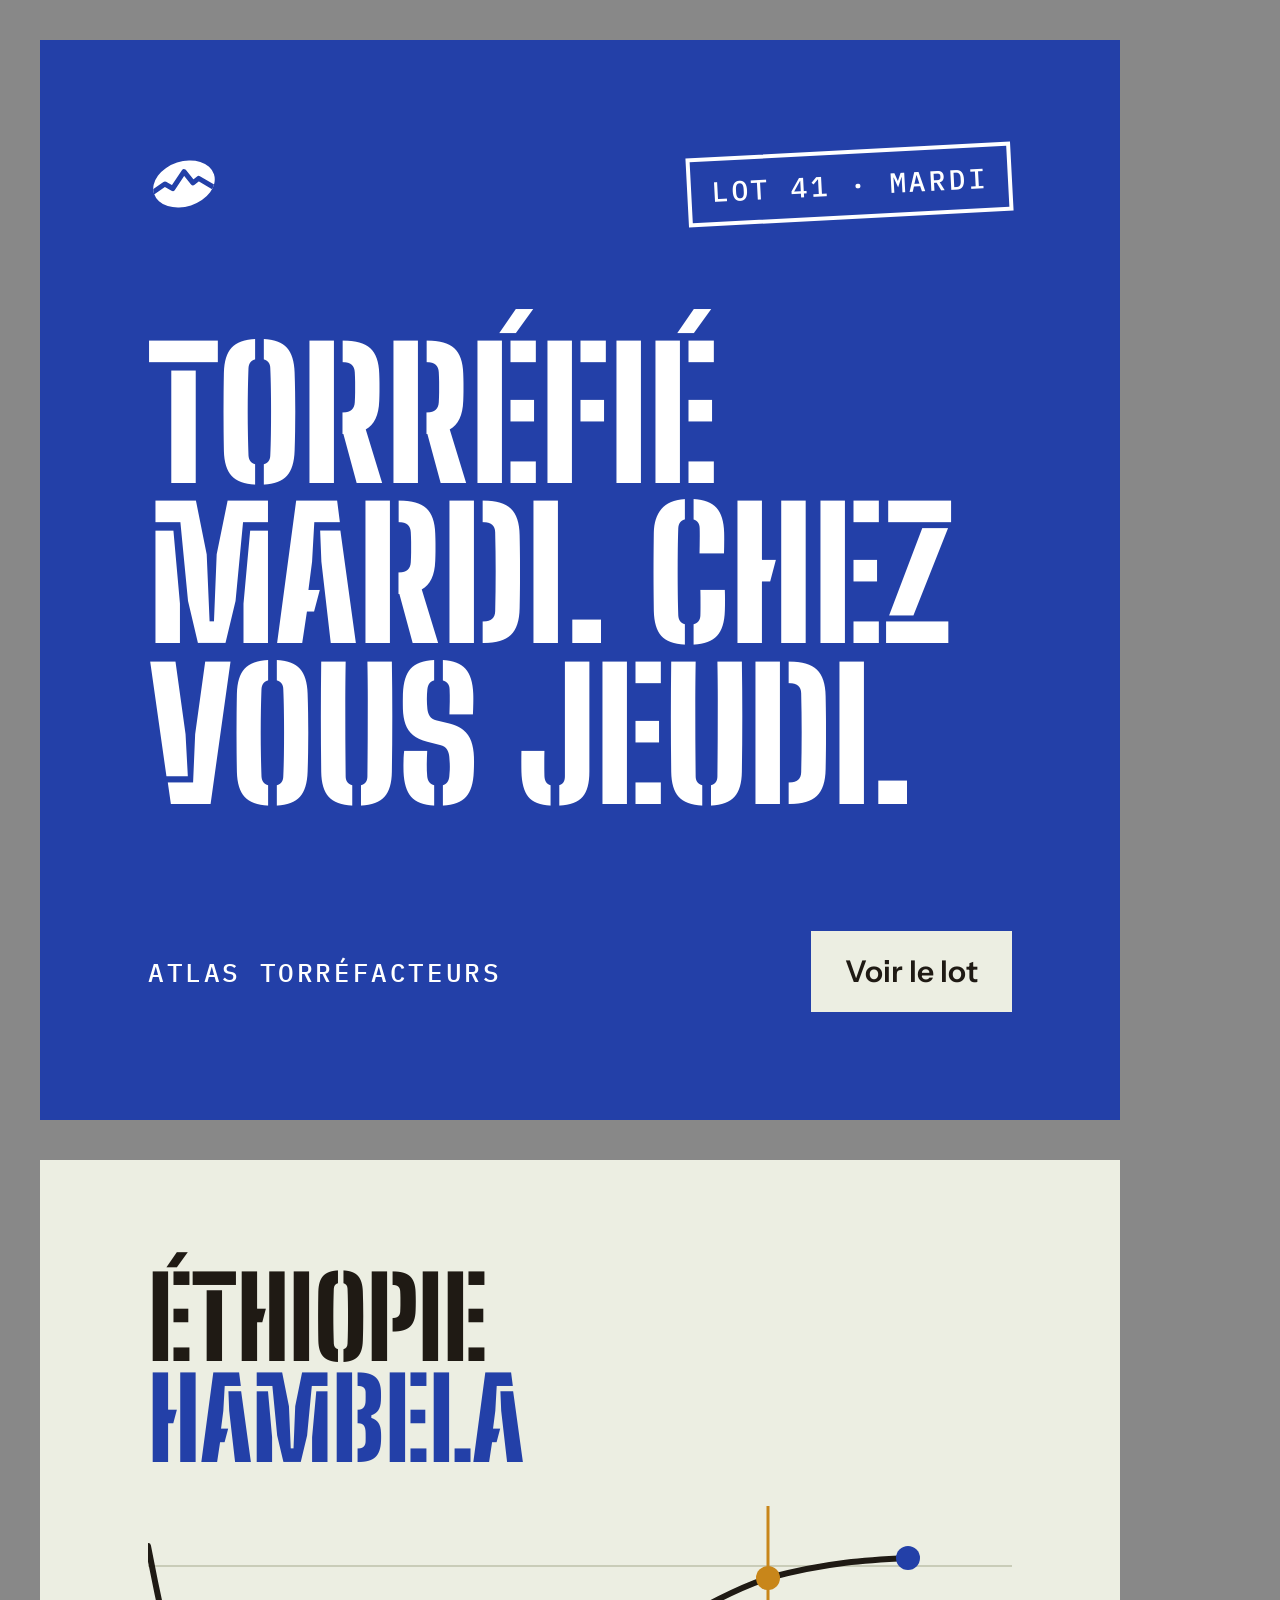
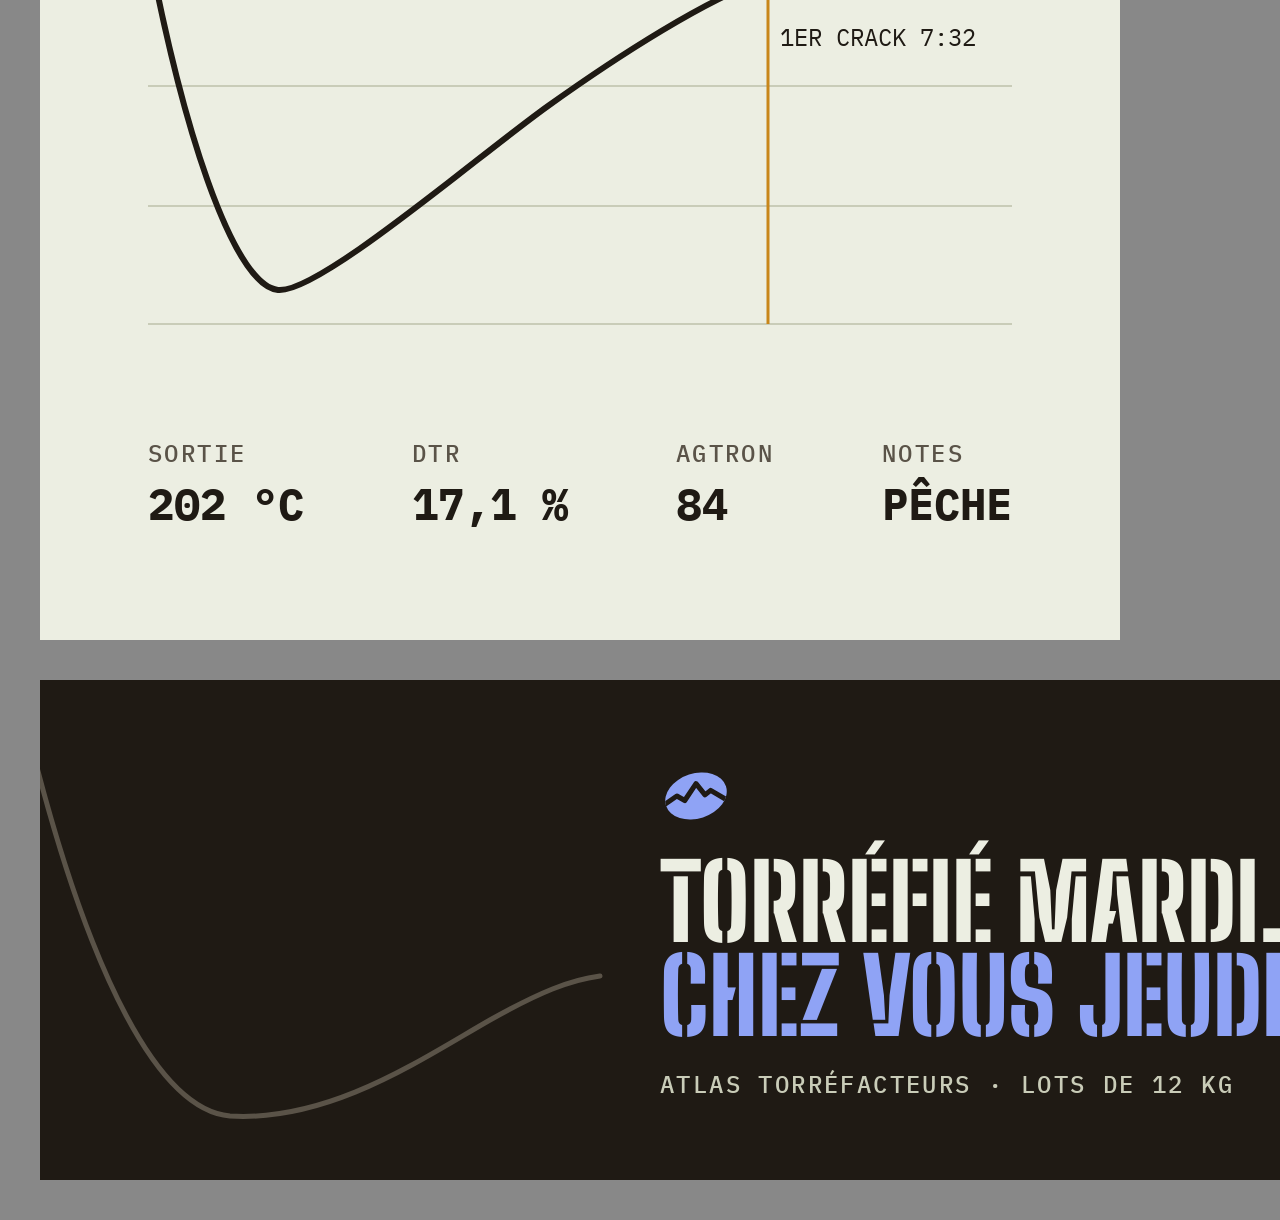
<file: atlas/assets/banners/lancement/banners.html>
<!DOCTYPE html>
<html lang="fr">
<head>
<meta charset="utf-8">
<title>Atlas — bannières de lancement</title>
<link rel="stylesheet" href="https://fonts.googleapis.com/css2?family=Big+Shoulders+Stencil:wght@800&family=IBM+Plex+Mono:wght@500&family=Instrument+Sans:wght@500;600&display=swap">
<link rel="stylesheet" href="../../design-tokens.css">
<style>
  /* Bannières de lancement — 3 directions : pochoir (bleu plein), courbe (fiche claire), en-tête X. */
  body { margin: 0; padding: 40px; display: grid; gap: 40px; justify-items: start; background: #888; }
  .banner { position: relative; overflow: hidden; font-family: var(--primitive-font-body); }
  .mono { font-family: var(--primitive-font-mono); font-weight: 500; letter-spacing: .1em; text-transform: uppercase; }
  .stencil { font-family: var(--primitive-font-display); font-weight: 800; text-transform: uppercase; line-height: .9; margin: 0; }
  .mark { width: 72px; height: 72px; flex-shrink: 0; }

  /* 1. Pochoir — Instagram 1080 × 1080 */
  #pochoir-1080x1080 { width: 1080px; height: 1080px; background: var(--color-primary); color: #fff; }
  #pochoir-1080x1080 .inner { position: absolute; inset: 108px; display: flex; flex-direction: column; justify-content: space-between; }
  #pochoir-1080x1080 h1 { font-size: 178px; }
  #pochoir-1080x1080 .row { display: flex; justify-content: space-between; align-items: center; font-size: 26px; }
  #pochoir-1080x1080 .stamp { border: 4px solid #fff; padding: 12px 20px; transform: rotate(-3deg); font-size: 28px; }
  #pochoir-1080x1080 .cta { background: var(--color-background); color: var(--color-foreground); padding: 22px 34px; font-size: 30px; font-weight: 600; font-family: var(--primitive-font-body); }

  /* 2. Courbe — Instagram 1080 × 1080 */
  #courbe-1080x1080 { width: 1080px; height: 1080px; background: var(--color-background); color: var(--color-foreground); }
  #courbe-1080x1080 .inner { position: absolute; inset: 108px; display: grid; grid-template-rows: auto 1fr auto; gap: 36px; }
  #courbe-1080x1080 h1 { font-size: 112px; }
  #courbe-1080x1080 h1 em { font-style: normal; color: var(--color-primary); }
  #courbe-1080x1080 .stats { display: flex; justify-content: space-between; font-size: 24px; color: var(--color-muted-foreground); }
  #courbe-1080x1080 .stats b { display: block; color: var(--color-foreground); font-size: 44px; letter-spacing: 0; margin-top: 6px; }

  /* 3. En-tête X 1500 × 500 — contenu à droite, la photo de profil masque le bas gauche */
  #entete-x-1500x500 { width: 1500px; height: 500px; background: var(--color-foreground); color: var(--color-background); }
  #entete-x-1500x500 svg.curve { position: absolute; left: 0; top: 0; }
  #entete-x-1500x500 .inner { position: absolute; right: 120px; top: 90px; bottom: 90px; width: 760px; display: flex; flex-direction: column; justify-content: center; gap: 24px; }
  #entete-x-1500x500 h1 { font-size: 104px; }
  #entete-x-1500x500 h1 em { font-style: normal; color: var(--primitive-color-cobalt-300); }
  #entete-x-1500x500 p { margin: 0; font-size: 24px; color: var(--primitive-color-roast-200); }
</style>
</head>
<body>

<svg width="0" height="0" style="position:absolute"><defs>
  <symbol id="mark" viewBox="0 0 64 64"><clipPath id="bc"><ellipse cx="32" cy="32" rx="28" ry="20" transform="rotate(-18 32 32)"/></clipPath>
    <ellipse cx="32" cy="32" rx="28" ry="20" transform="rotate(-18 32 32)" fill="var(--bean)"/>
    <g clip-path="url(#bc)"><path d="M2 41 L15 32 L22 36 L32 21 L40 31 L45 27 L62 37" fill="none" stroke="var(--crease)" stroke-width="4.5" stroke-linejoin="round" stroke-linecap="round"/></g></symbol>
</defs></svg>

<section class="banner" id="pochoir-1080x1080">
  <div class="inner">
    <div class="row"><svg class="mark" style="--bean:#fff;--crease:var(--color-primary)"><use href="#mark"/></svg><span class="stamp mono">Lot 41 · Mardi</span></div>
    <h1 class="stencil">Torréfié mardi. Chez vous jeudi.</h1>
    <div class="row"><span class="mono">Atlas Torréfacteurs</span><span class="cta">Voir le lot</span></div>
  </div>
</section>

<section class="banner" id="courbe-1080x1080">
  <div class="inner">
    <h1 class="stencil">Éthiopie<br><em>Hambela</em></h1>
    <svg viewBox="0 0 864 420" width="864" height="420" aria-hidden="true">
      <g stroke="var(--color-border)" stroke-width="2"><line x1="0" x2="864" y1="60" y2="60"/><line x1="0" x2="864" y1="180" y2="180"/><line x1="0" x2="864" y1="300" y2="300"/><line x1="0" x2="864" y1="418" y2="418"/></g>
      <path d="M0 40 C 40 250, 90 380, 130 384 C 170 388, 330 250, 400 200 C 470 150, 560 92, 620 72 C 680 56, 720 54, 760 52" fill="none" stroke="var(--color-foreground)" stroke-width="6" stroke-linecap="round"/>
      <line x1="620" x2="620" y1="0" y2="418" stroke="var(--color-accent)" stroke-width="3"/>
      <circle cx="620" cy="72" r="12" fill="var(--color-accent)"/>
      <circle cx="760" cy="52" r="12" fill="var(--color-primary)"/>
      <text x="632" y="140" font-family="IBM Plex Mono" font-size="24" fill="var(--color-foreground)">1ER CRACK 7:32</text>
    </svg>
    <div class="stats mono"><span>Sortie<b>202 °C</b></span><span>DTR<b>17,1 %</b></span><span>Agtron<b>84</b></span><span>Notes<b>Pêche</b></span></div>
  </div>
</section>

<section class="banner" id="entete-x-1500x500">
  <svg class="curve" viewBox="0 0 1500 500" width="1500" height="500" aria-hidden="true">
    <path d="M-10 60 C 50 300, 120 430, 190 436 C 290 442, 380 380, 450 340 C 500 312, 530 300, 560 296" fill="none" stroke="var(--primitive-color-roast-500)" stroke-width="5" stroke-linecap="round"/>
  </svg>
  <div class="inner">
    <svg class="mark" style="--bean:var(--primitive-color-cobalt-300);--crease:var(--color-foreground)"><use href="#mark"/></svg>
    <h1 class="stencil">Torréfié mardi. <em>Chez vous jeudi.</em></h1>
    <p class="mono">Atlas Torréfacteurs · Lots de 12 kg</p>
  </div>
</section>

</body>
</html>
</file>
<file: atlas/assets/design-tokens.css>
/* Design Tokens - Auto-generated */
/* Do not edit directly - modify tokens.json instead */

/* === PRIMITIVES === */
:root {
  --primitive-color-cobalt-100: #DCE2F6;
  --primitive-color-cobalt-300: #8FA3F5;
  --primitive-color-cobalt-600: #2340A8;
  --primitive-color-cobalt-800: #182E7E;
  --primitive-color-green-bean-100: #DDE2C4;
  --primitive-color-green-bean-300: #A9B56E;
  --primitive-color-green-bean-600: #6E7A3C;
  --primitive-color-crack-400: #E2A443;
  --primitive-color-crack-600: #C8861A;
  --primitive-color-roast-50: #F8F9F2;
  --primitive-color-roast-100: #ECEEE2;
  --primitive-color-roast-200: #C9CCB8;
  --primitive-color-roast-500: #5A5348;
  --primitive-color-roast-900: #1F1A14;
  --primitive-color-roast-950: #14110D;
  --primitive-color-white: #FFFFFF;
  --primitive-font-display: 'Big Shoulders Stencil', 'Arial Narrow', sans-serif;
  --primitive-font-body: 'Instrument Sans', 'Helvetica Neue', Arial, sans-serif;
  --primitive-font-mono: 'IBM Plex Mono', ui-monospace, Menlo, monospace;
  --primitive-spacing-1: 0.25rem;
  --primitive-spacing-2: 0.5rem;
  --primitive-spacing-3: 0.75rem;
  --primitive-spacing-4: 1rem;
  --primitive-spacing-6: 1.5rem;
  --primitive-spacing-8: 2rem;
  --primitive-spacing-12: 3rem;
  --primitive-spacing-16: 4rem;
  --primitive-spacing-24: 6rem;
  --primitive-radius-sm: 2px;
  --primitive-radius-md: 6px;
  --primitive-radius-pill: 999px;
}

/* === SEMANTIC === */
:root {
  --color-background: #ECEEE2;
  --color-surface: #F8F9F2;
  --color-foreground: #1F1A14;
  --color-muted-foreground: #5A5348;
  --color-border: #C9CCB8;
  --color-primary: #2340A8;
  --color-primary-hover: #182E7E;
  --color-primary-soft: #DCE2F6;
  --color-on-primary: #FFFFFF;
  --color-secondary: #6E7A3C;
  --color-secondary-soft: #DDE2C4;
  --color-accent: #C8861A;
}

/* === COMPONENTS === */
:root {
  --button-bg: #2340A8;
  --button-bg-hover: #182E7E;
  --button-fg: #FFFFFF;
  --button-radius: 2px;
  --card-bg: #F8F9F2;
  --card-border: #C9CCB8;
  --card-radius: 6px;
}
</file>
<file: luso/assets/styles.css>
/* Polices hébergées sur le site (aucune requête vers un serveur tiers). Licence SIL OFL 1.1, voir fonts/OFL.txt. */
@font-face { font-family: "Bricolage Grotesque"; font-style: normal; font-weight: 200 800; font-display: swap; src: url("fonts/bricolage-grotesque-latin-opsz-normal.woff2") format("woff2"); }
@font-face { font-family: "Instrument Sans"; font-style: normal; font-weight: 400 700; font-display: swap; src: url("fonts/instrument-sans-latin-wght-normal.woff2") format("woff2"); }
@font-face { font-family: "Fraunces"; font-style: normal; font-weight: 100 900; font-display: swap; src: url("fonts/fraunces-latin-opsz-normal.woff2") format("woff2"); }
@font-face { font-family: "Fraunces"; font-style: italic; font-weight: 100 900; font-display: swap; src: url("fonts/fraunces-latin-opsz-italic.woff2") format("woff2"); }
@font-face { font-family: "JetBrains Mono"; font-style: normal; font-weight: 100 800; font-display: swap; src: url("fonts/jetbrains-mono-latin-wght-normal.woff2") format("woff2"); }

/* Layout : agence numérique — promesse à gauche, maquette navigateur + mobile à droite ; services en grille 3 → 2 → 1 ; méthode en frise ; formules en 3 colonnes. Motif « carreau » (quarts de cercle) repris du logo. */
:root {
  --bg: #F5F6FA;
  --surface: #FFFFFF;
  --ink: #101733;
  --ink-soft: #4B5470;
  --line: #DCE0EB;
  --brand: #2443D6;
  --brand-ink: #FFFFFF;
  --tint: #E6EBFC;
  --sun: #F2AE3A;
  --sun-ink: #2A1B00;
  --shadow: 0 1px 2px rgba(16, 23, 51, .06), 0 18px 40px -18px rgba(16, 23, 51, .28);
  --display: "Bricolage Grotesque", "Avenir Next", "Segoe UI", system-ui, sans-serif;
  --body: "Instrument Sans", "Helvetica Neue", Arial, sans-serif;
  --mono: "JetBrains Mono", ui-monospace, "SFMono-Regular", Menlo, Consolas, monospace;
  --r-sm: 8px;
  --r-md: 14px;
  --r-lg: 22px;
  --ease: cubic-bezier(.2, .7, .2, 1);
}
@media (prefers-color-scheme: dark) {
  :root:not([data-theme="light"]) {
    --bg: #0B1022; --surface: #131A33; --ink: #EDF0FA; --ink-soft: #A2AAC4; --line: #28314F;
    --brand: #8299FF; --brand-ink: #0B1022; --tint: #1B2452; --sun: #F5C25B; --sun-ink: #2A1B00;
    --shadow: 0 1px 2px rgba(0, 0, 0, .3), 0 18px 44px -18px rgba(0, 0, 0, .7);
    color-scheme: dark;
  }
}
:root[data-theme="dark"] {
  --bg: #0B1022; --surface: #131A33; --ink: #EDF0FA; --ink-soft: #A2AAC4; --line: #28314F;
  --brand: #8299FF; --brand-ink: #0B1022; --tint: #1B2452; --sun: #F5C25B; --sun-ink: #2A1B00;
  --shadow: 0 1px 2px rgba(0, 0, 0, .3), 0 18px 44px -18px rgba(0, 0, 0, .7);
  color-scheme: dark;
}

*, *::before, *::after { box-sizing: border-box; }
html { scroll-behavior: smooth; scroll-padding-top: 84px; }
body {
  margin: 0;
  background: var(--bg);
  color: var(--ink);
  font-family: var(--body);
  font-size: 1.0625rem;
  line-height: 1.6;
  -webkit-font-smoothing: antialiased;
}
img, svg { max-width: 100%; display: block; }
a { color: inherit; }
button, input, select, textarea { font: inherit; color: inherit; }
h1, h2, h3 { font-family: var(--display); font-weight: 600; line-height: 1.08; margin: 0; text-wrap: balance; letter-spacing: -.02em; }
p, ul, ol, dl, dd { margin: 0; }
ul, ol { padding: 0; list-style: none; }
:focus-visible { outline: 2px solid var(--brand); outline-offset: 3px; border-radius: 4px; }
[hidden] { display: none !important; }
.sr-only { position: absolute; width: 1px; height: 1px; overflow: hidden; clip: rect(0 0 0 0); white-space: nowrap; }

.wrap { width: 100%; max-width: 1200px; margin-inline: auto; padding-inline: clamp(16px, 4vw, 40px); }
.section { padding-block: clamp(72px, 9vw, 120px); }
.eyebrow {
  display: inline-flex; align-items: center; gap: .5rem;
  font-family: var(--mono); font-size: .75rem; font-weight: 500; letter-spacing: .08em; text-transform: uppercase; color: var(--brand);
}
.eyebrow::before { content: ""; width: 10px; height: 10px; border-radius: 10px 0 0 0; background: var(--sun); }
.section-head { display: grid; gap: 1rem; max-width: 46rem; margin-bottom: clamp(40px, 5vw, 64px); }
.section-head h2 { font-size: clamp(2rem, 4.2vw, 3rem); }
.lead { font-size: 1.125rem; color: var(--ink-soft); max-width: 40rem; }

/* Boutons */
.btn {
  display: inline-flex; align-items: center; justify-content: center; gap: .5rem;
  min-height: 50px; padding: 0 1.4rem; border-radius: 999px; border: 1.5px solid transparent;
  font-weight: 600; font-size: 1rem; text-decoration: none; cursor: pointer;
  transition: background-color .2s var(--ease), color .2s var(--ease), border-color .2s var(--ease), transform .2s var(--ease);
}
.btn svg { width: 18px; height: 18px; transition: transform .2s var(--ease); }
.btn:hover svg { transform: translateX(3px); }
.btn-primary { background: var(--brand); color: var(--brand-ink); }
.btn-primary:hover { background: var(--ink); color: var(--bg); }
.btn-ghost { border-color: var(--line); color: var(--ink); background: var(--surface); }
.btn-ghost:hover { border-color: var(--ink); }

/* En-tête */
.site-header {
  position: sticky; top: env(safe-area-inset-top, 0px); z-index: 50;
  background: color-mix(in srgb, var(--bg) 86%, transparent);
  backdrop-filter: saturate(1.4) blur(12px); -webkit-backdrop-filter: saturate(1.4) blur(12px);
  border-bottom: 1px solid transparent; transition: border-color .2s var(--ease);
}
.site-header.scrolled { border-bottom-color: var(--line); }
.header-inner { display: flex; align-items: center; justify-content: space-between; gap: 1.5rem; min-height: 72px; }
.logo { display: inline-flex; align-items: center; gap: .6rem; text-decoration: none; font-family: var(--display); font-weight: 700; font-size: 1.6rem; letter-spacing: -.04em; }
.mark { width: 34px; height: 34px; flex: none; }
.mark .m-bg { fill: var(--brand); }
.mark .m-a { fill: var(--sun); }
.mark .m-b { fill: var(--brand-ink); }
.nav { display: flex; align-items: center; gap: 2rem; }
.nav-links { display: flex; gap: 1.75rem; }
.nav-links a { text-decoration: none; font-weight: 500; color: var(--ink-soft); transition: color .2s var(--ease); }
.nav-links a:hover { color: var(--ink); }
.nav .btn { min-height: 44px; font-size: .9375rem; }
.menu-toggle { display: none; width: 44px; height: 44px; border: 1px solid var(--line); border-radius: 12px; background: var(--surface); cursor: pointer; align-items: center; justify-content: center; }
.menu-toggle svg { width: 20px; height: 20px; }
@media (max-width: 880px) {
  .menu-toggle { display: inline-flex; }
  .nav {
    position: absolute; inset: 100% 0 auto 0; flex-direction: column; align-items: stretch; gap: 1rem;
    padding: 1rem clamp(16px, 4vw, 40px) 1.5rem; background: var(--bg); border-bottom: 1px solid var(--line);
  }
  .nav:not(.open) { display: none; }
  .nav-links { flex-direction: column; gap: 0; }
  .nav-links a { display: block; padding: .8rem 0; border-bottom: 1px solid var(--line); font-size: 1.0625rem; }
}

/* Hero */
.hero { padding-block: clamp(40px, 7vw, 96px) clamp(56px, 8vw, 104px); overflow: hidden; }
.hero-grid { display: grid; grid-template-columns: minmax(0, 1.05fr) minmax(0, 1fr); gap: clamp(40px, 6vw, 80px); align-items: center; }
.hero-copy { display: grid; gap: 1.5rem; justify-items: start; }
.hero h1 { font-size: clamp(2.5rem, 6vw, 4.4rem); letter-spacing: -.035em; }
.hero h1 em { font-style: normal; color: var(--brand); }
.hero .lead { font-size: clamp(1.0625rem, 1.6vw, 1.2rem); }
.hero-actions { display: flex; flex-wrap: wrap; gap: .75rem; }
.proof { display: flex; flex-wrap: wrap; gap: .5rem 1.25rem; font-size: .9375rem; color: var(--ink-soft); }
.proof li { display: inline-flex; align-items: center; gap: .45rem; }
.proof svg { width: 18px; height: 18px; color: var(--brand); flex: none; }

/* Maquettes */
.stage { position: relative; padding: 0 12% 128px 0; isolation: isolate; }
.stage::before {
  content: ""; position: absolute; inset: -8% -20% -4% 8%; z-index: -1; border-radius: var(--r-lg);
  background-image:
    radial-gradient(circle at 0 0, var(--tint) 0 22px, transparent 23px),
    radial-gradient(circle at 100% 100%, var(--tint) 0 22px, transparent 23px);
  background-size: 48px 48px;
  -webkit-mask-image: radial-gradient(ellipse at 60% 45%, #000 30%, transparent 72%);
          mask-image: radial-gradient(ellipse at 60% 45%, #000 30%, transparent 72%);
}
.browser {
  font-size: clamp(6px, 1.05vw, 11px);
  background: var(--surface); border: 1px solid var(--line); border-radius: var(--r-md); box-shadow: var(--shadow); overflow: hidden;
  animation: rise .8s var(--ease) both;
}
.browser-bar { display: flex; align-items: center; gap: .8em; padding: 1em 1.3em; border-bottom: 1px solid var(--line); }
.dots { display: flex; gap: .5em; }
.dots i { width: .9em; height: .9em; border-radius: 50%; background: var(--line); }
.url { flex: 1; font-family: var(--mono); font-size: 1em; color: var(--ink-soft); background: var(--bg); border-radius: 99px; padding: .35em 1.1em; white-space: nowrap; overflow: hidden; text-overflow: ellipsis; }
.page { padding: 1.8em 2.2em 2.4em; display: grid; gap: 2.2em; }
.p-nav { display: flex; align-items: center; gap: 1.4em; }
.p-logo { width: 2.4em; height: 2.4em; border-radius: .6em; background: var(--brand); }
.p-links { display: flex; gap: 1em; flex: 1; }
.p-links i, .bar { display: block; height: .8em; border-radius: 99px; background: var(--line); }
.p-links i { width: 4.5em; }
.pill { display: block; width: 8em; height: 2.6em; border-radius: 99px; background: var(--brand); }
.pill.sm { width: 6em; height: 2.2em; }
.p-hero { display: grid; grid-template-columns: 1.1fr 1fr; gap: 2em; align-items: center; }
.p-hero .txt { display: grid; gap: .9em; }
.bar.h { height: 2em; background: var(--ink); opacity: .85; }
.p-img {
  aspect-ratio: 4 / 3; border-radius: 1em; background-color: var(--tint);
  background-image:
    radial-gradient(circle at 0 0, var(--sun) 0 34%, transparent 35%),
    radial-gradient(circle at 100% 100%, var(--brand) 0 34%, transparent 35%);
  background-size: 50% 50%;
}
.p-cards { display: grid; grid-template-columns: repeat(3, 1fr); gap: 1.2em; }
.p-cards div { display: grid; gap: .7em; padding: 1.2em; border: 1px solid var(--line); border-radius: 1em; }
.p-cards b { width: 2.6em; height: 2.6em; border-radius: .8em; background: var(--tint); }

.phone {
  position: absolute; right: 0; bottom: 28px; width: 30%;
  font-size: clamp(5px, .8vw, 8.5px);
  background: var(--ink); border-radius: 3.6em; padding: .9em; box-shadow: var(--shadow);
  animation: rise .8s .15s var(--ease) both;
}
.screen { background: var(--surface); border-radius: 2.8em; overflow: hidden; display: grid; gap: 1.4em; padding: 2.4em 1.6em 1.4em; }
.s-top { display: flex; justify-content: space-between; align-items: center; }
.s-avatar { width: 3em; height: 3em; border-radius: 50%; background: var(--sun); }
.s-card { border-radius: 1.6em; padding: 1.6em; background: var(--brand); display: grid; gap: .8em; }
.s-card .bar { background: var(--brand-ink); opacity: .9; }
.s-card .bar.short { width: 55%; opacity: .55; }
.s-row { display: flex; gap: 1em; align-items: center; }
.s-row b { width: 3.6em; height: 3.6em; border-radius: 1em; background: var(--tint); flex: none; }
.s-row div { flex: 1; display: grid; gap: .6em; }
.s-tabs { display: flex; justify-content: space-around; padding-top: 1em; border-top: 1px solid var(--line); }
.s-tabs i { width: 1.6em; height: 1.6em; border-radius: .5em; background: var(--line); }
.s-tabs i:first-child { background: var(--brand); }

.lh {
  position: absolute; left: 5%; bottom: 0; width: min(330px, 66%);
  background: var(--surface); border: 1px solid var(--line); border-radius: var(--r-md); box-shadow: var(--shadow);
  padding: 14px 16px 12px; display: grid; gap: 10px;
  animation: rise .8s .3s var(--ease) both;
}
.lh-title { font-family: var(--mono); font-size: .6875rem; letter-spacing: .04em; color: var(--ink-soft); display: flex; justify-content: space-between; gap: .5rem; }
.gauges { display: grid; grid-template-columns: repeat(4, minmax(0, 1fr)); gap: 6px; text-align: center; }
.gauge { display: grid; justify-items: center; gap: 4px; }
.gauge svg { width: 100%; max-width: 56px; height: auto; transform: rotate(-90deg); }
.gauge .track { fill: none; stroke: var(--tint); stroke-width: 4; }
.gauge .val { fill: none; stroke: var(--brand); stroke-width: 4; stroke-linecap: round; stroke-dasharray: 100 100; animation: fill 1.4s .5s var(--ease) both; }
.gauge-wrap { position: relative; width: 100%; max-width: 56px; }
.gauge-wrap span { position: absolute; inset: 0; display: grid; place-items: center; font-family: var(--mono); font-weight: 500; font-size: .75rem; font-variant-numeric: tabular-nums; }
.gauge small { font-size: .625rem; line-height: 1.2; color: var(--ink-soft); }

@keyframes rise { from { transform: translateY(18px); opacity: 0; } to { transform: none; opacity: 1; } }
@keyframes fill { from { stroke-dashoffset: 100; } }

@media (max-width: 960px) {
  .hero-grid { grid-template-columns: minmax(0, 1fr); }
  .stage { max-width: 620px; }
}

/* Technologies */
.stack { border-block: 1px solid var(--line); padding-block: 22px; }
.stack-inner { display: flex; flex-wrap: wrap; align-items: center; gap: .75rem 2rem; }
.stack-label { font-size: .875rem; color: var(--ink-soft); }
.stack ul { display: flex; flex-wrap: wrap; gap: .5rem 1.75rem; font-family: var(--mono); font-size: .9375rem; color: var(--ink); }

/* Services */
.services { display: grid; grid-template-columns: repeat(3, minmax(0, 1fr)); gap: 20px; }
.svc {
  display: flex; flex-direction: column; gap: 1rem; min-width: 0;
  padding: 28px; background: var(--surface); border: 1px solid var(--line); border-radius: var(--r-lg);
  transition: border-color .25s var(--ease), transform .25s var(--ease);
}
.svc:hover { border-color: var(--brand); transform: translateY(-3px); }
.svc-icon { width: 52px; height: 52px; border-radius: 16px 16px 16px 4px; display: grid; place-items: center; background: var(--tint); color: var(--brand); }
.svc-icon svg { width: 26px; height: 26px; }
.svc h3 { font-size: 1.5rem; }
.svc > p { color: var(--ink-soft); }
.svc ul { display: grid; gap: .5rem; font-size: .9688rem; }
.svc li { display: grid; grid-template-columns: 18px minmax(0, 1fr); gap: .6rem; align-items: start; }
.svc li svg { width: 18px; height: 18px; margin-top: .2em; color: var(--brand); }
.svc-foot { margin-top: auto; padding-top: 1rem; border-top: 1px dashed var(--line); display: flex; justify-content: space-between; gap: 1rem; font-size: .875rem; color: var(--ink-soft); }
.svc-foot b { font-family: var(--mono); font-weight: 500; color: var(--ink); font-variant-numeric: tabular-nums; }
@media (max-width: 1000px) { .services { grid-template-columns: repeat(2, minmax(0, 1fr)); } }
@media (max-width: 640px) { .services { grid-template-columns: minmax(0, 1fr); } .svc { padding: 24px; } }

/* Standards */
.standards-band { background: var(--surface); border-block: 1px solid var(--line); }
.standards { display: grid; grid-template-columns: repeat(3, minmax(0, 1fr)); gap: 40px 48px; }
.std { display: grid; gap: .5rem; align-content: start; padding-top: 20px; border-top: 2px solid var(--ink); min-width: 0; }
.std code { font-family: var(--mono); font-size: clamp(1.35rem, 2.2vw, 1.7rem); font-weight: 500; color: var(--brand); letter-spacing: -.02em; }
.std h3 { font-family: var(--body); font-size: 1.0625rem; font-weight: 600; letter-spacing: 0; }
.std p { color: var(--ink-soft); font-size: .9688rem; }
@media (max-width: 900px) { .standards { grid-template-columns: repeat(2, minmax(0, 1fr)); } }
@media (max-width: 560px) { .standards { grid-template-columns: minmax(0, 1fr); gap: 32px; } }

/* Méthode */
.steps { display: grid; grid-template-columns: repeat(5, minmax(0, 1fr)); gap: 24px; counter-reset: step; position: relative; }
.steps::before { content: ""; position: absolute; top: 22px; left: 22px; right: 22px; height: 2px; background: var(--line); }
.step { position: relative; display: grid; gap: .75rem; align-content: start; min-width: 0; }
.step-num {
  width: 46px; height: 46px; border-radius: 50%; display: grid; place-items: center;
  background: var(--bg); border: 2px solid var(--brand); color: var(--brand);
  font-family: var(--mono); font-weight: 500; font-size: .9375rem; position: relative;
}
.step:last-child .step-num { background: var(--brand); color: var(--brand-ink); }
.step h3 { font-size: 1.25rem; margin-top: .5rem; }
.step p { color: var(--ink-soft); font-size: .9688rem; }
.step .when { font-family: var(--mono); font-size: .8125rem; color: var(--ink); background: var(--tint); border-radius: 6px; padding: .2rem .55rem; justify-self: start; }
@media (max-width: 960px) {
  .steps { grid-template-columns: minmax(0, 1fr); gap: 32px; }
  .steps::before { top: 22px; bottom: 22px; left: 22px; right: auto; width: 2px; height: auto; }
  .step { grid-template-columns: 46px minmax(0, 1fr); column-gap: 20px; }
  .step > :not(.step-num) { grid-column: 2; }
  .step-num { grid-row: 1 / span 3; }
  .step h3 { margin-top: .6rem; }
}

/* Formules */
.pricing { display: grid; grid-template-columns: repeat(3, minmax(0, 1fr)); gap: 20px; align-items: stretch; }
.plan {
  display: flex; flex-direction: column; gap: 1.25rem; min-width: 0;
  padding: 32px 28px; border-radius: var(--r-lg); background: var(--surface); border: 1px solid var(--line);
}
.plan.featured { background: var(--ink); color: var(--bg); border-color: var(--ink); }
.plan-tag { font-family: var(--mono); font-size: .75rem; letter-spacing: .06em; text-transform: uppercase; color: var(--ink-soft); }
.plan.featured .plan-tag { color: var(--sun); }
.plan h3 { font-size: 1.6rem; }
.price { display: flex; align-items: baseline; flex-wrap: wrap; gap: .35rem; }
.price small { font-size: .9375rem; opacity: .75; }
.price strong { font-family: var(--display); font-size: 2.6rem; font-weight: 700; letter-spacing: -.03em; line-height: 1; font-variant-numeric: tabular-nums; }
.plan > p { opacity: .8; font-size: .9688rem; }
.plan ul { display: grid; gap: .6rem; font-size: .9688rem; padding-top: 1.25rem; border-top: 1px solid var(--line); }
.plan.featured ul { border-top-color: color-mix(in srgb, var(--bg) 22%, transparent); }
.plan li { display: grid; grid-template-columns: 18px minmax(0, 1fr); gap: .6rem; }
.plan li svg { width: 18px; height: 18px; margin-top: .2em; color: var(--brand); }
.plan.featured li svg { color: var(--sun); }
.plan .btn { margin-top: auto; }
.plan.featured .btn-primary { background: var(--sun); color: var(--sun-ink); }
.plan.featured .btn-primary:hover { background: var(--bg); color: var(--ink); }
.care {
  margin-top: 20px; display: flex; flex-wrap: wrap; align-items: center; justify-content: space-between; gap: 1rem 2rem;
  padding: 24px 28px; border-radius: var(--r-lg); border: 1px dashed var(--brand); background: var(--tint);
}
.care div { display: grid; gap: .25rem; min-width: 0; flex: 1 1 22rem; }
.care h3 { font-size: 1.25rem; }
.care p { color: var(--ink-soft); font-size: .9688rem; }
.care strong { font-family: var(--display); font-size: 1.6rem; white-space: nowrap; }
.care strong small { font-family: var(--body); font-size: .9375rem; font-weight: 500; color: var(--ink-soft); }
.note { margin-top: 16px; font-size: .875rem; color: var(--ink-soft); }
@media (max-width: 960px) { .pricing { grid-template-columns: minmax(0, 1fr); max-width: 560px; } .care, .note { max-width: 560px; } }

/* FAQ */
.faq-grid { display: grid; grid-template-columns: minmax(0, .8fr) minmax(0, 1.2fr); gap: clamp(32px, 6vw, 80px); align-items: start; }
.faq-grid .section-head { margin-bottom: 0; position: sticky; top: 104px; }
.faq details { border-bottom: 1px solid var(--line); }
.faq details:first-child { border-top: 1px solid var(--line); }
.faq summary {
  list-style: none; cursor: pointer; display: flex; justify-content: space-between; align-items: center; gap: 1rem;
  padding: 1.25rem 0; font-weight: 600; font-size: 1.0938rem;
}
.faq summary::-webkit-details-marker { display: none; }
.faq summary .plus { width: 28px; height: 28px; flex: none; border-radius: 50%; border: 1px solid var(--line); display: grid; place-items: center; transition: transform .25s var(--ease), background-color .2s var(--ease); }
.faq summary .plus svg { width: 14px; height: 14px; }
.faq details[open] summary .plus { transform: rotate(45deg); background: var(--tint); }
.faq details p { padding: 0 2.75rem 1.4rem 0; color: var(--ink-soft); }
@media (max-width: 860px) { .faq-grid { grid-template-columns: minmax(0, 1fr); } .faq-grid .section-head { position: static; } .faq details p { padding-right: 0; } }

/* Contact */
.contact-band { background: var(--brand); color: var(--brand-ink); position: relative; overflow: hidden; isolation: isolate; }
.contact-band::before {
  content: ""; position: absolute; inset: 0; z-index: -1; opacity: .12;
  background-image:
    radial-gradient(circle at 0 0, var(--brand-ink) 0 22px, transparent 23px),
    radial-gradient(circle at 100% 100%, var(--brand-ink) 0 22px, transparent 23px);
  background-size: 48px 48px;
  -webkit-mask-image: linear-gradient(90deg, #000, transparent 55%);
          mask-image: linear-gradient(90deg, #000, transparent 55%);
}
.contact-grid { display: grid; grid-template-columns: minmax(0, .9fr) minmax(0, 1.1fr); gap: clamp(32px, 6vw, 80px); align-items: start; }
.contact-copy { display: grid; gap: 1.25rem; }
.contact-copy .eyebrow { color: var(--brand-ink); }
.contact-copy h2 { font-size: clamp(2.2rem, 4.6vw, 3.4rem); }
.contact-copy > p { font-size: 1.125rem; opacity: .9; max-width: 32rem; }
.contact-points { display: grid; gap: .75rem; margin-top: .5rem; }
.contact-points li { display: flex; gap: .7rem; align-items: center; }
.contact-points svg { width: 20px; height: 20px; flex: none; color: var(--sun); }
.mail { display: flex; flex-wrap: wrap; align-items: center; gap: .5rem .75rem; margin-top: .75rem; padding: 14px 16px; border-radius: var(--r-md); border: 1px solid color-mix(in srgb, var(--brand-ink) 35%, transparent); }
.mail span { font-size: .875rem; opacity: .8; width: 100%; }
.mail a { font-family: var(--mono); font-size: 1.0625rem; text-decoration: none; word-break: break-all; }
.mail button { margin-left: auto; border: 0; border-radius: 99px; padding: .4rem .9rem; font-size: .875rem; font-weight: 600; background: var(--brand-ink); color: var(--brand); cursor: pointer; }

.form { background: var(--surface); color: var(--ink); border-radius: var(--r-lg); padding: clamp(24px, 3.5vw, 36px); box-shadow: var(--shadow); display: grid; gap: 18px; min-width: 0; }
.form-row { display: grid; grid-template-columns: repeat(2, minmax(0, 1fr)); gap: 18px; }
.field { display: grid; gap: 6px; min-width: 0; }
.field label { font-size: .9375rem; font-weight: 600; }
.field label small { font-weight: 400; color: var(--ink-soft); }
.field input, .field select, .field textarea {
  width: 100%; min-height: 48px; padding: .7rem .9rem; border-radius: 10px; border: 1.5px solid var(--line); background: var(--bg);
  transition: border-color .2s var(--ease), background-color .2s var(--ease);
}
.field textarea { min-height: 128px; resize: vertical; }
.field input:focus, .field select:focus, .field textarea:focus { outline: none; border-color: var(--brand); background: var(--surface); }
.field input:user-invalid, .field textarea:user-invalid, .field select:user-invalid { border-color: #D9483B; }
.chips { display: flex; flex-wrap: wrap; gap: 8px; border: 0; padding: 0; margin: 0; min-width: 0; }
.chips legend { font-size: .9375rem; font-weight: 600; margin-bottom: 8px; padding: 0; }
.chip input { position: absolute; opacity: 0; pointer-events: none; }
.chip span { display: inline-flex; align-items: center; min-height: 40px; padding: 0 .95rem; border-radius: 99px; border: 1.5px solid var(--line); font-size: .9375rem; cursor: pointer; transition: all .2s var(--ease); }
.chip input:checked + span { background: var(--brand); border-color: var(--brand); color: var(--brand-ink); }
.chip input:focus-visible + span { outline: 2px solid var(--brand); outline-offset: 2px; }
.form .btn { justify-self: start; }
.form-status { font-size: .9375rem; color: var(--ink); }
.form-status b { color: var(--ink); font-weight: 600; }
@media (max-width: 900px) { .contact-grid { grid-template-columns: minmax(0, 1fr); } }
@media (max-width: 560px) { .form-row { grid-template-columns: minmax(0, 1fr); } }

/* Pied de page */
.footer { padding-block: 48px 40px; }
.footer-grid { display: flex; flex-wrap: wrap; justify-content: space-between; gap: 2rem; align-items: flex-start; }
.footer p { color: var(--ink-soft); font-size: .9375rem; max-width: 22rem; margin-top: .75rem; }
.footer nav ul { display: flex; flex-wrap: wrap; gap: .5rem 1.5rem; }
.footer nav a { text-decoration: none; color: var(--ink-soft); }
.footer nav a:hover { color: var(--ink); }
.legal { margin-top: 36px; padding-top: 20px; border-top: 1px solid var(--line); display: flex; flex-wrap: wrap; justify-content: space-between; gap: .5rem 1.5rem; font-size: .875rem; color: var(--ink-soft); }

/* Mentions RGPD du formulaire */
.form-hint { font-size: .875rem; color: var(--ink-soft); }
.form-status:empty { display: none; }
.form-status { padding: 12px 14px; border-radius: 10px; border: 1px solid var(--line); background: var(--bg); }
.form-status.is-success { border-color: color-mix(in srgb, #1F9D55 55%, transparent); background: color-mix(in srgb, #1F9D55 12%, var(--surface)); }
.form-status.is-error { border-color: color-mix(in srgb, #D9483B 55%, transparent); background: color-mix(in srgb, #D9483B 10%, var(--surface)); }
.form .btn:disabled { opacity: .7; cursor: progress; }
.hp { position: absolute; left: -10000px; width: 1px; height: 1px; overflow: hidden; }
.form-notice { font-size: .8125rem; line-height: 1.55; color: var(--ink-soft); padding-top: 16px; border-top: 1px solid var(--line); }
.form-notice a { color: var(--brand); font-weight: 600; }
.legal-links { display: flex; flex-wrap: wrap; gap: .5rem 1.25rem; }
.legal-links a { color: var(--ink-soft); }
.legal-links a:hover { color: var(--ink); }

/* Pages légales */
.doc-header .header-inner { min-height: 72px; }
.doc-header .btn { min-height: 44px; font-size: .9375rem; }
.doc-page { padding-block: clamp(40px, 6vw, 80px) clamp(64px, 8vw, 104px); }
.doc { max-width: 46rem; display: grid; gap: 1rem; }
.doc h1 { font-size: clamp(2.2rem, 5vw, 3.2rem); margin-top: .5rem; }
.doc .updated { font-family: var(--mono); font-size: .8125rem; color: var(--ink-soft); }
.doc .intro { font-size: 1.125rem; color: var(--ink-soft); }
.doc h2 { font-size: clamp(1.35rem, 2.6vw, 1.7rem); margin-top: 2.25rem; padding-top: 1.75rem; border-top: 1px solid var(--line); scroll-margin-top: 96px; }
.doc h3 { font-family: var(--body); font-size: 1.0625rem; font-weight: 600; letter-spacing: 0; margin-top: .75rem; }
.doc p, .doc li, .doc dd { color: var(--ink); }
.doc a { color: var(--brand); }
.doc ul.bullets { display: grid; gap: .5rem; }
.doc ul.bullets li { position: relative; padding-left: 1.4rem; }
.doc ul.bullets li::before { content: ""; position: absolute; left: 0; top: .6em; width: 8px; height: 8px; border-radius: 8px 0 0 0; background: var(--brand); }
.doc .toc { display: grid; gap: .35rem; padding: 20px 24px; border: 1px solid var(--line); border-radius: var(--r-md); background: var(--surface); margin-top: .5rem; }
.doc .toc strong { font-family: var(--mono); font-size: .75rem; font-weight: 500; letter-spacing: .08em; text-transform: uppercase; color: var(--ink-soft); }
.doc .toc ol { display: grid; gap: .25rem; padding-left: 1.25rem; list-style: decimal; }
.doc dl.facts { display: grid; grid-template-columns: minmax(0, 13rem) minmax(0, 1fr); border: 1px solid var(--line); border-radius: var(--r-md); background: var(--surface); overflow: hidden; }
.doc dl.facts dt, .doc dl.facts dd { padding: 12px 16px; border-top: 1px solid var(--line); min-width: 0; overflow-wrap: anywhere; }
.doc dl.facts dt { font-weight: 600; font-size: .9375rem; color: var(--ink-soft); }
.doc dl.facts dt:first-of-type, .doc dl.facts dt:first-of-type + dd { border-top: 0; }
.table-scroll { overflow-x: auto; border: 1px solid var(--line); border-radius: var(--r-md); background: var(--surface); }
.doc table { width: 100%; border-collapse: collapse; font-size: .9375rem; min-width: 34rem; }
.doc th, .doc td { text-align: left; vertical-align: top; padding: 12px 16px; border-top: 1px solid var(--line); }
.doc thead th { border-top: 0; font-size: .8125rem; font-family: var(--mono); font-weight: 500; letter-spacing: .04em; text-transform: uppercase; color: var(--ink-soft); background: var(--tint); }
.doc .callout { padding: 16px 20px; border-radius: var(--r-md); background: var(--tint); }
mark.todo { background: color-mix(in srgb, var(--sun) 38%, transparent); color: var(--ink); padding: .05em .35em; border-radius: 4px; font-weight: 500; }
@media (max-width: 560px) { .doc dl.facts { grid-template-columns: minmax(0, 1fr); } .doc dl.facts dd { border-top: 0; padding-top: 0; } }

/* Démos */
.demos-band { padding-top: 0; }
.demos { display: grid; grid-template-columns: repeat(2, minmax(0, 1fr)); gap: 24px; }
.demo-card { display: grid; grid-template-rows: auto 1fr; text-decoration: none; color: var(--ink); background: var(--surface); border: 1px solid var(--line); border-radius: var(--r-lg); overflow: hidden; transition: border-color .25s var(--ease), transform .25s var(--ease); min-width: 0; }
.demo-card:hover { border-color: var(--brand); transform: translateY(-3px); }
.demo-card:hover .demo-link svg { transform: translateX(4px); }
.demo-body { display: grid; gap: .6rem; align-content: start; padding: 24px 28px 28px; }
.demo-type { font-family: var(--mono); font-size: .75rem; letter-spacing: .08em; text-transform: uppercase; color: var(--brand); }
.demo-body h3 { font-size: 1.5rem; }
.demo-body p { color: var(--ink-soft); }
.demo-link { display: inline-flex; align-items: center; gap: .5rem; font-weight: 600; color: var(--brand); margin-top: .4rem; }
.demo-link svg { width: 18px; height: 18px; transition: transform .2s var(--ease); }
.demos-band .note { margin-top: 20px; font-size: .9375rem; color: var(--ink-soft); }

/* Les aperçus reprennent l'identité du client fictif : couleurs fixes, identiques dans les deux thèmes. */
.demo-preview { position: relative; aspect-ratio: 16 / 10; max-width: 100%; overflow: hidden; display: grid; place-items: center; font-family: "Instrument Sans", var(--body); color: #1E2414; }
.dp-site { background: #E9ECDB; }
.mini-browser { width: 86%; font-size: clamp(6px, 1.05vw, 10.5px); background: #FBFBF6; border-radius: 1.2em; box-shadow: 0 1.6em 3em -1.4em rgba(30, 36, 20, .45); overflow: hidden; transform: translateY(8%); }
.mb-bar { display: flex; align-items: center; gap: .5em; padding: .8em 1.1em; background: #FFFFFF; border-bottom: 1px solid #DCDFCC; }
.mb-bar i { width: .8em; height: .8em; border-radius: 50%; background: #DCDFCC; }
.mb-bar span { margin-left: .8em; font-size: 1em; color: #5D6450; background: #F1F2EA; padding: .2em 1em; border-radius: 99px; }
.mb-page { padding: 1.2em 1.8em 1.8em; display: grid; gap: 1.4em; }
.mb-nav { display: flex; align-items: center; gap: 1.2em; }
.mb-nav b { font-family: "Fraunces", Georgia, serif; font-style: italic; font-size: 1.7em; font-weight: 600; flex: 1; }
.mb-nav span { width: 4em; height: .6em; border-radius: 99px; background: #DCDFCC; }
.mb-nav em { font-style: normal; font-weight: 600; background: #1E2414; color: #FBFBF6; padding: .4em 1.1em; border-radius: 99px; }
.mb-hero { display: grid; grid-template-columns: 1.2fr .8fr; gap: 1.5em; align-items: center; }
.mb-copy { display: grid; gap: .7em; justify-items: start; }
.mb-copy small { font-size: 1em; padding: .2em .8em; border-radius: 99px; border: 1px solid #DCDFCC; background: #FFFFFF; }
.mb-copy strong { font-family: "Fraunces", Georgia, serif; font-weight: 500; font-size: 2.6em; line-height: 1.02; letter-spacing: -.02em; }
.mb-copy strong em { color: #4E5D2B; }
.mb-btn { font-weight: 600; background: #1E2414; color: #FBFBF6; padding: .5em 1.2em; border-radius: 99px; }
.mb-hero svg { width: 100%; }
.mb-menu { display: grid; gap: .5em; padding-top: 1em; border-top: 1px solid #DCDFCC; }
.mb-menu span { display: flex; justify-content: space-between; gap: 1em; font-size: 1.1em; }
.mb-menu b { font-family: "Fraunces", Georgia, serif; font-weight: 500; }
.mb-menu i { font-style: normal; }

.dp-app { background: #4E5D2B; }
.dp-app::before { content: ""; position: absolute; right: -12%; top: -30%; width: 55%; aspect-ratio: 1; border-radius: 50%; background: #F3CF45; }
.mini-phone { position: relative; width: 36%; font-size: clamp(5px, .8vw, 8.5px); background: #14180D; padding: .9em; border-radius: 3.4em; transform: translateY(18%); box-shadow: 0 2em 4em -1.5em rgba(0, 0, 0, .5); }
.mp-screen { background: #FBFBF6; border-radius: 2.6em; padding: 2.4em 1.5em 0; display: grid; gap: .9em; }
.mp-screen > small { font-size: 1.1em; color: #5D6450; }
.mp-screen > strong { font-family: "Fraunces", Georgia, serif; font-weight: 500; font-size: 2.1em; line-height: 1; margin-top: -.4em; }
.mp-promo { background: #F3CF45; border-radius: 1.4em; padding: 1.2em; }
.mp-promo b { font-family: "Fraunces", Georgia, serif; font-weight: 500; font-size: 1.45em; line-height: 1.1; display: block; }
.mp-item { display: flex; align-items: center; gap: .9em; padding-block: .5em; border-bottom: 1px solid #DCDFCC; }
.mp-item i { width: 3.6em; height: 3.6em; border-radius: 50%; border: .35em solid #FFFFFF; box-shadow: 0 0 0 1px #DCDFCC; flex: none; }
.mp-item span { flex: 1; display: grid; }
.mp-item b { font-size: 1.15em; }
.mp-item em { font-style: normal; font-size: 1.05em; color: #5D6450; }
.mp-item u { text-decoration: none; width: 2.6em; height: 2.6em; border-radius: 50%; background: #1E2414; color: #FBFBF6; display: grid; place-items: center; font-weight: 700; font-size: 1.1em; }
.mp-cta { background: #1E2414; color: #FBFBF6; text-align: center; font-weight: 700; padding: 1em; border-radius: 1.2em; font-size: 1.15em; }
.mp-tabs { display: flex; justify-content: space-around; padding: 1em 0 1.4em; border-top: 1px solid #DCDFCC; }
.mp-tabs i { width: 1.8em; height: 1.8em; border-radius: .5em; background: #DCDFCC; }
.mp-tabs i:first-child { background: #4E5D2B; }
.mp-notif { position: absolute; left: 8%; top: 14%; z-index: 1; display: grid; gap: .1em; padding: .7em 1em; border-radius: 14px; background: #FFFFFF; color: #1E2414; font-size: clamp(.6875rem, 1.1vw, .8125rem); box-shadow: 0 12px 30px -10px rgba(0, 0, 0, .45); max-width: 46%; }
.mp-notif b { font-size: .9em; }
@media (max-width: 860px) { .demos { grid-template-columns: minmax(0, 1fr); } .mini-browser { font-size: clamp(5.5px, 1.9vw, 10.5px); } .mini-phone { font-size: clamp(5px, 1.5vw, 8.5px); } }

@media (prefers-reduced-motion: reduce) {
  html { scroll-behavior: auto; }
  *, *::before, *::after { animation: none !important; transition: none !important; }
}
</file>
